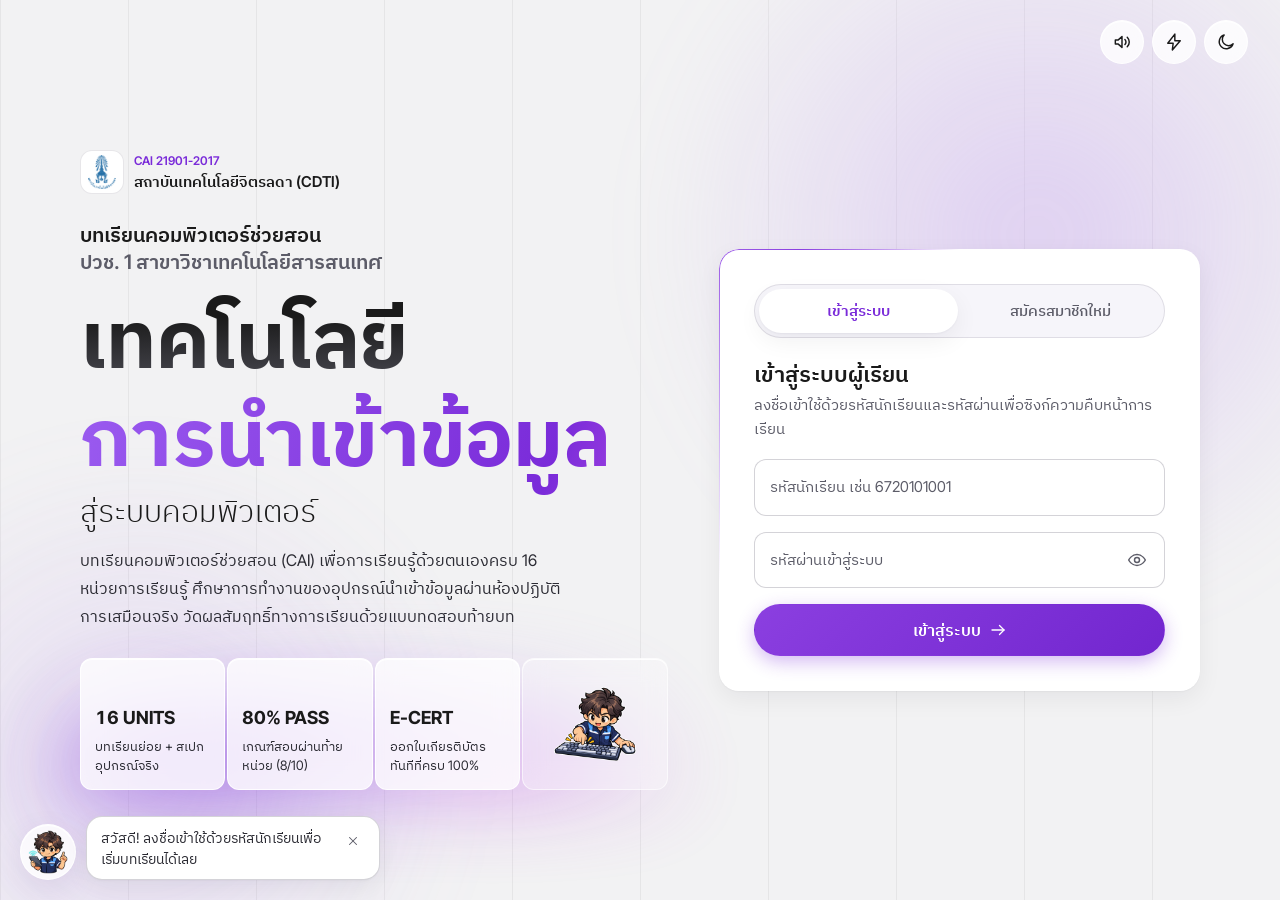
<file: index.html>
<!DOCTYPE html>
<html lang="th">
<head>
  <meta charset="UTF-8" />
  <meta name="viewport" content="width=device-width, initial-scale=1.0, viewport-fit=cover" />
  <meta http-equiv="Cache-Control" content="no-cache, no-store, must-revalidate" />
  <meta http-equiv="Pragma" content="no-cache" />
  <meta http-equiv="Expires" content="0" />
  <meta name="color-scheme" content="light dark" />
  <title>21901-2017 เทคโนโลยีการนำเข้าข้อมูลสู่ระบบคอมพิวเตอร์ | สถาบันเทคโนโลยีจิตรลดา</title>

  <!-- Fonts: Inter Tight (Latin), IBM Plex Sans Thai (Thai), IBM Plex Mono (code) -->
  <link rel="preconnect" href="https://fonts.googleapis.com" />
  <link rel="preconnect" href="https://fonts.gstatic.com" crossorigin />
  <link
    href="https://fonts.googleapis.com/css2?family=IBM+Plex+Mono:wght@400;500;600&family=IBM+Plex+Sans+Thai:wght@300;400;500;600;700&family=Inter+Tight:wght@300;400;500;600;700;800&display=swap"
    rel="stylesheet"
  />

  <link rel="icon" type="image/svg+xml" href="favicon.svg" />
  <link rel="alternate icon" type="image/x-icon" href="favicon.ico" />

  <link rel="stylesheet" href="css/tokens.css?v=5.4" />
  <link rel="stylesheet" href="css/base.css?v=5.4" />
  <link rel="stylesheet" href="css/layout.css?v=5.6" />
  <link rel="stylesheet" href="css/home.css?v=5.4" />
  <link rel="stylesheet" href="css/simulator.css?v=5.4" />
  <link rel="stylesheet" href="css/lessons.css?v=5.4" />
  <link rel="stylesheet" href="css/ean13.css?v=5.4" />
  <link rel="stylesheet" href="css/quiz.css?v=5.4" />
  <link rel="stylesheet" href="css/fx.css?v=5.4" />

  <!-- กำหนดธีมและโหมดการเคลื่อนไหวก่อนวาดหน้า เพื่อไม่ให้สีแฟลช -->
  <script>
    (function () {
      var root = document.documentElement;
      var theme = null;
      var motion = null;
      try {
        theme = localStorage.getItem("cdti_theme");
        motion = localStorage.getItem("cdti_motion_mode");
      } catch (e) {}
      if (theme !== "dark" && theme !== "light") {
        theme = window.matchMedia && window.matchMedia("(prefers-color-scheme: dark)").matches ? "dark" : "light";
      }
      root.setAttribute("data-theme", theme);
      var reduce = window.matchMedia && window.matchMedia("(prefers-reduced-motion: reduce)").matches;
      root.setAttribute("data-motion", motion === "reduced" || (!motion && reduce) ? "reduced" : "full");
    })();
  </script>
</head>
<body>

  <!-- ชุดไอคอน SVG ทั้งระบบ เรียกใช้ด้วย <use href="#icon-..."> -->
  <svg class="icon-sprite" xmlns="http://www.w3.org/2000/svg" aria-hidden="true" focusable="false">
    <symbol id="icon-sparkle-lg" viewBox="0 0 24 24">
      <path d="M12 1C12.8 7.6 16.4 11.2 23 12C16.4 12.8 12.8 16.4 12 23C11.2 16.4 7.6 12.8 1 12C7.6 11.2 11.2 7.6 12 1Z" />
    </symbol>
    <symbol id="icon-sparkle-sm" viewBox="0 0 24 24">
      <path d="M12 5.95C12.44 9.58 14.42 11.56 18.05 12C14.42 12.44 12.44 14.42 12 18.05C11.56 14.42 9.58 12.44 5.95 12C9.58 11.56 11.56 9.58 12 5.95Z" />
    </symbol>
    <symbol id="icon-sun" viewBox="0 0 24 24">
      <circle cx="12" cy="12" r="4" />
      <line x1="12" y1="2" x2="12" y2="4.5" />
      <line x1="12" y1="19.5" x2="12" y2="22" />
      <line x1="2" y1="12" x2="4.5" y2="12" />
      <line x1="19.5" y1="12" x2="22" y2="12" />
      <line x1="4.93" y1="4.93" x2="6.7" y2="6.7" />
      <line x1="17.3" y1="17.3" x2="19.07" y2="19.07" />
      <line x1="4.93" y1="19.07" x2="6.7" y2="17.3" />
      <line x1="17.3" y1="6.7" x2="19.07" y2="4.93" />
    </symbol>
    <symbol id="icon-moon" viewBox="0 0 24 24">
      <path d="M20.5 14.2A8.5 8.5 0 1 1 9.8 3.5A6.6 6.6 0 0 0 20.5 14.2Z" />
    </symbol>
    <symbol id="icon-book" viewBox="0 0 24 24">
      <path d="M12 6.5C10 5 7 4.5 3.5 5V18.5C7 18 10 18.5 12 20C14 18.5 17 18 20.5 18.5V5C17 4.5 14 5 12 6.5Z" />
      <line x1="12" y1="6.5" x2="12" y2="20" />
    </symbol>
    <symbol id="icon-clock" viewBox="0 0 24 24">
      <circle cx="12" cy="12" r="9" />
      <path d="M12 7V12L15.2 14" />
    </symbol>
    <symbol id="icon-check" viewBox="0 0 24 24">
      <circle cx="12" cy="12" r="9" />
      <path d="M8 12.3L10.7 15L16 9.5" />
    </symbol>
    <symbol id="icon-arrow-right" viewBox="0 0 24 24">
      <line x1="4" y1="12" x2="20" y2="12" />
      <path d="M14 6L20 12L14 18" />
    </symbol>
    <symbol id="icon-arrow-left" viewBox="0 0 24 24">
      <line x1="20" y1="12" x2="4" y2="12" />
      <path d="M10 6L4 12L10 18" />
    </symbol>
    <symbol id="icon-bookmark" viewBox="0 0 24 24">
      <path d="M7 3.5H17A1 1 0 0 1 18 4.5V21L12 16.5L6 21V4.5A1 1 0 0 1 7 3.5Z" />
    </symbol>
    <symbol id="icon-menu" viewBox="0 0 24 24">
      <line x1="4" y1="7" x2="20" y2="7" />
      <line x1="4" y1="12" x2="20" y2="12" />
      <line x1="4" y1="17" x2="20" y2="17" />
    </symbol>
    <symbol id="icon-close" viewBox="0 0 24 24">
      <line x1="6" y1="6" x2="18" y2="18" />
      <line x1="18" y1="6" x2="6" y2="18" />
    </symbol>
    <symbol id="icon-tick" viewBox="0 0 24 24">
      <path d="M5 12.5L9.5 17L19 7.5" />
    </symbol>
    <symbol id="icon-lock" viewBox="0 0 24 24">
      <rect x="4.5" y="10.5" width="15" height="10" rx="2" />
      <path d="M8 10.5V7.5A4 4 0 0 1 16 7.5V10.5" />
    </symbol>
    <symbol id="icon-user" viewBox="0 0 24 24">
      <circle cx="12" cy="8" r="4" />
      <path d="M4 20.5A8 8 0 0 1 20 20.5" />
    </symbol>
    <symbol id="icon-upload" viewBox="0 0 24 24">
      <line x1="12" y1="15" x2="12" y2="4" />
      <path d="M7.5 8.5L12 4L16.5 8.5" />
      <path d="M4 15V18.5A2 2 0 0 0 6 20.5H18A2 2 0 0 0 20 18.5V15" />
    </symbol>
    <symbol id="icon-download" viewBox="0 0 24 24">
      <line x1="12" y1="4" x2="12" y2="15" />
      <path d="M7.5 10.5L12 15L16.5 10.5" />
      <path d="M4 15V18.5A2 2 0 0 0 6 20.5H18A2 2 0 0 0 20 18.5V15" />
    </symbol>
    <symbol id="icon-eye" viewBox="0 0 24 24">
      <path d="M2 12C2 12 5.6 5.5 12 5.5C18.4 5.5 22 12 22 12C22 12 18.4 18.5 12 18.5C5.6 18.5 2 12 2 12Z" />
      <circle cx="12" cy="12" r="3" />
    </symbol>
    <symbol id="icon-sound-on" viewBox="0 0 24 24">
      <path d="M4 9.5H7.5L12 5.5V18.5L7.5 14.5H4Z" />
      <path d="M15.5 9A4.2 4.2 0 0 1 15.5 15" />
      <path d="M18.3 6.2A8.2 8.2 0 0 1 18.3 17.8" />
    </symbol>
    <symbol id="icon-sound-off" viewBox="0 0 24 24">
      <path d="M4 9.5H7.5L12 5.5V18.5L7.5 14.5H4Z" />
      <line x1="16" y1="9.5" x2="21" y2="14.5" />
      <line x1="21" y1="9.5" x2="16" y2="14.5" />
    </symbol>
    <symbol id="icon-motion" viewBox="0 0 24 24">
      <path d="M13 2.5L4.5 13.5H11L10 21.5L19.5 10.5H13Z" />
    </symbol>
    <symbol id="icon-home" viewBox="0 0 24 24">
      <path d="M3.5 10.5L12 3.5L20.5 10.5V19.5A1 1 0 0 1 19.5 20.5H15V14.5H9V20.5H4.5A1 1 0 0 1 3.5 19.5Z" />
    </symbol>
    <symbol id="icon-chart" viewBox="0 0 24 24">
      <line x1="6" y1="20" x2="6" y2="13" />
      <line x1="12" y1="20" x2="12" y2="4" />
      <line x1="18" y1="20" x2="18" y2="9" />
    </symbol>
    <symbol id="icon-zoom" viewBox="0 0 24 24">
      <circle cx="11" cy="11" r="7" />
      <line x1="16.2" y1="16.2" x2="21" y2="21" />
    </symbol>
    <symbol id="icon-play" viewBox="0 0 24 24">
      <path d="M7 4.5V19.5L19 12Z" />
    </symbol>
    <symbol id="icon-copy" viewBox="0 0 24 24">
      <rect x="8.5" y="8.5" width="12" height="12" rx="2" />
      <path d="M5.5 15.5H4.5A1 1 0 0 1 3.5 14.5V4.5A1 1 0 0 1 4.5 3.5H14.5A1 1 0 0 1 15.5 4.5V5.5" />
    </symbol>
    <symbol id="icon-alert" viewBox="0 0 24 24">
      <circle cx="12" cy="12" r="9" />
      <line x1="12" y1="7.5" x2="12" y2="13" />
      <line x1="12" y1="16.4" x2="12" y2="16.6" />
    </symbol>
    <symbol id="icon-info" viewBox="0 0 24 24">
      <circle cx="12" cy="12" r="9" />
      <line x1="12" y1="11" x2="12" y2="16.5" />
      <line x1="12" y1="7.4" x2="12" y2="7.6" />
    </symbol>
    <symbol id="icon-x-circle" viewBox="0 0 24 24">
      <circle cx="12" cy="12" r="9" />
      <line x1="9" y1="9" x2="15" y2="15" />
      <line x1="15" y1="9" x2="9" y2="15" />
    </symbol>
    <symbol id="icon-award" viewBox="0 0 24 24">
      <circle cx="12" cy="9" r="5.5" />
      <path d="M8.6 13.6L7 21L12 18.4L17 21L15.4 13.6" />
    </symbol>
    <symbol id="icon-logout" viewBox="0 0 24 24">
      <path d="M10 4H5.5A1 1 0 0 0 4.5 5V19A1 1 0 0 0 5.5 20H10" />
      <line x1="10" y1="12" x2="20.5" y2="12" />
      <path d="M16.5 8L20.5 12L16.5 16" />
    </symbol>
    <symbol id="icon-scan" viewBox="0 0 24 24">
      <path d="M4 8V5A1 1 0 0 1 5 4H8" />
      <path d="M16 4H19A1 1 0 0 1 20 5V8" />
      <path d="M20 16V19A1 1 0 0 1 19 20H16" />
      <path d="M8 20H5A1 1 0 0 1 4 19V16" />
      <line x1="3" y1="12" x2="21" y2="12" />
    </symbol>
    <symbol id="icon-timer" viewBox="0 0 24 24">
      <circle cx="12" cy="13.5" r="7.5" />
      <path d="M12 9.5V13.5L14.5 15.5" />
      <line x1="9.5" y1="2.5" x2="14.5" y2="2.5" />
    </symbol>
    <symbol id="icon-list" viewBox="0 0 24 24">
      <line x1="9" y1="6.5" x2="20" y2="6.5" />
      <line x1="9" y1="12" x2="20" y2="12" />
      <line x1="9" y1="17.5" x2="20" y2="17.5" />
      <circle cx="4.75" cy="6.5" r="0.75" />
      <circle cx="4.75" cy="12" r="0.75" />
      <circle cx="4.75" cy="17.5" r="0.75" />
    </symbol>
    <symbol id="icon-shuffle" viewBox="0 0 24 24">
      <path d="M3.5 7H7C9 7 10.2 8 11.3 9.8L12.7 14.2C13.8 16 15 17 17 17H20.5" />
      <path d="M3.5 17H7C8.3 17 9.3 16.5 10.1 15.6" />
      <path d="M13.9 8.4C14.7 7.5 15.7 7 17 7H20.5" />
      <path d="M18 4.5L20.5 7L18 9.5" />
      <path d="M18 14.5L20.5 17L18 19.5" />
    </symbol>
    <symbol id="icon-layers" viewBox="0 0 24 24">
      <path d="M12 3.5L21 8.5L12 13.5L3 8.5Z" />
      <path d="M3.5 12.5L12 17.2L20.5 12.5" />
      <path d="M3.5 16.3L12 21L20.5 16.3" />
    </symbol>
    <symbol id="icon-instagram" viewBox="0 0 24 24">
      <rect x="3.5" y="3.5" width="17" height="17" rx="5" />
      <circle cx="12" cy="12" r="4" />
      <circle cx="17.2" cy="6.8" r="0.8" />
    </symbol>
    <symbol id="icon-phone" viewBox="0 0 24 24">
      <path d="M5.5 4.5H9L10.8 9L8.5 10.6A11.2 11.2 0 0 0 13.4 15.5L15 13.2L19.5 15V18.5A1.5 1.5 0 0 1 18 20A14.5 14.5 0 0 1 4 6A1.5 1.5 0 0 1 5.5 4.5Z" />
    </symbol>
  </svg>

  <div class="page-backdrop" aria-hidden="true"></div>

  <div id="top-loading-bar" class="top-loading-bar" aria-hidden="true"></div>

  <!-- ========================================================================
       1. หน้าเข้าสู่ระบบและสมัครสมาชิก
       ======================================================================== -->
  <section id="auth-screen" class="auth-wrapper" aria-label="เข้าสู่ระบบ">
    <div class="auth-floating-actions" role="group" aria-label="ตั้งค่าเสียงและการแสดงผล">
      <button id="auth-sound-toggle-btn" type="button" class="icon-btn sound-toggle" aria-label="เปิดหรือปิดเสียงเอฟเฟกต์">
        <span class="icon-swap">
          <svg class="icon icon-sound-on" viewBox="0 0 24 24" aria-hidden="true"><use href="#icon-sound-on"></use></svg>
          <svg class="icon icon-sound-off" viewBox="0 0 24 24" aria-hidden="true"><use href="#icon-sound-off"></use></svg>
        </span>
      </button>
      <button id="auth-motion-toggle-btn" type="button" class="icon-btn motion-toggle-btn" aria-label="สลับโหมดลดแอนิเมชัน">
        <svg class="icon" viewBox="0 0 24 24" aria-hidden="true"><use href="#icon-motion"></use></svg>
      </button>
      <button id="auth-theme-toggle-btn" type="button" class="icon-btn theme-toggle" aria-label="สลับเป็นโหมดมืด">
        <span class="icon-swap">
          <svg class="icon icon-sun" viewBox="0 0 24 24" aria-hidden="true"><use href="#icon-sun"></use></svg>
          <svg class="icon icon-moon" viewBox="0 0 24 24" aria-hidden="true"><use href="#icon-moon"></use></svg>
        </span>
      </button>
    </div>

    <div class="auth-shell">
      <div class="auth-showcase">
        <div class="auth-logo-chip">
          <img src="cdti-logo.png" alt="โลโก้สถาบันเทคโนโลยีจิตรลดา" />
          <div>
            <span class="auth-logo-code">CAI 21901-2017</span>
            <span class="auth-logo-name">สถาบันเทคโนโลยีจิตรลดา (CDTI)</span>
          </div>
        </div>

        <div class="auth-showcase-copy">
          <p class="hero-kicker">
            <span>บทเรียนคอมพิวเตอร์ช่วยสอน</span>
            <span>ปวช. 1 สาขาวิชาเทคโนโลยีสารสนเทศ</span>
          </p>
          <h1 class="auth-title">
            <span class="auth-title-line ink-gradient">เทคโนโลยี</span>
            <span class="auth-title-line accent-gradient">การนำเข้าข้อมูล</span>
            <span class="auth-title-rest">สู่ระบบคอมพิวเตอร์</span>
          </h1>
          <p class="auth-lead">
            บทเรียนคอมพิวเตอร์ช่วยสอน (CAI) เพื่อการเรียนรู้ด้วยตนเองครบ 16 หน่วยการเรียนรู้ ศึกษาการทำงานของอุปกรณ์นำเข้าข้อมูลผ่านห้องปฏิบัติการเสมือนจริง วัดผลสัมฤทธิ์ทางการเรียนด้วยแบบทดสอบท้ายบท
          </p>
        </div>

        <div class="auth-glass-foot">
          <div class="auth-fog" aria-hidden="true"></div>
          <ul class="auth-spec-list">
            <li class="auth-spec-box">
              <span class="auth-spec-num">16 UNITS</span>
              <span class="auth-spec-text">บทเรียนย่อย + สเปกอุปกรณ์จริง</span>
            </li>
            <li class="auth-spec-box">
              <span class="auth-spec-num">80% PASS</span>
              <span class="auth-spec-text">เกณฑ์สอบผ่านท้ายหน่วย (8/10)</span>
            </li>
            <li class="auth-spec-box">
              <span class="auth-spec-num">E-CERT</span>
              <span class="auth-spec-text">ออกใบเกียรติบัตรทันทีที่ครบ 100%</span>
            </li>
            <li class="auth-spec-box auth-spec-box--mascot" aria-hidden="true">
              <img src="images/mascot/mascot-keyboard.png" alt="" class="mascot-sticker" />
            </li>
          </ul>
        </div>
      </div>

      <div class="auth-form-pane">
        <div class="segmented-tabs" role="group" aria-label="เลือกเข้าสู่ระบบหรือสมัครสมาชิก">
          <button id="tab-btn-login" type="button" class="segmented-tab-btn is-active">เข้าสู่ระบบ</button>
          <button id="tab-btn-register" type="button" class="segmented-tab-btn">สมัครสมาชิกใหม่</button>
        </div>

        <div class="auth-pane-head">
          <h2 id="auth-pane-heading">เข้าสู่ระบบผู้เรียน</h2>
          <p id="auth-pane-subtitle">ลงชื่อเข้าใช้ด้วยรหัสนักเรียนและรหัสผ่านเพื่อซิงก์ความคืบหน้าการเรียน</p>
        </div>

        <form id="login-form" class="form-stack" autocomplete="on">
          <div id="login-alert" class="form-alert is-error hidden" role="alert"></div>

          <div class="field-group">
            <div class="floating-field">
              <input id="login-student-id" type="text" class="input-control num-font" placeholder=" " autocomplete="username" required />
              <label for="login-student-id" class="floating-label">รหัสนักเรียน เช่น 6720101001</label>
            </div>
          </div>

          <div class="field-group">
            <div class="floating-field input-with-toggle">
              <input id="login-password" type="password" class="input-control" placeholder=" " autocomplete="current-password" required />
              <label for="login-password" class="floating-label">รหัสผ่านเข้าสู่ระบบ</label>
              <button type="button" class="pwd-toggle-btn" data-toggle-pwd="login-password" aria-label="แสดงรหัสผ่าน">
                <svg class="icon" viewBox="0 0 24 24" aria-hidden="true"><use href="#icon-eye"></use></svg>
              </button>
            </div>
          </div>

          <button id="login-submit-btn" type="submit" class="btn-primary btn-lg btn-block">
            <span>เข้าสู่ระบบ</span>
            <svg class="icon icon-nudge-right" viewBox="0 0 24 24" aria-hidden="true"><use href="#icon-arrow-right"></use></svg>
          </button>
        </form>

        <form id="register-form" class="form-stack hidden" autocomplete="off">
          <div id="register-alert" class="form-alert is-error hidden" role="alert"></div>

          <div class="field-group">
            <span class="field-label">รูปโปรไฟล์ผู้เรียน (บันทึกขึ้น Google Drive อัตโนมัติ)</span>
            <div class="avatar-upload-box">
              <div class="avatar-preview-frame">
                <svg id="reg-avatar-placeholder" class="icon" viewBox="0 0 24 24" aria-hidden="true"><use href="#icon-user"></use></svg>
                <img id="reg-avatar-preview-img" class="hidden" src="favicon.svg" alt="ตัวอย่างรูปโปรไฟล์" />
              </div>
              <div class="avatar-upload-meta">
                <label for="reg-avatar-input" class="btn-secondary btn-sm">
                  <svg class="icon" viewBox="0 0 24 24" aria-hidden="true"><use href="#icon-upload"></use></svg>
                  <span>เลือกรูปโปรไฟล์</span>
                </label>
                <input id="reg-avatar-input" type="file" accept="image/*" class="sr-only" />
                <p id="reg-avatar-filename" class="avatar-upload-note">รองรับไฟล์ .JPG, .PNG หรือ .WEBP (ระบบครอปจัตุรัสให้อัตโนมัติ)</p>
              </div>
            </div>
          </div>

          <div class="field-group">
            <div class="floating-field">
              <input id="reg-student-id" type="text" inputmode="numeric" pattern="[0-9]*" class="input-control num-font" placeholder=" " required />
              <label for="reg-student-id" class="floating-label">รหัสนักเรียน (ตัวเลขเท่านั้น) เช่น 6720101015</label>
            </div>
            <p class="field-hint">บังคับเฉพาะตัวเลข 0-9 เท่านั้น</p>
          </div>

          <div class="field-group">
            <div class="floating-field">
              <input id="reg-full-name" type="text" class="input-control" placeholder=" " required />
              <label for="reg-full-name" class="floating-label">ชื่อ-นามสกุลจริง (สำหรับพิมพ์ใบเกียรติบัตร)</label>
            </div>
          </div>

          <div class="dual-field-grid">
            <div class="field-group">
              <div class="floating-field input-with-toggle">
                <input id="reg-password" type="password" class="input-control" placeholder=" " autocomplete="new-password" required />
                <label for="reg-password" class="floating-label">รหัสผ่าน</label>
                <button type="button" class="pwd-toggle-btn" data-toggle-pwd="reg-password" aria-label="แสดงรหัสผ่าน">
                  <svg class="icon" viewBox="0 0 24 24" aria-hidden="true"><use href="#icon-eye"></use></svg>
                </button>
              </div>
            </div>
            <div class="field-group">
              <div class="floating-field">
                <input id="reg-confirm-password" type="password" class="input-control" placeholder=" " autocomplete="new-password" required />
                <label for="reg-confirm-password" class="floating-label">ยืนยันรหัสผ่าน</label>
              </div>
            </div>
          </div>
          <p class="field-hint">เงื่อนไขรหัสผ่าน: ความยาวอย่างน้อย 8 ตัวอักษร, มีตัวพิมพ์ใหญ่ (A-Z) อย่างน้อย 1 ตัว และอักขระพิเศษ (!@#$%^&amp;*) อย่างน้อย 1 ตัว</p>

          <button id="register-submit-btn" type="submit" class="btn-primary btn-lg btn-block">
            <span>สมัครสมาชิกและเริ่มเรียน</span>
            <svg class="icon icon-nudge-right" viewBox="0 0 24 24" aria-hidden="true"><use href="#icon-arrow-right"></use></svg>
          </button>
        </form>
      </div>
    </div>
  </section>

  <!-- ========================================================================
       2. ส่วนหลักหลังเข้าสู่ระบบ
       ======================================================================== -->
  <div id="app-shell" class="hidden">
    <div class="sticky-navbar">
      <header class="site-header">
        <div class="site-header-inner">
          <a id="navbar-brand-home" href="#home" class="brand-cluster" aria-label="กลับหน้าหลัก">
            <img src="cdti-logo.png" alt="" class="brand-logo" />
            <span class="brand-text">
              <span class="brand-code">CAI 21901-2017</span>
              <span class="brand-title">เทคโนโลยีการนำเข้าข้อมูลฯ</span>
            </span>
          </a>

          <nav class="nav-links" aria-label="เมนูหลัก">
            <button type="button" class="nav-btn is-active" data-nav-view="home" title="คีย์ลัด: กดปุ่ม 1">หน้าหลัก</button>
            <button type="button" class="nav-btn" data-nav-view="lessons" title="คีย์ลัด: กดปุ่ม 2">บทเรียน 16 หน่วย</button>
            <button type="button" class="nav-btn" data-nav-view="progress" title="คีย์ลัด: กดปุ่ม 3">ความคืบหน้า</button>
            <button type="button" class="nav-btn" data-nav-view="creator" title="คีย์ลัด: กดปุ่ม 4">ผู้จัดทำ</button>
          </nav>

          <div class="header-actions">
            <button id="sound-toggle-btn" type="button" class="icon-btn sound-toggle header-extra" aria-label="เปิดหรือปิดเสียงเอฟเฟกต์">
              <span class="icon-swap">
                <svg class="icon icon-sound-on" viewBox="0 0 24 24" aria-hidden="true"><use href="#icon-sound-on"></use></svg>
                <svg class="icon icon-sound-off" viewBox="0 0 24 24" aria-hidden="true"><use href="#icon-sound-off"></use></svg>
              </span>
            </button>
            <button id="motion-toggle-btn" type="button" class="icon-btn motion-toggle-btn header-extra" aria-label="สลับโหมดลดแอนิเมชัน">
              <svg class="icon" viewBox="0 0 24 24" aria-hidden="true"><use href="#icon-motion"></use></svg>
            </button>
            <button id="theme-toggle-btn" type="button" class="icon-btn theme-toggle" aria-label="สลับเป็นโหมดมืด">
              <span class="icon-swap">
                <svg class="icon icon-sun" viewBox="0 0 24 24" aria-hidden="true"><use href="#icon-sun"></use></svg>
                <svg class="icon icon-moon" viewBox="0 0 24 24" aria-hidden="true"><use href="#icon-moon"></use></svg>
              </span>
            </button>
            <button id="navbar-profile-btn" type="button" class="profile-trigger" aria-label="ข้อมูลบัญชีและเปลี่ยนรหัสผ่าน">
              <img id="navbar-avatar-img" src="favicon.svg" alt="" class="avatar-circle" />
              <span class="profile-trigger-meta">
                <span id="navbar-user-name" class="profile-trigger-name">ชื่อ-นามสกุล</span>
                <span id="navbar-user-id" class="profile-trigger-id">0000000000</span>
              </span>
            </button>
            <button id="toc-menu-btn" type="button" class="icon-btn toc-menu-btn" aria-label="เปิดสารบัญบทเรียน" aria-expanded="false" aria-controls="lesson-toc">
              <span class="icon-swap">
                <svg class="icon icon-menu" viewBox="0 0 24 24" aria-hidden="true"><use href="#icon-menu"></use></svg>
                <svg class="icon icon-close" viewBox="0 0 24 24" aria-hidden="true"><use href="#icon-close"></use></svg>
              </span>
            </button>
          </div>
        </div>
      </header>

      <nav class="mobile-nav-bar" aria-label="เมนูมือถือ">
        <button type="button" class="nav-btn is-active" data-nav-view="home">
          <svg class="icon" viewBox="0 0 24 24" aria-hidden="true"><use href="#icon-home"></use></svg>
          <span>หน้าหลัก</span>
        </button>
        <button type="button" class="nav-btn" data-nav-view="lessons">
          <svg class="icon" viewBox="0 0 24 24" aria-hidden="true"><use href="#icon-book"></use></svg>
          <span>บทเรียน</span>
        </button>
        <button type="button" class="nav-btn" data-nav-view="progress">
          <svg class="icon" viewBox="0 0 24 24" aria-hidden="true"><use href="#icon-chart"></use></svg>
          <span>ความคืบหน้า</span>
        </button>
        <button type="button" class="nav-btn" data-nav-view="creator">
          <svg class="icon" viewBox="0 0 24 24" aria-hidden="true"><use href="#icon-user"></use></svg>
          <span>ผู้จัดทำ</span>
        </button>
      </nav>

      <div class="scroll-progress-track" aria-hidden="true">
        <div id="scroll-progress-bar" class="scroll-progress-bar"></div>
      </div>
    </div>

    <main class="app-container">

      <!-- ==================================================================
           มุมมองที่ 1: หน้าแรก
           ================================================================== -->
      <section id="view-home" class="view-stack">

        <!-- A. Hero -->
        <div id="home-hero" class="hero">
          <div class="hero-glow" aria-hidden="true"></div>
          <div class="hero-sparkle-field" aria-hidden="true">
            <svg class="icon icon-fill f1" viewBox="0 0 24 24"><use href="#icon-sparkle-sm"></use></svg>
            <svg class="icon icon-fill f2" viewBox="0 0 24 24"><use href="#icon-sparkle-lg"></use></svg>
            <svg class="icon icon-fill f3" viewBox="0 0 24 24"><use href="#icon-sparkle-sm"></use></svg>
            <svg class="icon icon-fill f4" viewBox="0 0 24 24"><use href="#icon-sparkle-sm"></use></svg>
            <svg class="icon icon-fill f5" viewBox="0 0 24 24"><use href="#icon-sparkle-lg"></use></svg>
          </div>

          <div class="hero-top">
            <p class="hero-kicker">
              <span>เทคโนโลยีสารสนเทศ</span>
              <span>ปวช. 1 รหัสวิชา 21901-2017</span>
            </p>
            <p class="hero-welcome">
              <span class="hero-welcome-label">ผู้เรียน</span>
              <strong id="home-welcome-name">ผู้เรียน</strong>
            </p>
          </div>

          <h1 class="hero-title">
            <span class="hero-line hero-line-1">
              <span class="ink-gradient">เรียนรู้</span>
              <span class="hero-sparkles" aria-hidden="true">
                <svg class="icon icon-fill sparkle sparkle-lg" viewBox="0 0 24 24"><use href="#icon-sparkle-lg"></use></svg>
                <svg class="icon icon-fill sparkle sparkle-sm" viewBox="0 0 24 24"><use href="#icon-sparkle-sm"></use></svg>
              </span>
            </span>
            <span class="hero-line hero-line-2">
              <span class="accent-gradient">การนำเข้าข้อมูล</span>
              <span class="hero-aside">Input Technology</span>
            </span>
            <span class="sr-only">เทคโนโลยีการนำเข้าข้อมูลสู่ระบบคอมพิวเตอร์</span>
          </h1>

          <div class="hero-body">
            <p class="hero-lead">
              หลักสูตรประกาศนียบัตรวิชาชีพ (ปวช.) สาขาวิชาเทคโนโลยีสารสนเทศ รายวิชาเทคโนโลยีการนำเข้าข้อมูลสู่ระบบคอมพิวเตอร์ ปฏิบัติการเรียนรู้วงจร IPO อุปกรณ์นำเข้าข้อมูล สวิตช์กลไก เซนเซอร์ CMOS บาร์โค้ด 1D/2D
              การเข้ารหัสความปลอดภัย SSL/TLS คลื่นวิทยุ RFID ข้อมูลชีวมิติ การตรวจสอบ Check Digit ระบบจัดการฐานข้อมูล และการบีบอัดข้อมูลระดับฮาร์ดแวร์
            </p>

            <div class="hero-actions">
              <button id="home-cta-continue-btn" type="button" class="btn-primary btn-lg">
                <span data-label>เริ่มเรียนหน่วยที่ 1</span>
                <svg class="icon icon-nudge-right" viewBox="0 0 24 24" aria-hidden="true"><use href="#icon-arrow-right"></use></svg>
              </button>
              <button type="button" class="btn-secondary btn-lg" data-nav-view="progress">ตรวจสอบความคืบหน้า 16 หน่วย</button>
            </div>
          </div>

          <dl class="hero-facts">
            <div><dt>สถานศึกษา</dt><dd>โรงเรียนจิตรลดาวิชาชีพ สถาบันเทคโนโลยีจิตรลดา</dd></div>
            <div><dt>ผู้สอน</dt><dd>นายอนุพงศ์ พลายรักษา</dd></div>
            <div><dt>ปีการศึกษา</dt><dd class="num-font">2569</dd></div>
            <div><dt>หน่วยกิต</dt><dd>2 หน่วยกิต (3 ชม./สัปดาห์)</dd></div>
          </dl>

          <div class="hero-stats">
            <div class="hero-stat">
              <span class="hero-stat-label">หน่วยที่ผ่านเกณฑ์</span>
              <span id="home-metric-units" class="hero-stat-value">0 / 16</span>
              <span class="hero-stat-sub">เกณฑ์สอบผ่าน 80% ต่อหน่วย</span>
            </div>
            <div class="hero-stat">
              <span class="hero-stat-label">ความคืบหน้ารวม</span>
              <span id="home-metric-percent" class="hero-stat-value">0%</span>
              <span class="hero-stat-sub">ครบ 100% รับเกียรติบัตร</span>
            </div>
            <div class="hero-stat">
              <span class="hero-stat-label">คะแนนสะสมรวม</span>
              <span id="home-metric-score" class="hero-stat-value">0</span>
              <span class="hero-stat-sub">คะแนนรวมแบบทดสอบ 16 หน่วย</span>
            </div>
            <div class="hero-stat">
              <span class="hero-stat-label">เวลารวมที่ใช้</span>
              <span id="home-metric-time" class="hero-stat-value">00:00</span>
              <span class="hero-stat-sub">เวลาเรียนและทำแบบทดสอบรวม</span>
            </div>
            <div class="hero-stat-bar">
              <div id="home-progress-track" class="progress-track is-thin" role="progressbar" aria-label="ความคืบหน้ารวม" aria-valuemin="0" aria-valuemax="100" aria-valuenow="0">
                <div id="home-progress-fill" class="progress-fill"></div>
              </div>
            </div>
          </div>
        </div>

        <!-- A2. แถบหัวข้อเทคโนโลยีในรายวิชา -->
        <div class="tech-ticker" aria-label="เทคโนโลยีที่เรียนในรายวิชานี้">
          <div class="tech-ticker-track">
              <ul class="tech-ticker-list">
                <li><svg class="icon icon-fill" viewBox="0 0 24 24" aria-hidden="true"><use href="#icon-sparkle-sm"></use></svg><span>บาร์โค้ด EAN-13</span></li>
                <li><svg class="icon icon-fill" viewBox="0 0 24 24" aria-hidden="true"><use href="#icon-sparkle-sm"></use></svg><span>คิวอาร์โค้ด</span></li>
                <li><svg class="icon icon-fill" viewBox="0 0 24 24" aria-hidden="true"><use href="#icon-sparkle-sm"></use></svg><span>RFID และ NFC</span></li>
                <li><svg class="icon icon-fill" viewBox="0 0 24 24" aria-hidden="true"><use href="#icon-sparkle-sm"></use></svg><span>ชีวมิติ</span></li>
                <li><svg class="icon icon-fill" viewBox="0 0 24 24" aria-hidden="true"><use href="#icon-sparkle-sm"></use></svg><span>Data Validation</span></li>
                <li><svg class="icon icon-fill" viewBox="0 0 24 24" aria-hidden="true"><use href="#icon-sparkle-sm"></use></svg><span>Check Digit</span></li>
                <li><svg class="icon icon-fill" viewBox="0 0 24 24" aria-hidden="true"><use href="#icon-sparkle-sm"></use></svg><span>SSL/TLS</span></li>
                <li><svg class="icon icon-fill" viewBox="0 0 24 24" aria-hidden="true"><use href="#icon-sparkle-sm"></use></svg><span>SHA-256</span></li>
                <li><svg class="icon icon-fill" viewBox="0 0 24 24" aria-hidden="true"><use href="#icon-sparkle-sm"></use></svg><span>UTF-8</span></li>
                <li><svg class="icon icon-fill" viewBox="0 0 24 24" aria-hidden="true"><use href="#icon-sparkle-sm"></use></svg><span>การบีบอัดข้อมูล</span></li>
                <li><svg class="icon icon-fill" viewBox="0 0 24 24" aria-hidden="true"><use href="#icon-sparkle-sm"></use></svg><span>Power Query</span></li>
                <li><svg class="icon icon-fill" viewBox="0 0 24 24" aria-hidden="true"><use href="#icon-sparkle-sm"></use></svg><span>PromptPay</span></li>
              </ul>
          </div>
        </div>

        <!-- C. ตัวจำลองการนำเข้าข้อมูล + เกียรติบัตร -->
        <div class="home-panels">
          <section class="surface-card home-panel home-panel--simulator" aria-labelledby="sim-title">
            <div class="card-head">
              <div>
                <span class="eyebrow">Data Input Simulator</span>
                <h2 id="sim-title" class="card-title">ตัวจำลองการนำเข้าข้อมูล</h2>
              </div>
              <div class="btn-row">
                <span id="scanner-fps-badge" class="cyber-scanner-badge">OPTICAL 60FPS</span>
                <button id="scanner-scan-trigger-btn" type="button" class="btn-pixel-action" title="กดเพื่อจำลองการสแกนทันที">
                  <svg class="icon" viewBox="0 0 24 24" aria-hidden="true"><use href="#icon-scan"></use></svg>
                  <span>สแกนทันที</span>
                </button>
              </div>
            </div>
            <p class="card-desc">จำลองการสแกนและแปลงคลื่นกายภาพเป็นสัญญาณดิจิทัลส่งเข้าสู่บัสระบบคอมพิวเตอร์</p>

            <div id="hero-input-scanner" class="cyber-scanner-console is-embedded" data-ui="true">
              <!-- 4 Selectable Scanner Modes -->
              <div class="cyber-scanner-modes" role="group" aria-label="เลือกโหมดจำลองการสแกน">
                <button type="button" class="cyber-mode-btn is-active" data-scanner-mode="laser">
                  <span class="mode-led-indicator is-red"></span>
                  <span class="cyber-mode-text">
                    <strong class="num-font">[01] 1D LASER</strong>
                    <span>สแกนบาร์โค้ด</span>
                  </span>
                </button>
                <button type="button" class="cyber-mode-btn" data-scanner-mode="qr">
                  <span class="mode-led-indicator is-green"></span>
                  <span class="cyber-mode-text">
                    <strong class="num-font">[02] 2D QR CODE</strong>
                    <span>แมทริกซ์ 2 มิติ</span>
                  </span>
                </button>
                <button type="button" class="cyber-mode-btn" data-scanner-mode="rfid">
                  <span class="mode-led-indicator is-blue"></span>
                  <span class="cyber-mode-text">
                    <strong class="num-font">[03] RFID WAVE</strong>
                    <span>คลื่นวิทยุ 13.56M</span>
                  </span>
                </button>
                <button type="button" class="cyber-mode-btn" data-scanner-mode="bio">
                  <span class="mode-led-indicator is-purple"></span>
                  <span class="cyber-mode-text">
                    <strong class="num-font">[04] BIOMETRIC</strong>
                    <span>สแกนลายนิ้วมือ</span>
                  </span>
                </button>
              </div>

              <!-- Visual Interactive Chamber (Full-Height Stage) -->
              <div class="cyber-chamber-stage">
                <div class="cyber-target-frame" id="scanner-target-frame">
                  <!-- Dynamic Scanning Laser Beam -->
                  <div id="cyber-laser-beam" class="cyber-laser-beam"></div>

                  <!-- Target 1: 1D Barcode (Active by default) -->
                  <div class="cyber-target-item is-active" id="target-view-laser">
                    <div class="pixel-barcode-visual">
                      <div class="barcode-bars">
                        <span class="b-bar w1"></span><span class="b-bar w3"></span><span class="b-bar w2"></span>
                        <span class="b-bar w1"></span><span class="b-bar w4"></span><span class="b-bar w2"></span>
                        <span class="b-bar w1"></span><span class="b-bar w3"></span><span class="b-bar w1"></span>
                        <span class="b-bar w2"></span><span class="b-bar w4"></span><span class="b-bar w1"></span>
                        <span class="b-bar w3"></span><span class="b-bar w2"></span><span class="b-bar w1"></span>
                        <span class="b-bar w4"></span><span class="b-bar w2"></span><span class="b-bar w3"></span>
                        <span class="b-bar w1"></span><span class="b-bar w2"></span><span class="b-bar w4"></span>
                      </div>
                      <span class="barcode-num">8 850123 456789</span>
                    </div>
                    <span class="target-tech-pill"><span class="tech-dot is-red"></span>650nm RED LASER BEAM // EAN-13 BARCODE SCANNER</span>
                  </div>

                  <!-- Target 2: 2D QR Code -->
                  <div class="cyber-target-item" id="target-view-qr">
                    <div class="pixel-qr-visual">
                      <div class="qr-matrix-grid">
                        <div class="qr-finder-box f-tl"></div>
                        <div class="qr-finder-box f-tr"></div>
                        <div class="qr-finder-box f-bl"></div>
                      </div>
                      <span class="qr-caption">DENSO-WAVE 2D (33x33)</span>
                    </div>
                    <span class="target-tech-pill"><span class="tech-dot is-green"></span>2D AREA IMAGER // REED-SOLOMON ERROR CORRECTION (30%)</span>
                  </div>

                  <!-- Target 3: RFID Wave -->
                  <div class="cyber-target-item" id="target-view-rfid">
                    <div class="pixel-rfid-visual">
                      <div class="rfid-card-icon">
                        <span class="rfid-chip"></span>
                        <span class="rfid-label">EPC 96-BIT</span>
                      </div>
                      <div class="rfid-radar-rings">
                        <span class="rfid-wave-ring r1"></span>
                        <span class="rfid-wave-ring r2"></span>
                        <span class="rfid-wave-ring r3"></span>
                      </div>
                      <span class="rfid-freq">13.56 MHz // ISO 14443A</span>
                    </div>
                    <span class="target-tech-pill"><span class="tech-dot is-blue"></span>13.56MHz WIRELESS INDUCTION // CONTACTLESS SMART CARD</span>
                  </div>

                  <!-- Target 4: Biometric Fingerprint -->
                  <div class="cyber-target-item" id="target-view-bio">
                    <div class="pixel-bio-visual">
                      <div class="bio-fingerprint-core">
                        <span class="bio-ridge r-1"></span>
                        <span class="bio-ridge r-2"></span>
                        <span class="bio-ridge r-3"></span>
                        <span class="bio-minutiae p1"></span>
                        <span class="bio-minutiae p2"></span>
                        <span class="bio-minutiae p3"></span>
                      </div>
                      <span class="bio-status">MINUTIAE MATCH: 99.6%</span>
                    </div>
                    <span class="target-tech-pill"><span class="tech-dot is-purple"></span>500 DPI OPTICAL BIOMETRIC // RIDGE &amp; MINUTIAE VECTOR</span>
                  </div>
                </div>
              </div>
            </div>
          </section>

          <section class="surface-card home-panel home-panel--cert" aria-labelledby="cert-title">
            <div class="card-head">
              <div>
                <span class="eyebrow">E-Certificate</span>
                <h2 id="cert-title" class="card-title">เกียรติบัตรประจำรายวิชา</h2>
              </div>
              <span id="home-cert-status-pill" class="status-pill is-warn">รอปลดล็อก 100%</span>
            </div>
            <p class="card-desc">เกียรติบัตรรับรองสมรรถนะรายวิชา ออกโดยโรงเรียนจิตรลดาวิชาชีพ สถาบันเทคโนโลยีจิตรลดา</p>

            <div id="home-cert-frame-trigger" class="cert-canvas-frame is-clickable" role="button" tabindex="0" aria-label="คลิกเพื่อขยายดูตัวอย่างเกียรติบัตร">
              <canvas id="home-cert-preview-canvas" width="1600" height="1131"></canvas>
              <span class="cert-canvas-badge">
                <svg class="icon" viewBox="0 0 24 24" aria-hidden="true"><use href="#icon-zoom"></use></svg>
                <span>คลิกเพื่อขยายดูเกียรติบัตร</span>
              </span>
            </div>

            <p id="home-cert-caption" class="home-cert-caption">
              เรียนเนื้อหาและสอบผ่านเกณฑ์ร้อยละ 80 (8/10 คะแนน) ครบทั้ง 16 หน่วย เพื่อปลดล็อกปุ่มดาวน์โหลดเกียรติบัตรความละเอียดสูง
            </p>

            <div class="btn-row home-panel-foot">
              <button id="home-open-cert-modal-btn" type="button" class="btn-secondary">ขยายดูตัวอย่าง</button>
              <button id="home-cert-primary-btn" type="button" class="btn-primary">ดูเงื่อนไขการรับ</button>
            </div>
          </section>
        </div>

        <!-- B. Glass Grid + บทเรียนทั้งหมด -->
        <section class="glass-zone" aria-labelledby="home-lessons-title">
          <div class="glass-fog" aria-hidden="true"></div>
          <div id="home-glass-grid" class="glass-grid" aria-hidden="true"></div>

          <div class="glass-zone-content">
            <div class="glass-zone-head">
              <div>
                <h2 id="home-lessons-title" class="section-title">บทเรียนทั้งหมด</h2>
                <p class="glass-zone-desc">
                  โครงสร้างเนื้อหารายวิชา (Course Syllabus 16 หน่วย) อ้างอิงตามแผนการจัดการเรียนรู้รายวิชา 21901-2017 แบ่งออกเป็น 4 หมวดหลัก คลิกที่การ์ดหน่วยเพื่อเข้าสู่หน้าบทเรียน
                </p>
              </div>
              <button type="button" class="btn-secondary" data-nav-view="lessons">ดูหน้ารวมบทเรียนทั้งหมด</button>
            </div>

            <div id="home-syllabus-grid" class="syllabus-stack"></div>
          </div>
        </section>

        <!-- D. รูปแบบการเรียนรู้ -->
        <section class="plain-section" aria-labelledby="format-title">
          <div class="card-head">
            <div>
              <h2 id="format-title" class="card-title">รูปแบบการเรียนรู้และเกณฑ์การวัดผล</h2>
              <p class="card-desc">ออกแบบเส้นทางการเรียนเป็นลำดับขั้น เข้าใจง่าย และบันทึกสถิติลงฐานข้อมูลทันที</p>
            </div>
            <button type="button" class="btn-secondary" data-nav-view="progress">ดูความคืบหน้าการเรียน</button>
          </div>

          <ol class="learning-steps">
            <li class="learning-step-card">
              <span class="learning-step-num" aria-hidden="true">01</span>
              <span class="eyebrow">Bite-sized content</span>
              <h3>บทเรียนย่อยทีละสเต็ป (16 หน่วย)</h3>
              <p>แบ่งเนื้อหาแต่ละหน่วยออกเป็นสเต็ปสั้นๆ กดถัดไปทีละหัวข้อ อ่านสบายตา ไม่ยาวติดกันจนล้า</p>
            </li>
            <li class="learning-step-card">
              <span class="learning-step-num" aria-hidden="true">02</span>
              <span class="eyebrow">80% unit mastery</span>
              <h3>แบบทดสอบท้ายหน่วย หน่วยละ 10 ข้อ</h3>
              <p>ตรวจคำตอบทันทีพร้อมจับเวลา ต้องทำได้ตั้งแต่ 8 คะแนนขึ้นไป (80%) จึงจะนับว่าผ่านหน่วยการเรียนรู้นั้น</p>
            </li>
            <li class="learning-step-card">
              <span class="learning-step-num" aria-hidden="true">03</span>
              <span class="eyebrow">Online certification</span>
              <h3>รับเกียรติบัตรออนไลน์มาตรฐาน</h3>
              <p>เมื่อเรียนและสอบผ่านเกณฑ์ร้อยละ 80 ครบทั้ง 16 หน่วย ระบบจะปลดล็อกให้ดาวน์โหลดเกียรติบัตรทันที</p>
            </li>
          </ol>
        </section>
      </section>

      <!-- ==================================================================
           มุมมองที่ 2: บทเรียน (รายการ + หน้าอ่าน + แบบทดสอบท้ายหน่วย)
           ================================================================== -->
      <section id="view-lessons" class="view-stack hidden">
        <div id="lessons-directory-shell" class="view-stack">
          <div class="directory-head">
            <div>
              <span class="eyebrow">Learning path</span>
              <h1 class="section-title">บทเรียนออนไลน์ทั้ง 16 หน่วยการเรียนรู้</h1>
              <p class="card-desc">เลือกหน่วยการเรียนรู้เพื่อศึกษาเนื้อหาแบบ Bite-sized Steps และทำแบบทดสอบท้ายหน่วย 10 ข้อ (เกณฑ์ผ่าน 80%)</p>
            </div>

            <div id="lessons-module-filters" class="filter-pills-row" role="group" aria-label="กรองตามหมวดหมู่">
              <button type="button" class="filter-pill-btn is-active" data-module-filter="all">ทั้งหมด</button>
              <button type="button" class="filter-pill-btn" data-module-filter="1">หมวด 1: ข้อมูลดิบ &amp; อุปกรณ์</button>
              <button type="button" class="filter-pill-btn" data-module-filter="2">หมวด 2: บาร์โค้ด &amp; QR Code</button>
              <button type="button" class="filter-pill-btn" data-module-filter="3">หมวด 3: ความปลอดภัย &amp; ชีวมิติ</button>
              <button type="button" class="filter-pill-btn" data-module-filter="4">หมวด 4: ฐานข้อมูล &amp; แปลงรหัส</button>
            </div>
          </div>

          <div id="lessons-selected-unit-banner" class="surface-card selected-unit-banner"></div>

          <div id="lessons-units-grid" class="lesson-card-grid"></div>
        </div>

        <div id="lesson-workspace" class="lesson-workspace hidden"></div>
      </section>

      <!-- ==================================================================
           มุมมองที่ 3: ความคืบหน้าและเกียรติบัตร
           ================================================================== -->
      <section id="view-progress" class="view-stack hidden">
        <div class="surface-card">
          <div class="card-head">
            <div>
              <span class="eyebrow">Progress &amp; E-Certificate</span>
              <h1 class="section-title">ความคืบหน้าการเรียนและเกียรติบัตรประจำรายวิชา</h1>
              <p id="progress-summary-subtitle" class="card-desc">ผ่านเกณฑ์แล้ว 0 จาก 16 หน่วยการเรียนรู้</p>
            </div>
            <div class="progress-score">
              <span class="progress-score-label">ความคืบหน้ารวมสุทธิ</span>
              <span class="progress-ring">
                <svg viewBox="0 0 120 120" aria-hidden="true">
                  <circle class="progress-ring-track" cx="60" cy="60" r="52"></circle>
                  <circle id="progress-ring-arc" class="progress-ring-arc" cx="60" cy="60" r="52" pathLength="100" stroke-dasharray="0 100"></circle>
                </svg>
                <span id="progress-big-percent" class="progress-score-value">0%</span>
              </span>
            </div>
          </div>

          <div class="progress-track is-thick progress-main-track">
            <div id="progress-bar-fill" class="progress-fill"></div>
          </div>

          <dl class="progress-stats">
            <div>
              <dt>หน่วยที่สอบผ่านเกณฑ์ (80%)</dt>
              <dd id="progress-stat-units">0 / 16 หน่วย</dd>
            </div>
            <div>
              <dt>คะแนนแบบทดสอบรวม (เต็ม 160)</dt>
              <dd id="progress-stat-quiz">0 / 160 คะแนน</dd>
            </div>
            <div>
              <dt>เวลารวมที่ใช้ทำกิจกรรม</dt>
              <dd id="progress-stat-time">00:00 นาที</dd>
            </div>
          </dl>

          <div class="unit-map-wrap">
            <div class="unit-map-head">
              <span class="unit-map-title">แผนที่ความคืบหน้า 16 หน่วย</span>
              <span class="unit-map-legend">
                <span class="unit-map-key is-pass">ผ่านเกณฑ์</span>
                <span class="unit-map-key is-progress">กำลังเรียน</span>
                <span class="unit-map-key is-idle">ยังไม่เริ่ม</span>
              </span>
            </div>
            <div id="progress-unit-map" class="unit-map"></div>
          </div>

          <div id="progress-cert-gate-box" class="progress-cert-gate-box">
            <div class="cert-gate-info">
              <span class="mascot-plate" aria-hidden="true">
                <img src="images/mascot/mascot-cert.png" alt="" class="mascot-sticker" loading="lazy" />
              </span>
              <div>
                <div class="cert-gate-title-row">
                  <strong id="progress-cert-gate-title">สถานะเกียรติบัตร: ยังไม่ปลดล็อกการดาวน์โหลด</strong>
                  <span id="progress-cert-gate-pill" class="status-pill is-warn">ต้องผ่านครบ 16 หน่วย</span>
                </div>
                <p id="progress-cert-gate-desc">
                  ระบบบังคับให้เรียนเนื้อหาและทำแบบทดสอบท้ายหน่วยได้คะแนน 80% ขึ้นไปครบทั้ง 16 หน่วย (100%) ก่อนจึงจะสามารถกดดาวน์โหลดเกียรติบัตรได้
                </p>
              </div>
            </div>
            <div class="btn-row">
              <button id="progress-preview-cert-btn" type="button" class="btn-secondary">ดูตัวอย่างเกียรติบัตร</button>
              <button id="progress-download-cert-btn" type="button" class="btn-primary" disabled>
                <svg class="icon" viewBox="0 0 24 24" aria-hidden="true"><use href="#icon-download"></use></svg>
                <span>ดาวน์โหลดเกียรติบัตร (.PNG)</span>
              </button>
            </div>
          </div>
        </div>

        <div class="surface-card surface-card--flush">
          <div class="card-head progress-table-head">
            <div>
              <h2 class="card-title">ตารางสถานะการเรียนรู้รายหน่วย (ครบทั้ง 16 หน่วย)</h2>
              <p class="card-desc">แสดงคะแนนสูงสุดและเวลาที่เร็วที่สุดของแต่ละหน่วย เกณฑ์ผ่านคือ 8 / 10 คะแนน (80%)</p>
            </div>
            <div id="progress-status-filters" class="filter-pills-row" role="group" aria-label="กรองสถานะหน่วยเรียน">
              <button type="button" class="filter-pill-btn is-active" data-progress-filter="all">ทั้งหมด (16)</button>
              <button type="button" class="filter-pill-btn" data-progress-filter="passed">ผ่านเกณฑ์แล้ว</button>
              <button type="button" class="filter-pill-btn" data-progress-filter="pending">ยังไม่ผ่านเกณฑ์</button>
            </div>
          </div>

          <div class="clean-table-wrap">
            <table class="clean-table progress-table">
              <thead>
                <tr>
                  <th scope="col">หน่วยที่</th>
                  <th scope="col">หัวข้อหน่วยการเรียนรู้</th>
                  <th scope="col">การเรียนเนื้อหา</th>
                  <th scope="col" class="num">คะแนนสูงสุด</th>
                  <th scope="col" class="num">เวลาเร็วสุด</th>
                  <th scope="col">สถานะ</th>
                  <th scope="col" class="num">การดำเนินการ</th>
                </tr>
              </thead>
              <tbody id="progress-units-tbody"></tbody>
            </table>
          </div>
        </div>
      </section>

      <!-- ======== มุมมอง 4: ผู้จัดทำและครูผู้สอน ======== -->
      <section id="view-creator" class="view-stack hidden" aria-label="ผู้จัดทำและครูผู้สอน">
        <div class="surface-card creator-hero-card">
          <div class="creator-hero-grid">
            <div class="creator-portrait-col">
              <div class="creator-portrait-frame">
                <img
                  src="images/creator-anupong.jpg"
                  alt="นายอนุพงศ์ พลายรักษา (ครูอาร์ท) ครูผู้สอนและผู้จัดทำสื่อบทเรียนคอมพิวเตอร์ช่วยสอน"
                  class="creator-portrait-img"
                />
              </div>
              <div class="creator-school-chip">
                <img src="cdti-logo.png" alt="โลโก้สถาบันเทคโนโลยีจิตรลดา" class="creator-school-logo" />
                <div class="creator-school-meta">
                  <span class="creator-school-code">CDTI VOCATIONAL SCHOOL</span>
                  <span class="creator-school-name">โรงเรียนจิตรลดาวิชาชีพ</span>
                </div>
              </div>
            </div>

            <div class="creator-info-col">
              <p class="eyebrow">CREATOR &amp; COURSE INSTRUCTOR</p>
              <div class="creator-role-badges">
                <span class="creator-badge is-primary">ครูผู้สอนประจำรายวิชา</span>
                <span class="creator-badge">ผู้จัดทำและพัฒนาสื่อ CAI</span>
              </div>
              <h1 class="creator-name">
                นายอนุพงศ์ พลายรักษา
                <span class="creator-nickname">(ครูอาร์ท)</span>
              </h1>
              <p class="creator-affiliation">
                ครูผู้สอน สาขาวิชาเทคโนโลยีสารสนเทศ โรงเรียนจิตรลดาวิชาชีพ สถาบันเทคโนโลยีจิตรลดา
              </p>
              <p class="creator-bio">
                ครูผู้สอนและผู้พัฒนาสื่อบทเรียนคอมพิวเตอร์ช่วยสอน (CAI) เพื่อให้นักเรียน ปวช.1 เรียนรู้และทบทวนบทเรียนได้ด้วยตนเองทุกที่ทุกเวลา
              </p>

              <div class="creator-contact-section">
                <h2 class="creator-contact-heading">ช่องทางการติดต่อ</h2>
                <div class="creator-contact-grid">
                  <div class="creator-contact-card">
                    <a
                      href="https://www.instagram.com/mxlkuht/"
                      target="_blank"
                      rel="noopener noreferrer"
                      class="creator-contact-link"
                    >
                      <span class="creator-contact-icon" aria-hidden="true">
                        <svg class="icon" viewBox="0 0 24 24" aria-hidden="true"><use href="#icon-instagram"></use></svg>
                      </span>
                      <span class="creator-contact-text">
                        <span class="creator-contact-label">Instagram</span>
                        <span class="creator-contact-value num-font">@mxlkuht</span>
                      </span>
                    </a>
                    <button
                      type="button"
                      class="icon-btn creator-copy-btn"
                      data-copy-text="mxlkuht"
                      data-copy-label="Instagram"
                      aria-label="คัดลอกชื่อบัญชี Instagram"
                      title="คัดลอก mxlkuht"
                    >
                      <svg class="icon" viewBox="0 0 24 24" aria-hidden="true"><use href="#icon-copy"></use></svg>
                    </button>
                  </div>

                  <div class="creator-contact-card">
                    <a href="tel:0659206718" class="creator-contact-link">
                      <span class="creator-contact-icon" aria-hidden="true">
                        <svg class="icon" viewBox="0 0 24 24" aria-hidden="true"><use href="#icon-phone"></use></svg>
                      </span>
                      <span class="creator-contact-text">
                        <span class="creator-contact-label">โทรศัพท์ติดต่อ</span>
                        <span class="creator-contact-value num-font">065-920-6718</span>
                      </span>
                    </a>
                    <button
                      type="button"
                      class="icon-btn creator-copy-btn"
                      data-copy-text="0659206718"
                      data-copy-label="เบอร์โทรศัพท์"
                      aria-label="คัดลอกเบอร์โทรศัพท์"
                      title="คัดลอก 065-920-6718"
                    >
                      <svg class="icon" viewBox="0 0 24 24" aria-hidden="true"><use href="#icon-copy"></use></svg>
                    </button>
                  </div>
                </div>
              </div>
            </div>
          </div>
        </div>

        <div class="creator-detail-grid">
          <div class="surface-card creator-detail-card">
            <p class="eyebrow">COURSE &amp; CAI SPECIFICATION</p>
            <h2 class="card-title">ข้อมูลรายวิชาและสื่อการเรียนรู้</h2>
            <dl class="creator-spec-list">
              <div class="creator-spec-row">
                <dt>รหัสและชื่อรายวิชา</dt>
                <dd>21901-2017 เทคโนโลยีการนำเข้าข้อมูลสู่ระบบคอมพิวเตอร์</dd>
              </div>
              <div class="creator-spec-row">
                <dt>หน่วยกิตและเวลาเรียน</dt>
                <dd>2 หน่วยกิต (3 ชั่วโมง/สัปดาห์)</dd>
              </div>
              <div class="creator-spec-row">
                <dt>ระดับชั้นและสาขาวิชา</dt>
                <dd>ระดับ ปวช.1 สาขาวิชาเทคโนโลยีสารสนเทศ</dd>
              </div>
              <div class="creator-spec-row">
                <dt>สถานศึกษา</dt>
                <dd>โรงเรียนจิตรลดาวิชาชีพ สถาบันเทคโนโลยีจิตรลดา</dd>
              </div>
              <div class="creator-spec-row">
                <dt>ปีการศึกษา</dt>
                <dd class="num-font">2569</dd>
              </div>
              <div class="creator-spec-row">
                <dt>โครงสร้างสื่อ CAI</dt>
                <dd>เนื้อหา 16 หน่วย (4 หมวด), เครื่องจำลองอินเทอร์แอคทีฟ, แบบทดสอบท้ายหน่วย และเกียรติบัตรออนไลน์</dd>
              </div>
              <div class="creator-spec-row">
                <dt>เกณฑ์ผ่านรายหน่วย</dt>
                <dd>อ่านเนื้อหาครบทุกสเต็ป และสอบผ่าน 8 / 10 คะแนน (80%) ขึ้นไปทุกหน่วยเพื่อปลดล็อกเกียรติบัตร</dd>
              </div>
            </dl>
          </div>

          <div class="surface-card creator-detail-card">
            <p class="eyebrow">DEVELOPMENT ROLES</p>
            <h2 class="card-title">ขอบเขตการจัดทำและพัฒนาสื่อ</h2>
            <ul class="creator-roles-list">
              <li class="creator-role-item">
                <span class="creator-role-icon" aria-hidden="true">
                  <svg class="icon" viewBox="0 0 24 24" aria-hidden="true"><use href="#icon-book"></use></svg>
                </span>
                <div>
                  <strong class="creator-role-title">ออกแบบเนื้อหาและแผนการจัดการเรียนรู้</strong>
                  <p class="creator-role-desc">เรียบเรียงสาระการเรียนรู้ทั้ง 16 หน่วย จัดแบ่งสเต็ปการอ่านและจัดทำแบบทดสอบวัดผลสัมฤทธิ์ประจำหน่วย</p>
                </div>
              </li>
              <li class="creator-role-item">
                <span class="creator-role-icon" aria-hidden="true">
                  <svg class="icon" viewBox="0 0 24 24" aria-hidden="true"><use href="#icon-layers"></use></svg>
                </span>
                <div>
                  <strong class="creator-role-title">พัฒนาเว็บไซต์และระบบฐานข้อมูลผู้เรียน</strong>
                  <p class="creator-role-desc">พัฒนาเว็บแอปพลิเคชันแบบครบวงจร ระบบบัญชีนักเรียน และการซิงก์คะแนนความคืบหน้าเข้า Google Sheets</p>
                </div>
              </li>
              <li class="creator-role-item">
                <span class="creator-role-icon" aria-hidden="true">
                  <svg class="icon" viewBox="0 0 24 24" aria-hidden="true"><use href="#icon-scan"></use></svg>
                </span>
                <div>
                  <strong class="creator-role-title">ออกแบบสื่อภาพประกอบและห้องทดลองเสมือน</strong>
                  <p class="creator-role-desc">จัดทำภาพประกอบอธิบายโครงสร้างอุปกรณ์ เครื่องจำลองการสแกน 4 โหมด และแล็บคำนวณเลขตรวจสอบ EAN-13</p>
                </div>
              </li>
              <li class="creator-role-item">
                <span class="creator-role-icon" aria-hidden="true">
                  <svg class="icon" viewBox="0 0 24 24" aria-hidden="true"><use href="#icon-award"></use></svg>
                </span>
                <div>
                  <strong class="creator-role-title">ระบบประเมินผลและออกเกียรติบัตรออนไลน์</strong>
                  <p class="creator-role-desc">กำหนดเกณฑ์ผ่าน 80% ต่อหน่วย และพัฒนาระบบออกใบเกียรติบัตรอิเล็กทรอนิกส์ความละเอียดสูงเมื่อเรียนครบ 100%</p>
                </div>
              </li>
            </ul>
          </div>
        </div>

        <div class="surface-card creator-cta-bar">
          <div class="creator-cta-copy">
            <h2 class="creator-cta-title">พร้อมเรียนต่อหรือทบทวนบทเรียนแล้วหรือยัง?</h2>
            <p class="creator-cta-desc">หากพบปัญหาการใช้งานระบบหรือมีคำถามเพิ่มเติมในเนื้อหาวิชา สามารถติดต่อครูอาร์ทผ่านช่องทางด้านบนได้ตลอดครับ</p>
          </div>
          <div class="btn-row">
            <button type="button" class="btn-secondary" data-nav-view="progress">ดูความคืบหน้าของฉัน</button>
            <button type="button" class="btn-primary" data-nav-view="lessons">
              <span>ไปที่บทเรียน 16 หน่วย</span>
              <svg class="icon icon-nudge-right" viewBox="0 0 24 24" aria-hidden="true"><use href="#icon-arrow-right"></use></svg>
            </button>
          </div>
        </div>
      </section>

      <footer class="info-bar">
        <span>CAI 21901-2017 เทคโนโลยีการนำเข้าข้อมูลสู่ระบบคอมพิวเตอร์</span>
        <span>ปีการศึกษา <span class="num-font">2569</span></span>
      </footer>
    </main>
  </div>

  <!-- ========================================================================
       3. หน้าต่างตัวอย่างเกียรติบัตร
       ======================================================================== -->
  <div id="cert-preview-modal" class="modal-overlay hidden" role="dialog" aria-modal="true" aria-labelledby="cert-modal-title">
    <div class="modal-dialog is-wide">
      <div class="modal-header">
        <div>
          <h3 id="cert-modal-title" class="modal-title">เกียรติบัตรอิเล็กทรอนิกส์ประจำรายวิชา 21901-2017</h3>
          <p id="cert-modal-subtitle" class="modal-subtitle">โรงเรียนจิตรลดาวิชาชีพ สถาบันเทคโนโลยีจิตรลดา</p>
        </div>
        <button id="close-cert-modal-btn" type="button" class="icon-btn" aria-label="ปิดหน้าต่างตัวอย่างเกียรติบัตร">
          <svg class="icon" viewBox="0 0 24 24" aria-hidden="true"><use href="#icon-close"></use></svg>
        </button>
      </div>

      <div class="cert-preview-body">
        <div class="cert-canvas-frame">
          <canvas id="modal-cert-preview-canvas" width="1600" height="1131"></canvas>
        </div>
      </div>

      <div class="modal-footer">
        <span id="modal-cert-lock-note" class="modal-note">สอบผ่านครบ 16 หน่วย (100%) เพื่อปลดล็อกการดาวน์โหลดไฟล์ความละเอียดสูง</span>
        <div class="btn-row">
          <button id="modal-cert-close-secondary" type="button" class="btn-secondary">ปิดหน้าต่าง</button>
          <button id="modal-cert-download-btn" type="button" class="btn-primary" disabled>
            <svg class="icon" viewBox="0 0 24 24" aria-hidden="true"><use href="#icon-download"></use></svg>
            <span>ดาวน์โหลดเกียรติบัตร (.PNG)</span>
          </button>
        </div>
      </div>
    </div>
  </div>

  <!-- ========================================================================
       4. หน้าต่างข้อมูลผู้เรียนและเปลี่ยนรหัสผ่าน
       ======================================================================== -->
  <div id="profile-modal" class="modal-overlay hidden" role="dialog" aria-modal="true" aria-labelledby="profile-modal-title">
    <div class="modal-dialog">
      <div class="modal-header">
        <div>
          <h3 id="profile-modal-title" class="modal-title">ข้อมูลผู้เรียนและการตั้งค่ารหัสผ่าน</h3>
          <p class="modal-subtitle">จัดการรูปโปรไฟล์และรหัสผ่านบัญชีของคุณ</p>
        </div>
        <button id="close-profile-modal-btn" type="button" class="icon-btn" aria-label="ปิดหน้าต่าง">
          <svg class="icon" viewBox="0 0 24 24" aria-hidden="true"><use href="#icon-close"></use></svg>
        </button>
      </div>

      <div class="profile-summary">
        <img id="modal-profile-avatar" src="favicon.svg" alt="รูปโปรไฟล์ผู้เรียน" class="avatar-circle-lg" />
        <div class="profile-summary-meta">
          <h4 id="modal-profile-name">ชื่อ-นามสกุล</h4>
          <p id="modal-profile-id" class="num-font">รหัสนักเรียน: -</p>
          <label for="modal-avatar-upload-input" class="btn-secondary btn-sm">
            <svg class="icon" viewBox="0 0 24 24" aria-hidden="true"><use href="#icon-upload"></use></svg>
            <span>เปลี่ยนรูปโปรไฟล์ใหม่</span>
          </label>
          <input id="modal-avatar-upload-input" type="file" accept="image/*" class="sr-only" />
        </div>
      </div>

      <dl class="profile-stats">
        <div>
          <dt>ความคืบหน้า</dt>
          <dd id="modal-profile-progress">0 / 16 (0%)</dd>
        </div>
        <div>
          <dt>คะแนนรวม</dt>
          <dd id="modal-profile-score">0 คะแนน</dd>
        </div>
        <div>
          <dt>เวลารวม</dt>
          <dd id="modal-profile-time">00:00 นาที</dd>
        </div>
      </dl>

      <form id="change-password-form" class="form-stack profile-form">
        <h4>เปลี่ยนรหัสผ่าน</h4>
        <div id="profile-modal-alert" class="form-alert is-error hidden" role="alert"></div>

        <div class="field-group">
          <div class="floating-field">
            <input id="pwd-current" type="password" class="input-control" placeholder=" " autocomplete="current-password" required />
            <label for="pwd-current" class="floating-label">รหัสผ่านปัจจุบัน</label>
          </div>
        </div>

        <div class="dual-field-grid">
          <div class="field-group">
            <div class="floating-field">
              <input id="pwd-new" type="password" class="input-control" placeholder=" " autocomplete="new-password" required />
              <label for="pwd-new" class="floating-label">รหัสผ่านใหม่</label>
            </div>
          </div>
          <div class="field-group">
            <div class="floating-field">
              <input id="pwd-confirm" type="password" class="input-control" placeholder=" " autocomplete="new-password" required />
              <label for="pwd-confirm" class="floating-label">ยืนยันรหัสผ่านใหม่</label>
            </div>
          </div>
        </div>
        <p class="field-hint">เงื่อนไขรหัสผ่าน: ความยาวอย่างน้อย 8 ตัวอักษร, มีพิมพ์ใหญ่ (A-Z) และอักขระพิเศษอย่างน้อย 1 ตัว</p>

        <div class="profile-form-actions">
          <button id="logout-btn" type="button" class="btn-danger-outline">
            <svg class="icon" viewBox="0 0 24 24" aria-hidden="true"><use href="#icon-logout"></use></svg>
            <span>ออกจากระบบ</span>
          </button>
          <button id="pwd-submit-btn" type="submit" class="btn-primary">บันทึกรหัสผ่านใหม่</button>
        </div>
      </form>
    </div>
  </div>

  <!-- ผู้ช่วยแนะนำการเรียน -->
  <aside id="studio-mascot-companion" class="studio-mascot-companion" aria-label="ผู้ช่วยแนะนำการเรียน">
    <button id="mascot-companion-trigger" type="button" class="mascot-companion-btn" aria-label="คลิกเพื่อดูเคล็ดลับการเรียนจากผู้ช่วย" title="คลิกเพื่อดูเคล็ดลับการเรียน">
      <img id="mascot-companion-img" src="images/mascot/mascot-study.png" alt="ตัวการ์ตูนผู้ช่วยการเรียน" class="mascot-companion-avatar" />
    </button>
    <div id="mascot-companion-bubble" class="mascot-companion-bubble">
      <p id="mascot-companion-text" class="mascot-companion-text">สวัสดี ลงชื่อเข้าใช้ด้วยรหัสนักเรียนเพื่อเริ่มบทเรียนได้เลย</p>
      <button id="mascot-companion-close" type="button" class="mascot-companion-close" aria-label="ซ่อนข้อความผู้ช่วย" title="ซ่อนข้อความ">
        <svg class="icon icon-sm" viewBox="0 0 24 24" aria-hidden="true"><use href="#icon-close"></use></svg>
      </button>
    </div>
  </aside>

  <div id="toast-stack" class="toast-stack" aria-live="polite"></div>

  <script src="js/config.js?v=5.6"></script>
  <script src="js/sound.js?v=5.4"></script>
  <script src="js/api.js?v=5.4"></script>
  <script src="js/motion.js?v=5.4"></script>
  <script src="js/ui.js?v=5.6"></script>
  <script src="js/auth.js?v=5.4"></script>
  <script src="js/certificate.js?v=5.6"></script>
  <script src="js/curriculum-part1.js?v=5.5"></script>
  <script src="js/curriculum-part2.js?v=5.6"></script>
  <script src="js/ean13-guide.js?v=5.4"></script>
  <script src="js/learning.js?v=5.5"></script>
  <script src="js/mascot.js?v=5.5"></script>
  <script src="js/app.js?v=5.6"></script>
  <script src="js/fx.js?v=5.4"></script>
</body>
</html>
</file>
<file: css/tokens.css>
/* ==========================================================================
   css/tokens.css  Design tokens: Glassmorphism Grid Gradient
   สีทั้งหมดของระบบประกาศที่ไฟล์นี้ไฟล์เดียว component ห้ามฮาร์ดโค้ดสี
   ========================================================================== */

:root {
  color-scheme: light;

  /* ---- Brief tokens (light) ---- */
  --bg: #F2F2F3;
  --bg-grid-line: rgba(0, 0, 0, 0.05);
  --text-primary: #1A1A1A;
  --text-secondary: #A8A8AD; /* ป้ายตกแต่งขนาดใหญ่เท่านั้น ไม่ผ่าน AA สำหรับตัวอ่าน */
  --accent: #8B3FE0;
  --accent-soft: #B98CF0;
  --accent-glow: #C85BE8;
  --accent-deep: #7A2BD9;
  --sparkle: #4A4F7A;
  --tile-bg: rgba(255, 255, 255, 0.35);
  --tile-border: rgba(255, 255, 255, 0.6);
  --text-on-gradient: #FFFFFF;

  /* ---- Lesson-site additions ---- */
  --surface: #FFFFFF;
  --surface-2: #F6F5FA;
  --surface-3: #EDEBF4;
  --text-body: #2B2B33;
  --text-muted: #5C5C68;
  --line: rgba(20, 16, 40, 0.10);
  --line-strong: rgba(20, 16, 40, 0.18);

  --accent-ink: #7A2BD9;                    /* ตัวอักษรม่วงบนพื้นสว่าง */
  --accent-tint: rgba(139, 63, 224, 0.10);  /* พื้นไฮไลต์ม่วงจาง */
  --accent-tint-strong: rgba(139, 63, 224, 0.18);
  --accent-ring: rgba(139, 63, 224, 0.42);

  --grad-title-from: #9B5CF0;
  --grad-title-to: #7A2BD9;
  --grad-ink-from: #1A1A1A;
  --grad-ink-to: #55555F;
  --btn-from: #8B3FE0;
  --btn-to: #7226CF;
  --btn-shadow: rgba(122, 43, 217, 0.32);

  --success: #1A7A4F;
  --success-tint: rgba(26, 122, 79, 0.11);
  --success-line: rgba(26, 122, 79, 0.34);
  --warning: #8A5A00;
  --warning-tint: rgba(196, 134, 0, 0.14);
  --warning-line: rgba(160, 108, 0, 0.36);
  --danger: #B3261E;
  --danger-tint: rgba(179, 38, 30, 0.09);
  --danger-line: rgba(179, 38, 30, 0.34);

  /* Glass */
  --glass-bg: rgba(255, 255, 255, 0.80);
  --glass-bg-hover: rgba(255, 255, 255, 0.92);
  --glass-border: rgba(255, 255, 255, 0.85);
  --glass-highlight: rgba(255, 255, 255, 0.9);
  --glass-shadow: 0 10px 30px rgba(74, 40, 140, 0.10);
  --glass-shadow-hover: 0 18px 44px rgba(74, 40, 140, 0.18);
  --header-bg: rgba(242, 242, 243, 0.72);
  --overlay: rgba(20, 16, 40, 0.42);
  --number-ghost: rgba(122, 43, 217, 0.16);

  /* Fog under the glass grid */
  --fog-deep: rgba(122, 43, 217, 0.78);
  --fog-mid: rgba(200, 91, 232, 0.55);
  --fog-soft: rgba(185, 140, 240, 0.62);
  --fog-opacity: 0.9;
  --ambient-glow: rgba(185, 140, 240, 0.34);
  --cursor-glow: rgba(200, 91, 232, 0.22);

  /* Code block */
  --code-bg: #17141F;
  --code-text: #ECE8F7;
  --code-muted: #A79FC0;
  --code-line: rgba(255, 255, 255, 0.10);

  --shadow-card: 0 1px 2px rgba(20, 16, 40, 0.04), 0 8px 24px rgba(20, 16, 40, 0.06);
  --shadow-pop: 0 24px 60px rgba(20, 16, 40, 0.22);

  /* ---- Shape, type, motion ---- */
  --radius-xs: 8px;
  --radius-sm: 12px;
  --radius-md: 16px;
  --radius-lg: 20px;
  --radius-pill: 999px;

  --font-sans: "Inter Tight", "IBM Plex Sans Thai", "Noto Sans Thai", system-ui, -apple-system, "Segoe UI", sans-serif;
  --font-thai: "IBM Plex Sans Thai", "Noto Sans Thai", "Inter Tight", system-ui, sans-serif;
  --font-mono: "IBM Plex Mono", ui-monospace, "Cascadia Mono", Consolas, monospace;

  --container: 1200px;
  --gutter: clamp(16px, 4vw, 32px);
  --header-h: 68px;

  --ease-out: cubic-bezier(0.22, 1, 0.36, 1);
  --ease-spring: cubic-bezier(0.34, 1.56, 0.64, 1);
  --t-fast: 160ms;
  --t-med: 250ms;
  --t-theme: 400ms;
}

[data-theme="dark"] {
  color-scheme: dark;

  --bg: #0B0A10;
  --bg-grid-line: rgba(255, 255, 255, 0.06);
  --text-primary: #F5F5F7;
  --text-secondary: #6E6E78;
  --accent: #A66BFF;
  --accent-soft: #7F4FD6;
  --accent-glow: #D46BFF;
  --accent-deep: #5B1FC4;
  --sparkle: #9EA4E0;
  --tile-bg: rgba(255, 255, 255, 0.06);
  --tile-border: rgba(255, 255, 255, 0.14);
  --text-on-gradient: #FFFFFF;

  --surface: #14131C;
  --surface-2: #1B1A26;
  --surface-3: #242231;
  --text-body: #DADAE2;
  --text-muted: #A6A6B4;
  --line: rgba(255, 255, 255, 0.10);
  --line-strong: rgba(255, 255, 255, 0.20);

  --accent-ink: #B88BFF;
  --accent-tint: rgba(166, 107, 255, 0.14);
  --accent-tint-strong: rgba(166, 107, 255, 0.26);
  --accent-ring: rgba(166, 107, 255, 0.55);

  --grad-title-from: #B88BFF;
  --grad-title-to: #8B4DF2;
  --grad-ink-from: #FFFFFF;
  --grad-ink-to: #B9B9C6;
  --btn-from: #8B3FE0;
  --btn-to: #6A22C8;
  --btn-shadow: rgba(166, 107, 255, 0.42);

  --success: #5FD3A0;
  --success-tint: rgba(95, 211, 160, 0.13);
  --success-line: rgba(95, 211, 160, 0.36);
  --warning: #F0C169;
  --warning-tint: rgba(240, 193, 105, 0.13);
  --warning-line: rgba(240, 193, 105, 0.36);
  --danger: #FF8F86;
  --danger-tint: rgba(255, 143, 134, 0.13);
  --danger-line: rgba(255, 143, 134, 0.38);

  --glass-bg: rgba(20, 19, 28, 0.66);
  --glass-bg-hover: rgba(30, 27, 44, 0.78);
  --glass-border: rgba(255, 255, 255, 0.16);
  --glass-highlight: rgba(255, 255, 255, 0.22);
  --glass-shadow: 0 10px 34px rgba(0, 0, 0, 0.45);
  --glass-shadow-hover: 0 18px 50px rgba(120, 60, 255, 0.34);
  --header-bg: rgba(11, 10, 16, 0.68);
  --overlay: rgba(4, 3, 10, 0.68);
  --number-ghost: rgba(184, 139, 255, 0.20);

  --fog-deep: rgba(110, 40, 235, 0.95);
  --fog-mid: rgba(212, 107, 255, 0.72);
  --fog-soft: rgba(127, 79, 214, 0.80);
  --fog-opacity: 1;
  --ambient-glow: rgba(127, 79, 214, 0.30);
  --cursor-glow: rgba(212, 107, 255, 0.26);

  --code-bg: #0E0D15;
  --code-text: #ECE8F7;
  --code-muted: #9A93B5;
  --code-line: rgba(255, 255, 255, 0.10);

  --shadow-card: 0 1px 2px rgba(0, 0, 0, 0.3), 0 10px 30px rgba(0, 0, 0, 0.32);
  --shadow-pop: 0 24px 70px rgba(0, 0, 0, 0.6);
}

/* --------------------------------------------------------------------------
   ชื่อโทเคนเดิมที่เทมเพลต JS ยังอ้างถึง ชี้มาที่โทเคนใหม่ทั้งหมด
   -------------------------------------------------------------------------- */
:root,
[data-theme="dark"] {
  --bg-ground: var(--bg);
  --bg-surface: var(--surface);
  --bg-subtle: var(--surface-2);
  --bg-hover: var(--surface-3);
  --bg-card: var(--surface);
  --surface-card: var(--surface);
  --surface-secondary: var(--surface-2);
  --text-main: var(--text-primary);
  --color-ink-subtle: var(--text-muted);
  --border-subtle: var(--line);
  --border-ink: var(--line-strong);
  --border-control: var(--line-strong);
  --border-focus: var(--accent);
  --shadow-ink: transparent;
  --accent-signal: var(--accent-ink);
  --brand-accent: var(--accent-ink);
  --blue-700: var(--accent-deep);
  --blue-600: var(--accent-ink);
  --blue-500: var(--accent);
  --blue-100: var(--accent-tint-strong);
  --blue-50: var(--accent-tint);
  --status-pass-bg: var(--success-tint);
  --status-pass-ink: var(--success);
  --status-warn-bg: var(--warning-tint);
  --status-warn-ink: var(--warning);
  --status-fail-bg: var(--danger-tint);
  --status-fail-ink: var(--danger);
  --status-info-bg: var(--accent-tint);
  --status-info-ink: var(--accent-ink);
}
</file>
<file: css/base.css>
/* ==========================================================================
   css/base.css  Reset, typography, backdrop, icons and shared components
   ========================================================================== */

/* ---------- 1. Reset ---------- */
*,
*::before,
*::after {
  box-sizing: border-box;
}

html {
  font-size: 16px;
  background-color: var(--bg);
  color: var(--text-primary);
  -webkit-font-smoothing: antialiased;
  -moz-osx-font-smoothing: grayscale;
  -webkit-text-size-adjust: 100%;
  scroll-behavior: smooth;
  scroll-padding-top: calc(var(--header-h) + 16px);
  overflow-x: hidden;
  overflow-x: clip;
}

body {
  margin: 0;
  min-height: 100dvh;
  background-color: var(--bg);
  color: var(--text-body);
  font-family: var(--font-sans);
  font-weight: 400;
  line-height: 1.6;
  letter-spacing: 0;
  overflow-x: hidden;
  overflow-x: clip;
}

h1, h2, h3, h4, p, figure, dl, dd {
  margin: 0;
}

h1, h2, h3, h4 {
  color: var(--text-primary);
  font-weight: 600;
  line-height: 1.35;
  letter-spacing: 0;
}

ul, ol {
  margin: 0;
  padding: 0;
  list-style: none;
}

img, svg, canvas, video {
  display: block;
  max-width: 100%;
}

button, input, select, textarea {
  font: inherit;
  color: inherit;
  letter-spacing: inherit;
}

button {
  background: none;
  border: 0;
  padding: 0;
  cursor: pointer;
}

button:disabled {
  cursor: not-allowed;
}

a {
  color: var(--accent-ink);
  text-decoration: none;
}

table {
  border-collapse: collapse;
  width: 100%;
}

strong, b {
  font-weight: 600;
}

::selection {
  background: var(--accent-tint-strong);
  color: var(--text-primary);
}

:focus {
  outline: none;
}

:focus-visible {
  outline: 2px solid var(--accent);
  outline-offset: 2px;
  border-radius: var(--radius-xs);
}

.hidden,
[hidden] {
  display: none !important;
}

.sr-only {
  position: absolute;
  width: 1px;
  height: 1px;
  margin: -1px;
  padding: 0;
  overflow: hidden;
  clip: rect(0 0 0 0);
  white-space: nowrap;
  border: 0;
}

/* ---------- 2. Type helpers ---------- */
.font-notch,
.num-font {
  font-family: var(--font-sans);
  font-variant-numeric: tabular-nums;
}

.tabular-nums {
  font-variant-numeric: tabular-nums;
}

.font-mono {
  font-family: var(--font-mono);
}

/* ป้ายกำกับละตินตัวพิมพ์ใหญ่ ข้อความไทยในป้ายเดียวกันไม่ถูกแปลงและไม่ถูกถ่างช่องไฟ */
.eyebrow {
  font-size: 0.8125rem;
  font-weight: 500;
  line-height: 1.4;
  text-transform: uppercase;
  color: var(--text-muted);
}

.unit-title-paren {
  display: inline-block;
  max-width: 100%;
  color: inherit;
  opacity: 0.86;
}

/* ---------- 3. Icons ---------- */
.icon-sprite {
  position: absolute;
  width: 0;
  height: 0;
  overflow: hidden;
}

.icon {
  width: 1.125em;
  height: 1.125em;
  flex: none;
  display: inline-block;
  vertical-align: -0.2em;
  fill: none;
  stroke: currentColor;
  stroke-width: 1.75;
  stroke-linecap: round;
  stroke-linejoin: round;
}

.icon-sm { width: 14px; height: 14px; }
.icon-md { width: 20px; height: 20px; }
.icon-lg { width: 24px; height: 24px; }

.icon-fill {
  fill: currentColor;
  stroke: none;
}

/* ---------- 4. Page backdrop: เส้นไกด์แนวตั้ง + แสงม่วงฟุ้ง ---------- */
.page-backdrop {
  position: fixed;
  inset: 0;
  z-index: 0;
  pointer-events: none;
  overflow: hidden;
}

.page-backdrop::before {
  content: "";
  position: absolute;
  inset: 0;
  background-image: repeating-linear-gradient(
    to right,
    var(--bg-grid-line) 0,
    var(--bg-grid-line) 1px,
    transparent 1px,
    transparent 10%
  );
  background-position: 5% 0;
}

.page-backdrop::after {
  content: "";
  position: absolute;
  top: -18vh;
  right: -12vw;
  width: 62vw;
  height: 62vw;
  max-width: 880px;
  max-height: 880px;
  border-radius: 50%;
  background: radial-gradient(circle at center, var(--ambient-glow) 0%, transparent 68%);
  filter: blur(40px);
}

#auth-screen,
#app-shell {
  position: relative;
  z-index: 1;
}

.app-container {
  width: 100%;
  max-width: calc(var(--container) + var(--gutter) * 2);
  margin: 0 auto;
  padding: calc(var(--header-h) + 28px) var(--gutter) 72px;
}

.view-stack {
  display: flex;
  flex-direction: column;
  gap: 28px;
}

/* ---------- 5. Buttons ---------- */
.btn-primary,
.btn-secondary,
.btn-danger-outline {
  position: relative;
  overflow: hidden;
  display: inline-flex;
  align-items: center;
  justify-content: center;
  gap: 8px;
  min-height: 44px;
  padding: 10px 20px;
  border-radius: var(--radius-pill);
  border: 1px solid transparent;
  font-size: 0.9375rem;
  font-weight: 600;
  line-height: 1.3;
  text-align: center;
  white-space: normal;
  transition:
    transform var(--t-fast) var(--ease-out),
    box-shadow var(--t-fast) var(--ease-out),
    background-color var(--t-fast) ease,
    border-color var(--t-fast) ease,
    color var(--t-fast) ease,
    opacity var(--t-fast) ease;
}

.btn-primary {
  background-image: linear-gradient(135deg, var(--btn-from), var(--btn-to));
  color: var(--text-on-gradient);
  box-shadow: 0 6px 18px var(--btn-shadow);
}

.btn-primary::after {
  content: "";
  position: absolute;
  top: 0;
  bottom: 0;
  left: -60%;
  width: 45%;
  background: linear-gradient(100deg, transparent, var(--glass-highlight), transparent);
  opacity: 0;
  transform: skewX(-18deg);
  pointer-events: none;
}

.btn-primary:hover:not(:disabled)::after {
  opacity: 0.35;
  left: 120%;
  transition: left 700ms var(--ease-out), opacity 200ms ease;
}

.btn-primary:hover:not(:disabled) {
  transform: translateY(-1px);
  box-shadow: 0 10px 26px var(--btn-shadow);
}

.btn-primary:active:not(:disabled),
.btn-secondary:active:not(:disabled),
.btn-danger-outline:active:not(:disabled) {
  transform: translateY(0) scale(0.985);
}

.btn-secondary {
  background-color: var(--surface);
  border-color: var(--line-strong);
  color: var(--text-primary);
}

.btn-secondary:hover:not(:disabled) {
  border-color: var(--accent);
  color: var(--accent-ink);
  background-color: var(--surface-2);
}

.btn-danger-outline {
  background-color: transparent;
  border-color: var(--danger-line);
  color: var(--danger);
}

.btn-danger-outline:hover:not(:disabled) {
  background-color: var(--danger-tint);
}

.btn-primary:disabled,
.btn-secondary:disabled,
.btn-danger-outline:disabled {
  opacity: 0.5;
  box-shadow: none;
}

.btn-sm {
  min-height: 44px;
  padding: 8px 16px;
  font-size: 0.875rem;
  white-space: nowrap;
}

.btn-lg {
  min-height: 52px;
  padding: 14px 26px;
  font-size: 1rem;
}

.btn-block {
  width: 100%;
}

.btn-primary .icon,
.btn-secondary .icon {
  transition: transform var(--t-fast) var(--ease-out);
}

.btn-primary:hover:not(:disabled) .icon-nudge-right,
.btn-secondary:hover:not(:disabled) .icon-nudge-right {
  transform: translateX(3px);
}

.btn-secondary:hover:not(:disabled) .icon-nudge-left {
  transform: translateX(-3px);
}

.is-loading {
  pointer-events: none;
}

.btn-spinner-svg {
  width: 16px;
  height: 16px;
  flex: none;
  animation: spin 800ms linear infinite;
}

.btn-ripple-wave {
  position: absolute;
  border-radius: 50%;
  pointer-events: none;
  transform: scale(0);
  opacity: 0.35;
  animation: ripple 520ms var(--ease-out) forwards;
}

.btn-ripple-wave.is-light { background: var(--text-on-gradient); }
.btn-ripple-wave.is-tint { background: var(--accent); opacity: 0.18; }

/* ปุ่มไอคอน: แคปซูลกระจกฝ้า เป้าแตะ 44px */
.icon-btn {
  position: relative;
  display: inline-flex;
  align-items: center;
  justify-content: center;
  width: 44px;
  height: 44px;
  flex: none;
  border-radius: var(--radius-pill);
  border: 1px solid var(--glass-border);
  background-color: var(--glass-bg);
  color: var(--text-primary);
  -webkit-backdrop-filter: blur(12px);
  backdrop-filter: blur(12px);
  box-shadow: inset 0 1px 0 var(--glass-highlight);
  transition:
    background-color var(--t-fast) ease,
    border-color var(--t-fast) ease,
    color var(--t-fast) ease,
    transform var(--t-fast) var(--ease-out);
}

.icon-btn:hover {
  background-color: var(--glass-bg-hover);
  border-color: var(--accent);
  color: var(--accent-ink);
}

.icon-btn:active {
  transform: scale(0.94);
}

.icon-btn .icon {
  width: 20px;
  height: 20px;
}

.icon-btn[aria-pressed="true"].motion-toggle-btn,
.icon-btn.is-on {
  background-color: var(--accent-tint-strong);
  border-color: var(--accent);
  color: var(--accent-ink);
}

/* ไอคอนสลับสองสถานะ ซ้อนกันแล้วหมุน + fade 300ms */
.icon-swap {
  position: relative;
  width: 20px;
  height: 20px;
  display: block;
}

.icon-swap .icon {
  position: absolute;
  inset: 0;
  width: 20px;
  height: 20px;
  transition: opacity 300ms ease, transform 300ms var(--ease-out);
}

[data-theme="light"] .theme-toggle .icon-sun,
[data-theme="dark"] .theme-toggle .icon-moon {
  opacity: 0;
  transform: rotate(-90deg) scale(0.6);
}

[data-theme="light"] .theme-toggle .icon-moon,
[data-theme="dark"] .theme-toggle .icon-sun {
  opacity: 1;
  transform: rotate(0deg) scale(1);
}

.sound-toggle .icon-sound-off,
.sound-toggle.is-muted .icon-sound-on {
  opacity: 0;
  transform: scale(0.6);
}

.sound-toggle.is-muted .icon-sound-off {
  opacity: 1;
  transform: scale(1);
}

/* ---------- 6. Pills, badges ---------- */
.status-pill {
  display: inline-flex;
  align-items: center;
  gap: 6px;
  min-height: 26px;
  padding: 3px 11px;
  border-radius: var(--radius-pill);
  border: 1px solid var(--line);
  background-color: var(--surface-2);
  color: var(--text-muted);
  font-size: 0.8125rem;
  font-weight: 500;
  line-height: 1.35;
  white-space: nowrap;
}

.status-pill .icon {
  width: 14px;
  height: 14px;
}

.status-pill.is-pass {
  background-color: var(--success-tint);
  border-color: var(--success-line);
  color: var(--success);
}

.status-pill.is-warn {
  background-color: var(--warning-tint);
  border-color: var(--warning-line);
  color: var(--warning);
}

.status-pill.is-fail {
  background-color: var(--danger-tint);
  border-color: var(--danger-line);
  color: var(--danger);
}

.status-pill.is-info {
  background-color: var(--accent-tint);
  border-color: var(--accent-tint-strong);
  color: var(--accent-ink);
}

.status-pill.is-wrap {
  white-space: normal;
}

.unit-number-badge {
  display: inline-flex;
  align-items: center;
  gap: 6px;
  min-height: 26px;
  padding: 3px 11px;
  border-radius: var(--radius-pill);
  background-color: var(--accent-tint);
  color: var(--accent-ink);
  font-size: 0.8125rem;
  font-weight: 600;
  font-variant-numeric: tabular-nums;
  text-transform: uppercase;
  white-space: nowrap;
}

.unit-number-badge.is-done {
  background-color: var(--success-tint);
  color: var(--success);
}

.dot-sep {
  display: inline-block;
  width: 3px;
  height: 3px;
  margin: 0 0.55em;
  border-radius: 50%;
  background: currentColor;
  opacity: 0.6;
  vertical-align: middle;
}

/* ---------- 7. Surfaces ---------- */
.surface-card {
  background-color: var(--surface);
  border: 1px solid var(--line);
  border-radius: var(--radius-lg);
  padding: clamp(20px, 3vw, 28px);
  box-shadow: var(--shadow-card);
}

.surface-card--flush {
  padding: 0;
  overflow: hidden;
}

.glass-card {
  position: relative;
  background-color: var(--glass-bg);
  border: 1px solid var(--glass-border);
  border-radius: var(--radius-lg);
  -webkit-backdrop-filter: blur(12px);
  backdrop-filter: blur(12px);
  box-shadow: inset 0 1px 0 var(--glass-highlight), var(--glass-shadow);
}

.card-head {
  display: flex;
  flex-wrap: wrap;
  align-items: flex-start;
  justify-content: space-between;
  gap: 12px 16px;
}

.card-title {
  font-size: 1.125rem;
  font-weight: 600;
}

.card-desc {
  margin-top: 4px;
  font-size: 0.9375rem;
  color: var(--text-muted);
  max-width: 62ch;
}

.section-title {
  font-size: clamp(1.75rem, 3.4vw, 2.5rem);
  font-weight: 300;
  line-height: 1.25;
  color: var(--text-primary);
}

.btn-row {
  display: flex;
  flex-wrap: wrap;
  align-items: center;
  gap: 10px;
}

/* ---------- 8. Filter pills, segmented tabs ---------- */
.filter-pills-row {
  display: flex;
  flex-wrap: wrap;
  gap: 8px;
}

.filter-pill-btn {
  min-height: 44px;
  padding: 8px 16px;
  border-radius: var(--radius-pill);
  border: 1px solid var(--line-strong);
  background-color: var(--surface);
  color: var(--text-body);
  font-size: 0.875rem;
  font-weight: 500;
  line-height: 1.3;
  transition: background-color var(--t-fast) ease, border-color var(--t-fast) ease, color var(--t-fast) ease;
}

.filter-pill-btn:hover {
  border-color: var(--accent);
  color: var(--accent-ink);
}

.filter-pill-btn.is-active {
  background-color: var(--accent-tint-strong);
  border-color: var(--accent);
  color: var(--accent-ink);
  font-weight: 600;
}

.segmented-tabs {
  display: grid;
  grid-template-columns: 1fr 1fr;
  gap: 4px;
  padding: 4px;
  border-radius: var(--radius-pill);
  background-color: var(--surface-2);
  border: 1px solid var(--line);
}

.segmented-tab-btn {
  min-height: 44px;
  padding: 8px 14px;
  border-radius: var(--radius-pill);
  color: var(--text-muted);
  font-size: 0.9375rem;
  font-weight: 500;
  transition: background-color var(--t-fast) ease, color var(--t-fast) ease, box-shadow var(--t-fast) ease;
}

.segmented-tab-btn:hover {
  color: var(--text-primary);
}

.segmented-tab-btn.is-active {
  background-color: var(--surface);
  color: var(--accent-ink);
  font-weight: 600;
  box-shadow: var(--shadow-card);
}

/* ---------- 9. Forms ---------- */
.form-stack {
  display: flex;
  flex-direction: column;
  gap: 16px;
}

.field-group {
  display: flex;
  flex-direction: column;
  gap: 6px;
  min-width: 0;
}

.field-label {
  font-size: 0.875rem;
  font-weight: 500;
  color: var(--text-primary);
}

.field-hint {
  font-size: 0.8125rem;
  line-height: 1.5;
  color: var(--text-muted);
}

.floating-field {
  position: relative;
}

.input-control {
  width: 100%;
  min-height: 56px;
  padding: 24px 16px 8px;
  border-radius: var(--radius-sm);
  border: 1px solid var(--line-strong);
  background-color: var(--surface);
  color: var(--text-primary);
  font-size: 1rem;
  line-height: 1.4;
  transition: border-color var(--t-fast) ease, box-shadow var(--t-fast) ease, background-color var(--t-fast) ease;
}

.input-control:hover {
  border-color: var(--accent-soft);
}

.input-control:focus,
.input-control:focus-visible {
  outline: none;
  border-color: var(--accent);
  box-shadow: 0 0 0 3px var(--accent-ring);
}

.floating-label {
  position: absolute;
  left: 16px;
  right: 16px;
  top: 17px;
  font-size: 0.9375rem;
  line-height: 1.4;
  color: var(--text-muted);
  pointer-events: none;
  white-space: nowrap;
  overflow: hidden;
  text-overflow: ellipsis;
  transform-origin: left top;
  transition: transform var(--t-fast) var(--ease-out), color var(--t-fast) ease;
}

.floating-field.is-focused .floating-label,
.floating-field.has-value .floating-label,
.input-control:focus ~ .floating-label,
.input-control:not(:placeholder-shown) ~ .floating-label {
  transform: translateY(-10px) scale(0.8);
  right: -20%;
}

.floating-field.is-focused .floating-label,
.input-control:focus ~ .floating-label {
  color: var(--accent-ink);
}

.input-with-toggle .input-control {
  padding-right: 52px;
}

.pwd-toggle-btn {
  position: absolute;
  top: 6px;
  right: 6px;
  width: 44px;
  height: 44px;
  display: inline-flex;
  align-items: center;
  justify-content: center;
  border-radius: var(--radius-pill);
  color: var(--text-muted);
}

.pwd-toggle-btn:hover {
  color: var(--accent-ink);
  background-color: var(--accent-tint);
}

.pwd-toggle-btn .icon {
  width: 20px;
  height: 20px;
}

.form-alert {
  padding: 12px 14px;
  border-radius: var(--radius-sm);
  border: 1px solid var(--line);
  font-size: 0.9375rem;
  line-height: 1.5;
}

.form-alert.is-error {
  background-color: var(--danger-tint);
  border-color: var(--danger-line);
  color: var(--danger);
}

.form-alert.is-success {
  background-color: var(--success-tint);
  border-color: var(--success-line);
  color: var(--success);
}

.dual-field-grid,
.auth-dual-field-grid {
  display: grid;
  grid-template-columns: repeat(2, minmax(0, 1fr));
  gap: 12px;
}

.avatar-upload-box {
  display: flex;
  align-items: center;
  gap: 16px;
  padding: 14px;
  border-radius: var(--radius-md);
  border: 1px dashed var(--line-strong);
  background-color: var(--surface-2);
}

.avatar-upload-meta {
  flex: 1;
  min-width: 0;
}

.avatar-upload-note {
  margin-top: 6px;
  font-size: 0.8125rem;
  color: var(--text-muted);
  overflow-wrap: anywhere;
}

.avatar-preview-frame {
  width: 64px;
  height: 64px;
  flex: none;
  display: grid;
  place-items: center;
  border-radius: 50%;
  overflow: hidden;
  background-color: var(--accent-tint);
  color: var(--accent-ink);
  border: 1px solid var(--line);
}

.avatar-preview-frame .icon {
  width: 28px;
  height: 28px;
}

.avatar-preview-frame img {
  width: 100%;
  height: 100%;
  object-fit: cover;
}

.avatar-circle,
.avatar-circle-lg {
  flex: none;
  border-radius: 50%;
  object-fit: cover;
  background-color: var(--accent-tint);
  border: 1px solid var(--line);
}

.avatar-circle { width: 34px; height: 34px; }
.avatar-circle-lg { width: 76px; height: 76px; }

/* ---------- 10. Progress, metrics ---------- */
.progress-track {
  position: relative;
  width: 100%;
  height: 6px;
  border-radius: var(--radius-pill);
  background-color: var(--accent-tint-strong);
  overflow: hidden;
}

.progress-track.is-thin { height: 4px; }
.progress-track.is-thick { height: 10px; }

.progress-fill {
  height: 100%;
  width: 0;
  border-radius: inherit;
  background-image: linear-gradient(90deg, var(--accent), var(--accent-glow));
  transition: width 700ms var(--ease-out);
  position: relative;
  overflow: hidden;
}

.progress-fill::after {
  content: "";
  position: absolute;
  inset: 0;
  background: linear-gradient(90deg, transparent, var(--glass-highlight), transparent);
  transform: translateX(-100%);
  animation: progress-sheen 1400ms var(--ease-out) 300ms 1 both;
}

/* แสงวิ่งผ่านแถบหนึ่งครั้งตอนแถบถูกวาด ไม่วนซ้ำ */
@keyframes progress-sheen {
  from { transform: translateX(-100%); }
  to { transform: translateX(100%); }
}

.metric-strip {
  display: grid;
  grid-template-columns: repeat(auto-fit, minmax(170px, 1fr));
  gap: 1px;
  border-radius: var(--radius-lg);
  border: 1px solid var(--line);
  background-color: var(--line);
  overflow: hidden;
}

.metric-cell {
  display: flex;
  flex-direction: column;
  gap: 2px;
  padding: 18px 20px;
  background-color: var(--surface);
}

.metric-label {
  font-size: 0.8125rem;
  font-weight: 500;
  color: var(--text-muted);
}

.metric-value {
  font-size: 1.625rem;
  font-weight: 700;
  line-height: 1.2;
  font-variant-numeric: tabular-nums;
  color: var(--text-primary);
}

.metric-value.is-accent { color: var(--accent-ink); }
.metric-value.is-success { color: var(--success); }

.metric-sub {
  font-size: 0.8125rem;
  color: var(--text-muted);
}

/* ---------- 11. Tables ---------- */
.clean-table-wrap {
  width: 100%;
  overflow-x: auto;
  -webkit-overflow-scrolling: touch;
}

.clean-table {
  min-width: 560px;
  font-size: 0.9375rem;
}

.clean-table th {
  padding: 12px 16px;
  text-align: left;
  font-size: 0.8125rem;
  font-weight: 600;
  color: var(--text-muted);
  background-color: var(--surface-2);
  border-bottom: 1px solid var(--line);
  white-space: nowrap;
}

.clean-table td {
  padding: 14px 16px;
  vertical-align: middle;
  border-bottom: 1px solid var(--line);
  color: var(--text-body);
}

.clean-table tbody tr:last-child td {
  border-bottom: 0;
}

.clean-table tbody tr:hover td {
  background-color: var(--surface-2);
}

.clean-table .num {
  text-align: right;
  font-variant-numeric: tabular-nums;
  white-space: nowrap;
}

.table-empty {
  padding: 36px 24px !important;
  text-align: center;
  color: var(--text-muted);
}

.text-muted { color: var(--text-muted); }
.text-success { color: var(--success); }
.text-accent { color: var(--accent-ink); }

/* ---------- 12. Modal ---------- */
.modal-overlay {
  position: fixed;
  inset: 0;
  z-index: 300;
  display: flex;
  align-items: center;
  justify-content: center;
  padding: 20px;
  background-color: var(--overlay);
  -webkit-backdrop-filter: blur(6px);
  backdrop-filter: blur(6px);
  overflow-y: auto;
}

.modal-dialog {
  width: 100%;
  max-width: 560px;
  max-height: calc(100dvh - 40px);
  overflow-y: auto;
  margin: auto;
  padding: clamp(20px, 3vw, 28px);
  border-radius: var(--radius-lg);
  background-color: var(--surface);
  border: 1px solid var(--tile-border);
  box-shadow: var(--shadow-pop);
}

.modal-dialog.is-wide {
  max-width: 920px;
}

.modal-header {
  display: flex;
  align-items: flex-start;
  justify-content: space-between;
  gap: 16px;
}

.modal-title {
  font-size: 1.1875rem;
  font-weight: 600;
}

.modal-subtitle {
  margin-top: 2px;
  font-size: 0.875rem;
  color: var(--text-muted);
}

.modal-footer {
  display: flex;
  flex-wrap: wrap;
  align-items: center;
  justify-content: space-between;
  gap: 12px;
  margin-top: 18px;
  padding-top: 16px;
  border-top: 1px solid var(--line);
}

.modal-note {
  flex: 1 1 240px;
  font-size: 0.875rem;
  color: var(--text-muted);
}

body.is-modal-open {
  overflow: hidden;
}

.modal-overlay.is-modal-entering {
  animation: fade-in var(--t-med) ease both;
}

.modal-overlay.is-modal-entering .modal-dialog {
  animation: rise-in var(--t-med) var(--ease-out) both;
}

/* ---------- 13. Toast, loaders ---------- */
.toast-stack {
  position: fixed;
  right: 20px;
  bottom: 20px;
  z-index: 400;
  display: flex;
  flex-direction: column;
  align-items: flex-end;
  gap: 8px;
  max-width: min(420px, calc(100vw - 40px));
  pointer-events: none;
}

.toast-item {
  display: flex;
  align-items: flex-start;
  gap: 10px;
  padding: 12px 16px;
  border-radius: var(--radius-md);
  background-color: var(--surface);
  border: 1px solid var(--line-strong);
  box-shadow: var(--shadow-pop);
  color: var(--text-primary);
  font-size: 0.9375rem;
  line-height: 1.45;
  animation: rise-in var(--t-med) var(--ease-out) both;
  transition: opacity 220ms ease, transform 220ms ease;
}

.toast-dot {
  flex: none;
  width: 8px;
  height: 8px;
  margin-top: 7px;
  border-radius: 50%;
  background-color: var(--accent);
}

.toast-dot.is-success { background-color: var(--success); }
.toast-dot.is-error { background-color: var(--danger); }
.toast-dot.is-warn { background-color: var(--warning); }

.top-loading-bar {
  position: fixed;
  top: 0;
  left: 0;
  right: 0;
  z-index: 500;
  height: 3px;
  background-image: linear-gradient(90deg, var(--accent), var(--accent-glow));
  transform: scaleX(0);
  transform-origin: left center;
  opacity: 0;
  pointer-events: none;
  transition: transform 260ms var(--ease-out), opacity 200ms ease;
}

.scroll-progress-track {
  position: fixed;
  top: 0;
  left: 0;
  right: 0;
  z-index: 210;
  height: 3px;
  pointer-events: none;
}

.scroll-progress-bar {
  height: 100%;
  background-image: linear-gradient(90deg, var(--accent), var(--accent-glow));
  transform: scaleX(0);
  transform-origin: left center;
  opacity: 0;
  transition: opacity 200ms ease;
}

.celebration-fx-canvas {
  position: fixed;
  inset: 0;
  z-index: 450;
  width: 100vw;
  height: 100vh;
  pointer-events: none;
}

/* ---------- 14. Mascot (เฉพาะจุดสำคัญ) ---------- */
.mascot-sticker {
  flex: none;
  width: 72px;
  height: 72px;
  object-fit: contain;
  user-select: none;
  pointer-events: none;
}

.mascot-plate {
  flex: none;
  display: grid;
  place-items: center;
  width: 96px;
  height: 96px;
  border-radius: var(--radius-md);
  background-color: var(--tile-bg);
  border: 1px solid var(--tile-border);
  box-shadow: inset 0 1px 0 var(--glass-highlight);
}

.studio-mascot-companion {
  position: fixed;
  left: 20px;
  bottom: 20px;
  z-index: 150;
  display: flex;
  align-items: flex-end;
  gap: 10px;
  max-width: min(360px, calc(100vw - 40px));
}

.mascot-companion-btn {
  flex: none;
  width: 56px;
  height: 56px;
  display: grid;
  place-items: center;
  border-radius: 50%;
  background-color: var(--glass-bg);
  border: 1px solid var(--glass-border);
  -webkit-backdrop-filter: blur(12px);
  backdrop-filter: blur(12px);
  box-shadow: inset 0 1px 0 var(--glass-highlight), var(--glass-shadow);
  transition: transform var(--t-fast) var(--ease-out), border-color var(--t-fast) ease;
}

.mascot-companion-btn:hover {
  transform: translateY(-2px);
  border-color: var(--accent);
}

.mascot-companion-avatar {
  width: 44px;
  height: 44px;
  object-fit: contain;
}

.mascot-companion-avatar.is-bouncing {
  animation: pop 420ms var(--ease-spring);
}

.mascot-companion-bubble {
  position: relative;
  display: flex;
  align-items: flex-start;
  gap: 4px;
  padding: 10px 6px 10px 14px;
  border-radius: var(--radius-md);
  background-color: var(--surface);
  border: 1px solid var(--line-strong);
  box-shadow: var(--shadow-card);
  transform-origin: left bottom;
  transition: opacity var(--t-med) ease, transform var(--t-med) var(--ease-out), visibility var(--t-med);
}

.mascot-companion-bubble.is-collapsed {
  opacity: 0;
  visibility: hidden;
  transform: scale(0.92) translateY(6px);
  pointer-events: none;
}

.mascot-companion-text {
  font-size: 0.875rem;
  line-height: 1.5;
  color: var(--text-body);
}

.mascot-companion-close {
  flex: none;
  width: 44px;
  height: 44px;
  margin: -8px -2px -8px 0;
  display: grid;
  place-items: center;
  border-radius: 50%;
  color: var(--text-muted);
}

.mascot-companion-close:hover {
  background-color: var(--surface-2);
  color: var(--text-primary);
}

body.is-quiz-active .studio-mascot-companion,
body.is-modal-open .studio-mascot-companion,
body.is-drawer-open .studio-mascot-companion {
  display: none;
}

/* ---------- 15. Motion ---------- */
@keyframes spin {
  to { transform: rotate(360deg); }
}

@keyframes ripple {
  to { transform: scale(1); opacity: 0; }
}

@keyframes fade-in {
  from { opacity: 0; }
  to { opacity: 1; }
}

@keyframes rise-in {
  from { opacity: 0; transform: translateY(12px); }
  to { opacity: 1; transform: translateY(0); }
}

@keyframes slide-from-right {
  from { opacity: 0; transform: translateX(18px); }
  to { opacity: 1; transform: translateX(0); }
}

@keyframes slide-from-left {
  from { opacity: 0; transform: translateX(-18px); }
  to { opacity: 1; transform: translateX(0); }
}

@keyframes pop {
  0% { transform: scale(0.6); }
  60% { transform: scale(1.18); }
  100% { transform: scale(1); }
}

@keyframes shake {
  0%, 100% { transform: translateX(0); }
  20% { transform: translateX(-6px); }
  40% { transform: translateX(6px); }
  60% { transform: translateX(-4px); }
  80% { transform: translateX(4px); }
}

@keyframes twinkle {
  0%, 100% { transform: scale(1); opacity: 1; }
  50% { transform: scale(0.72); opacity: 0.45; }
}

@keyframes tile-rise {
  from { opacity: 0; transform: translateY(14px) scale(0.94); }
  to { opacity: 1; transform: translateY(0) scale(1); }
}

/* สลับมุมมอง: fade + เลื่อนเล็กน้อย 250ms */
.is-view-entering {
  animation: rise-in var(--t-med) var(--ease-out) both;
}

.is-step-sliding-next {
  animation: slide-from-right var(--t-med) var(--ease-out) both;
}

.is-step-sliding-prev {
  animation: slide-from-left var(--t-med) var(--ease-out) both;
}

.is-shaking,
.is-glitch-shaking {
  animation: shake 380ms ease both;
}

.animate-pop {
  animation: pop 420ms var(--ease-spring) both;
}

.motion-ready .reveal-ready {
  opacity: 0;
  transform: translateY(14px);
  transition: opacity 420ms ease, transform 420ms var(--ease-out);
}

.motion-ready .reveal-ready.is-revealed {
  opacity: 1;
  transform: none;
}

/* สลับธีม: สีทั้งหมดเปลี่ยนพร้อมกัน 400ms */
html.is-theme-switching,
html.is-theme-switching *,
html.is-theme-switching *::before,
html.is-theme-switching *::after {
  transition:
    background-color var(--t-theme) ease,
    color var(--t-theme) ease,
    border-color var(--t-theme) ease,
    fill var(--t-theme) ease,
    stroke var(--t-theme) ease,
    box-shadow var(--t-theme) ease !important;
}

/* สลับธีมแบบวงกลมแผ่ออกจากปุ่ม (เบราว์เซอร์ที่รองรับ View Transitions) */
html.is-theme-reveal::view-transition-old(root),
html.is-theme-reveal::view-transition-new(root) {
  animation: none;
  mix-blend-mode: normal;
}

html.is-theme-reveal::view-transition-old(root) {
  z-index: 1;
}

html.is-theme-reveal::view-transition-new(root) {
  z-index: 2;
  animation: theme-reveal 620ms var(--ease-out) both;
}

@keyframes theme-reveal {
  from { clip-path: circle(0 at var(--vt-x, 100%) var(--vt-y, 0)); }
  to { clip-path: circle(var(--vt-r, 150vmax) at var(--vt-x, 100%) var(--vt-y, 0)); }
}

/* ---------- 16. Reduced motion: ปิดแอนิเมชันทั้งหมด ---------- */
@media (prefers-reduced-motion: reduce) {
  html { scroll-behavior: auto; }

  *,
  *::before,
  *::after {
    animation-duration: 0.01ms !important;
    animation-iteration-count: 1 !important;
    animation-delay: 0ms !important;
    transition-duration: 0.01ms !important;
    transition-delay: 0ms !important;
    scroll-behavior: auto !important;
  }

  .motion-ready .reveal-ready {
    opacity: 1;
    transform: none;
  }
}

html[data-motion="reduced"] { scroll-behavior: auto; }

html[data-motion="reduced"] *,
html[data-motion="reduced"] *::before,
html[data-motion="reduced"] *::after {
  animation-duration: 0.01ms !important;
  animation-iteration-count: 1 !important;
  animation-delay: 0ms !important;
  transition-duration: 0.01ms !important;
  transition-delay: 0ms !important;
  scroll-behavior: auto !important;
}

html[data-motion="reduced"] .motion-ready .reveal-ready,
html[data-motion="reduced"].motion-ready .reveal-ready {
  opacity: 1;
  transform: none;
}

/* ---------- 17. Small screens ---------- */
@media (max-width: 639px) {
  .dual-field-grid,
  .auth-dual-field-grid {
    grid-template-columns: 1fr;
  }

  /* จอเล็ก: แจ้งเตือนขึ้นใต้แถบบน ไม่ทับผู้ช่วยและเมนูล่าง */
  .toast-stack {
    left: 16px;
    right: 16px;
    top: calc(var(--header-h) + 8px);
    bottom: auto;
    max-width: none;
    align-items: stretch;
  }

  .studio-mascot-companion {
    left: 12px;
    bottom: 80px;
  }

  .modal-overlay {
    padding: 12px;
  }

  .modal-dialog {
    max-height: calc(100dvh - 24px);
  }
}
</file>
<file: css/layout.css>
/* ==========================================================================
   css/layout.css  Header, navigation, auth screen, progress view, modals' content
   ========================================================================== */

/* ---------- 1. Fixed header (glass capsule) ---------- */
.site-header {
  position: fixed;
  top: 0;
  left: 0;
  right: 0;
  z-index: 200;
  height: var(--header-h);
  background-color: var(--header-bg);
  border-bottom: 1px solid var(--line);
  -webkit-backdrop-filter: blur(16px) saturate(140%);
  backdrop-filter: blur(16px) saturate(140%);
  transition: box-shadow var(--t-med) ease, border-color var(--t-med) ease;
}

.is-scrolled .site-header {
  border-bottom-color: var(--line-strong);
  box-shadow: var(--shadow-card);
}

.site-header-inner {
  height: 100%;
  max-width: calc(var(--container) + var(--gutter) * 2);
  margin: 0 auto;
  padding: 0 var(--gutter);
  display: flex;
  align-items: center;
  gap: 16px;
}

.brand-cluster {
  flex: 1 1 0;
  display: flex;
  align-items: center;
  gap: 10px;
  min-width: 0;
  min-height: 44px;
  color: var(--text-primary);
  border-radius: var(--radius-sm);
}

.brand-logo {
  width: 36px;
  height: 36px;
  flex: none;
  object-fit: contain;
  padding: 3px;
  border-radius: var(--radius-xs);
  background-color: var(--text-on-gradient);
  border: 1px solid var(--line);
}

.brand-text {
  display: flex;
  flex-direction: column;
  min-width: 0;
  line-height: 1.25;
}

.brand-code {
  font-size: 0.6875rem;
  font-weight: 600;
  text-transform: uppercase;
  color: var(--accent-ink);
  font-variant-numeric: tabular-nums;
}

.brand-title {
  font-size: 0.9375rem;
  font-weight: 600;
  color: var(--text-primary);
  white-space: nowrap;
  overflow: hidden;
  text-overflow: ellipsis;
}

.nav-links {
  display: flex;
  align-items: center;
  gap: 4px;
  margin: 0 auto;
  padding: 4px;
  border-radius: var(--radius-pill);
  background-color: var(--glass-bg);
  border: 1px solid var(--glass-border);
  box-shadow: inset 0 1px 0 var(--glass-highlight);
}

.nav-links .nav-btn {
  min-height: 40px;
  padding: 8px 16px;
  border-radius: var(--radius-pill);
  color: var(--text-muted);
  font-size: 0.9375rem;
  font-weight: 500;
  white-space: nowrap;
  transition: background-color var(--t-fast) ease, color var(--t-fast) ease;
}

.nav-links .nav-btn:hover {
  color: var(--text-primary);
}

.nav-links .nav-btn.is-active {
  background-color: var(--accent-tint-strong);
  color: var(--accent-ink);
  font-weight: 600;
}

.header-actions {
  flex: 1 1 0;
  display: flex;
  align-items: center;
  justify-content: flex-end;
  gap: 8px;
}

.profile-trigger {
  display: flex;
  align-items: center;
  gap: 8px;
  min-height: 44px;
  max-width: 210px;
  padding: 4px 14px 4px 5px;
  border-radius: var(--radius-pill);
  border: 1px solid var(--glass-border);
  background-color: var(--glass-bg);
  box-shadow: inset 0 1px 0 var(--glass-highlight);
  text-align: left;
  transition: border-color var(--t-fast) ease, background-color var(--t-fast) ease;
}

.profile-trigger:hover {
  border-color: var(--accent);
  background-color: var(--glass-bg-hover);
}

.profile-trigger-meta {
  display: flex;
  flex-direction: column;
  min-width: 0;
  line-height: 1.25;
}

.profile-trigger-name {
  font-size: 0.8125rem;
  font-weight: 600;
  color: var(--text-primary);
  white-space: nowrap;
  overflow: hidden;
  text-overflow: ellipsis;
}

.profile-trigger-id {
  font-size: 0.75rem;
  color: var(--text-muted);
  font-variant-numeric: tabular-nums;
}

/* ปุ่มสารบัญ: แสดงเฉพาะจอเล็กขณะอ่านบทเรียน */
.toc-menu-btn {
  display: none;
}

.toc-menu-btn .icon-close,
body.is-drawer-open .toc-menu-btn .icon-menu {
  opacity: 0;
  transform: rotate(-90deg) scale(0.6);
}

body.is-drawer-open .toc-menu-btn .icon-close {
  opacity: 1;
  transform: none;
}

/* ---------- 2. Mobile bottom navigation ---------- */
.mobile-nav-bar {
  display: none;
  position: fixed;
  left: 12px;
  right: 12px;
  bottom: calc(10px + env(safe-area-inset-bottom, 0px));
  z-index: 190;
  padding: 4px;
  gap: 4px;
  border-radius: var(--radius-pill);
  background-color: var(--header-bg);
  border: 1px solid var(--glass-border);
  -webkit-backdrop-filter: blur(16px) saturate(140%);
  backdrop-filter: blur(16px) saturate(140%);
  box-shadow: inset 0 1px 0 var(--glass-highlight), var(--glass-shadow);
}

.mobile-nav-bar .nav-btn {
  flex: 1;
  display: flex;
  flex-direction: column;
  align-items: center;
  justify-content: center;
  gap: 2px;
  min-height: 52px;
  border-radius: var(--radius-pill);
  color: var(--text-muted);
  font-size: 0.75rem;
  font-weight: 500;
}

.mobile-nav-bar .nav-btn .icon {
  width: 20px;
  height: 20px;
}

.mobile-nav-bar .nav-btn.is-active {
  background-color: var(--accent-tint-strong);
  color: var(--accent-ink);
  font-weight: 600;
}

body.is-quiz-active .mobile-nav-bar,
body.is-quiz-active .nav-links {
  display: none;
}

/* ---------- 3. Footer info bar ---------- */
.info-bar {
  display: flex;
  flex-wrap: wrap;
  justify-content: space-between;
  gap: 8px 24px;
  margin-top: 40px;
  padding-top: 18px;
  border-top: 1px solid var(--line);
  font-size: 0.8125rem;
  font-weight: 500;
  text-transform: uppercase;
  color: var(--text-muted);
}

/* ---------- 4. Shared display type ---------- */
.ink-gradient,
.accent-gradient {
  -webkit-background-clip: text;
  background-clip: text;
  -webkit-text-fill-color: transparent;
  color: transparent;
  /* กันสระบน/ล่างและวรรณยุกต์ไทยถูกตัดจากกรอบ background-clip */
  padding: 0.14em 0.04em 0.2em;
  margin: -0.14em -0.04em -0.2em;
  display: inline-block;
}

.ink-gradient {
  background-image: linear-gradient(180deg, var(--grad-ink-from) 30%, var(--grad-ink-to) 100%);
}

.accent-gradient {
  background-image: linear-gradient(120deg, var(--grad-title-from), var(--grad-title-to));
}

.hero-kicker {
  display: flex;
  flex-direction: column;
  font-size: clamp(1rem, 1.6vw, 1.25rem);
  font-weight: 600;
  line-height: 1.35;
}

.hero-kicker span:first-child { color: var(--text-primary); }
.hero-kicker span:last-child { color: var(--text-muted); }

/* ---------- 5. Auth screen ---------- */
.auth-wrapper {
  min-height: 100dvh;
  display: flex;
  align-items: center;
  justify-content: center;
  padding: 88px var(--gutter) 48px;
}

.auth-floating-actions {
  position: absolute;
  top: 20px;
  right: var(--gutter);
  display: flex;
  gap: 8px;
}

.auth-shell {
  width: 100%;
  max-width: 1120px;
  display: grid;
  grid-template-columns: minmax(0, 1.1fr) minmax(0, 0.9fr);
  gap: clamp(24px, 4vw, 56px);
  align-items: stretch;
}

.auth-showcase {
  display: flex;
  flex-direction: column;
  gap: 28px;
  min-width: 0;
}

.auth-logo-chip {
  display: inline-flex;
  align-items: center;
  gap: 10px;
  align-self: flex-start;
}

.auth-logo-chip img {
  width: 44px;
  height: 44px;
  object-fit: contain;
  padding: 4px;
  border-radius: var(--radius-sm);
  background-color: var(--text-on-gradient);
  border: 1px solid var(--line);
}

.auth-logo-code {
  display: block;
  font-size: 0.75rem;
  font-weight: 600;
  text-transform: uppercase;
  color: var(--accent-ink);
}

.auth-logo-name {
  display: block;
  font-size: 0.9375rem;
  font-weight: 600;
  color: var(--text-primary);
}

.auth-showcase-copy {
  display: flex;
  flex-direction: column;
  gap: 14px;
}

.auth-title {
  display: flex;
  flex-direction: column;
  font-size: clamp(2.5rem, 6.4vw, 5rem);
  font-weight: 700;
  line-height: 1.22;
}

.auth-title-line {
  align-self: flex-start;
}

.auth-title-rest {
  margin-top: 6px;
  font-size: clamp(1.25rem, 2.4vw, 1.875rem);
  font-weight: 300;
  line-height: 1.35;
  color: var(--text-primary);
}

.auth-lead {
  max-width: 54ch;
  font-size: 1rem;
  line-height: 1.75;
  color: var(--text-body);
}

.auth-glass-foot {
  position: relative;
  margin-top: auto;
  border-radius: var(--radius-lg);
  isolation: isolate;
}

.auth-fog {
  position: absolute;
  inset: 8% -4% -10%;
  z-index: -1;
  opacity: var(--fog-opacity);
  background:
    radial-gradient(60% 90% at 22% 80%, var(--fog-deep), transparent 70%),
    radial-gradient(50% 80% at 70% 90%, var(--fog-mid), transparent 70%),
    radial-gradient(70% 70% at 50% 40%, var(--fog-soft), transparent 72%);
  filter: blur(40px);
}

.auth-spec-list {
  display: grid;
  grid-template-columns: repeat(4, minmax(0, 1fr));
  gap: 2px;
}

.auth-spec-box {
  display: flex;
  flex-direction: column;
  justify-content: flex-end;
  gap: 4px;
  min-height: 132px;
  padding: 14px;
  border-radius: var(--radius-sm);
  background-color: var(--glass-bg);
  border: 1px solid var(--glass-border);
  -webkit-backdrop-filter: blur(12px);
  backdrop-filter: blur(12px);
  box-shadow: inset 0 1px 0 var(--glass-highlight);
}

.auth-spec-box--mascot {
  align-items: center;
  justify-content: center;
  background-color: var(--tile-bg);
  border-color: var(--tile-border);
}

.auth-spec-box--mascot .mascot-sticker {
  width: 84px;
  height: 84px;
}

.auth-spec-num {
  font-size: 1.125rem;
  font-weight: 700;
  color: var(--text-primary);
  font-variant-numeric: tabular-nums;
}

.auth-spec-text {
  font-size: 0.8125rem;
  line-height: 1.45;
  color: var(--text-body);
}

.auth-form-pane {
  align-self: center;
  width: 100%;
  min-width: 0;
  padding: clamp(22px, 3vw, 34px);
  border-radius: var(--radius-lg);
  background-color: var(--surface);
  border: 1px solid var(--tile-border);
  box-shadow: var(--shadow-card);
}

.auth-pane-head {
  margin: 22px 0 18px;
}

.auth-pane-head h2 {
  font-size: 1.375rem;
}

.auth-pane-head p {
  margin-top: 4px;
  font-size: 0.9375rem;
  color: var(--text-muted);
}

/* ---------- 6. Certificate frames ---------- */
.cert-canvas-frame {
  position: relative;
  border-radius: var(--radius-md);
  border: 1px solid var(--line);
  background-color: var(--surface-2);
  padding: 10px;
  overflow: hidden;
}

.cert-canvas-frame canvas {
  width: 100%;
  height: auto;
  border-radius: var(--radius-xs);
}

.cert-canvas-frame.is-clickable {
  cursor: zoom-in;
  transition: border-color var(--t-fast) ease, transform var(--t-fast) var(--ease-out);
}

.cert-canvas-frame.is-clickable:hover {
  border-color: var(--accent);
}

.cert-canvas-badge {
  position: absolute;
  right: 18px;
  bottom: 18px;
  display: inline-flex;
  align-items: center;
  gap: 6px;
  padding: 6px 12px;
  border-radius: var(--radius-pill);
  background-color: var(--code-bg);
  color: var(--code-text);
  font-size: 0.8125rem;
  font-weight: 500;
}

.cert-preview-body {
  margin-top: 16px;
}

/* ---------- 7. Profile modal ---------- */
.profile-summary {
  display: flex;
  align-items: center;
  gap: 18px;
  padding: 20px 0;
  border-bottom: 1px solid var(--line);
}

.profile-summary-meta {
  flex: 1;
  min-width: 0;
}

.profile-summary-meta h4 {
  font-size: 1.0625rem;
}

.profile-summary-meta p {
  margin: 2px 0 10px;
  font-size: 0.875rem;
  color: var(--text-muted);
}

.profile-stats,
.progress-stats {
  display: grid;
  grid-template-columns: repeat(3, minmax(0, 1fr));
  gap: 12px;
}

.profile-stats {
  padding: 16px 0;
  border-bottom: 1px solid var(--line);
}

.profile-stats dt,
.progress-stats dt {
  font-size: 0.8125rem;
  color: var(--text-muted);
}

.profile-stats dd,
.progress-stats dd {
  font-weight: 600;
  color: var(--text-primary);
  font-variant-numeric: tabular-nums;
}

.profile-stats dd { font-size: 0.9375rem; }

.profile-form {
  padding-top: 18px;
}

.profile-form h4 {
  font-size: 1rem;
}

.profile-form-actions {
  display: flex;
  flex-wrap: wrap;
  align-items: center;
  justify-content: space-between;
  gap: 12px;
  padding-top: 4px;
}

/* ---------- 8. Progress view ---------- */
.progress-score {
  text-align: right;
}

.progress-score-label {
  display: block;
  font-size: 0.8125rem;
  color: var(--text-muted);
}

.progress-score-value {
  font-size: clamp(2.25rem, 5vw, 3.25rem);
  font-weight: 700;
  line-height: 1.1;
  color: var(--accent-ink);
  font-variant-numeric: tabular-nums;
}

.progress-main-track {
  margin-top: 20px;
}

.progress-stats {
  margin-top: 20px;
  padding-top: 18px;
  border-top: 1px solid var(--line);
}

.progress-stats dd {
  font-size: 1.125rem;
}

.progress-cert-gate-box {
  display: flex;
  flex-wrap: wrap;
  align-items: center;
  justify-content: space-between;
  gap: 16px;
  margin-top: 22px;
  padding: 18px;
  border-radius: var(--radius-md);
  border: 1px solid var(--warning-line);
  background-color: var(--warning-tint);
}

.progress-cert-gate-box.is-unlocked {
  border-color: var(--success-line);
  background-color: var(--success-tint);
}

.cert-gate-info {
  display: flex;
  align-items: center;
  gap: 16px;
  flex: 1 1 380px;
  min-width: 0;
}

.cert-gate-info .mascot-plate {
  width: 80px;
  height: 80px;
}

.cert-gate-info .mascot-sticker {
  width: 62px;
  height: 62px;
}

.cert-gate-title-row {
  display: flex;
  flex-wrap: wrap;
  align-items: center;
  gap: 8px;
}

.cert-gate-title-row strong {
  font-size: 1rem;
  color: var(--text-primary);
}

.cert-gate-info p {
  margin-top: 4px;
  max-width: 60ch;
  font-size: 0.9375rem;
  color: var(--text-body);
}

.progress-table-head {
  padding: 20px 24px;
  border-bottom: 1px solid var(--line);
  align-items: center;
}

.progress-unit-title {
  display: block;
  font-weight: 600;
  color: var(--text-primary);
}

.progress-unit-subtitle {
  display: block;
  margin-top: 2px;
  font-size: 0.8125rem;
  line-height: 1.5;
  color: var(--text-muted);
}

.progress-read-state {
  font-size: 0.875rem;
  font-weight: 500;
  color: var(--text-muted);
}

.progress-read-state.is-done { color: var(--success); }
.progress-read-state.is-partial { color: var(--accent-ink); }

/* ---------- 9. Responsive ---------- */
@media (max-width: 1023px) {
  .nav-links {
    display: none;
  }

  .mobile-nav-bar {
    display: flex;
  }

  .brand-cluster {
    flex: 1 1 auto;
  }

  .header-actions {
    flex: none;
  }

  .app-container {
    padding-bottom: 120px;
  }

  body.is-reader-open .toc-menu-btn {
    display: inline-flex;
  }

  .auth-shell {
    grid-template-columns: minmax(0, 1fr);
    max-width: 560px;
    gap: 22px;
  }

  .auth-showcase {
    display: contents;
  }

  .auth-logo-chip {
    order: 1;
  }

  .auth-showcase-copy {
    order: 2;
    gap: 10px;
  }

  .auth-form-pane {
    order: 3;
  }

  .auth-glass-foot {
    order: 4;
    margin-top: 4px;
  }

  .auth-wrapper {
    align-items: flex-start;
    padding: 80px var(--gutter) 112px;
  }
}

@media (max-width: 639px) {
  :root {
    --header-h: 60px;
  }

  .brand-title {
    max-width: 38vw;
  }

  .header-extra {
    display: none;
  }

  .profile-trigger {
    padding: 4px;
    max-width: none;
  }

  .profile-trigger-meta {
    display: none;
  }

  .auth-wrapper {
    padding: 72px var(--gutter) 44px;
  }

  /* ซ่อนผู้ช่วยมุมจอบนมือถือเฉพาะหน้าล็อกอิน เพื่อไม่ให้บังช่องรหัสผ่านและปุ่มเข้าสู่ระบบ */
  body:has(#auth-screen:not(.hidden)) .studio-mascot-companion {
    display: none;
  }

  .auth-floating-actions {
    top: 14px;
  }

  .auth-shell {
    gap: 18px;
  }

  .auth-logo-chip img {
    width: 40px;
    height: 40px;
  }

  .auth-title {
    font-size: clamp(2rem, 9.2vw, 2.75rem);
    line-height: 1.18;
  }

  .auth-title-rest {
    font-size: 1.125rem;
    margin-top: 4px;
  }

  .auth-lead {
    font-size: 0.9375rem;
    line-height: 1.65;
  }

  .auth-form-pane {
    padding: 20px 18px;
  }

  .auth-pane-head {
    margin: 18px 0 14px;
  }

  .auth-spec-list {
    grid-template-columns: repeat(2, minmax(0, 1fr));
    gap: 6px;
  }

  .auth-spec-box {
    min-height: 108px;
    padding: 12px;
  }

  .progress-score {
    text-align: left;
  }

  .progress-stats {
    grid-template-columns: 1fr;
  }

  .profile-stats {
    gap: 8px;
  }

  .progress-table-head {
    padding: 16px;
  }

  /* ตารางความคืบหน้าเรียงเป็นการ์ดบนมือถือ */
  .progress-table {
    min-width: 0;
  }

  .progress-table thead {
    display: none;
  }

  .progress-table tbody tr {
    display: grid;
    grid-template-columns: auto 1fr auto;
    gap: 6px 12px;
    align-items: center;
    padding: 14px 16px;
    border-bottom: 1px solid var(--line);
  }

  .progress-table tbody tr:last-child {
    border-bottom: 0;
  }

  .progress-table td {
    padding: 0;
    border: 0;
  }

  .progress-table td:nth-child(2) { grid-column: 2 / 4; }
  .progress-table td:nth-child(3) { grid-column: 1 / 3; }
  .progress-table td:nth-child(4) { grid-column: 3; text-align: right; }
  .progress-table td:nth-child(5) { display: none; }
  .progress-table td:nth-child(6) { grid-column: 1 / 3; }
  .progress-table td:nth-child(7) { grid-column: 3; }
  .progress-table td.table-empty { grid-column: 1 / -1; }
}

/* ---------- วงแหวนความคืบหน้า (Progress Ring) ---------- */
.progress-score {
  display: flex;
  flex-direction: column;
  align-items: flex-end;
  gap: 6px;
}

.progress-ring {
  position: relative;
  display: grid;
  place-items: center;
  width: 132px;
  height: 132px;
}

.progress-ring svg {
  position: absolute;
  inset: 0;
  width: 100%;
  height: 100%;
  transform: rotate(-90deg);
}

.progress-ring-track,
.progress-ring-arc {
  fill: none;
  stroke-width: 9;
}

.progress-ring-track {
  stroke: var(--accent-tint-strong);
}

.progress-ring-arc {
  stroke: var(--accent);
  stroke-linecap: round;
  transition: stroke-dasharray 0.9s var(--ease-out);
}

.progress-ring .progress-score-value {
  position: relative;
  font-size: 2rem;
}

/* ---------- แผนที่ความคืบหน้า 16 หน่วย (Unit Map) ---------- */
.unit-map-wrap {
  margin-top: 20px;
}

.unit-map-head {
  display: flex;
  flex-wrap: wrap;
  align-items: center;
  justify-content: space-between;
  gap: 8px 16px;
  margin-bottom: 10px;
}

.unit-map-title {
  font-size: 0.875rem;
  font-weight: 600;
  color: var(--text-primary);
}

.unit-map-legend {
  display: inline-flex;
  flex-wrap: wrap;
  gap: 6px 14px;
  font-size: 0.75rem;
  color: var(--text-muted);
}

.unit-map-key {
  display: inline-flex;
  align-items: center;
  gap: 6px;
}

.unit-map-key::before {
  content: "";
  width: 10px;
  height: 10px;
  border-radius: 3px;
  border: 1px solid var(--line-strong);
  background-color: var(--surface-2);
}

.unit-map-key.is-pass::before {
  border-color: var(--success-line);
  background-color: var(--success);
}

.unit-map-key.is-progress::before {
  border-color: var(--accent);
  background-color: var(--accent-tint-strong);
}

.unit-map {
  display: grid;
  grid-template-columns: repeat(16, minmax(0, 1fr));
  gap: 6px;
}

.unit-map-cell {
  min-height: 44px;
  border-radius: var(--radius-sm);
  border: 1px solid var(--line-strong);
  background-color: var(--surface-2);
  font-size: 0.8125rem;
  font-weight: 600;
  font-variant-numeric: tabular-nums;
  color: var(--text-muted);
  transition:
    transform var(--t-fast) var(--ease-out),
    border-color var(--t-fast) ease,
    background-color var(--t-fast) ease;
}

.unit-map-cell:hover {
  transform: translateY(-3px);
  border-color: var(--accent);
}

.unit-map-cell.is-progress {
  border-color: var(--accent);
  background-color: var(--accent-tint-strong);
  color: var(--accent-ink);
}

.unit-map-cell.is-pass {
  border-color: var(--success-line);
  background-color: var(--success-tint);
  color: var(--success);
}

@media (max-width: 720px) {
  .unit-map {
    grid-template-columns: repeat(8, minmax(0, 1fr));
  }

  .progress-score {
    align-items: flex-start;
  }

  .progress-ring {
    width: 104px;
    height: 104px;
  }

  .progress-ring .progress-score-value {
    font-size: 1.5rem;
  }
}

/* ---------- จุดคะแนน 10 จุดในตารางสถานะ (Score Dots) ---------- */
.score-dots {
  display: flex;
  justify-content: flex-end;
  gap: 3px;
  margin-top: 6px;
}

.score-dot {
  width: 6px;
  height: 6px;
  border-radius: 50%;
  background-color: var(--accent-tint-strong);
}

.score-dot.is-on {
  background-color: var(--accent);
}

.score-dot.is-pass {
  background-color: var(--success);
}

/* ---------- 10. Creator & Instructor view ---------- */
.creator-hero-card {
  padding: clamp(22px, 3.2vw, 36px);
}

.creator-hero-grid {
  display: grid;
  grid-template-columns: minmax(220px, 270px) minmax(0, 1fr);
  gap: clamp(22px, 3.5vw, 42px);
  align-items: start;
}

.creator-portrait-col {
  display: flex;
  flex-direction: column;
  gap: 14px;
}

.creator-portrait-frame {
  position: relative;
  aspect-ratio: 3 / 4;
  width: 100%;
  border-radius: var(--radius-md);
  overflow: hidden;
  border: 1px solid var(--line-strong);
  background-color: var(--surface-2);
  box-shadow: var(--shadow-card);
}

.creator-portrait-img {
  width: 100%;
  height: 100%;
  display: block;
  object-fit: cover;
  object-position: center top;
}

.creator-school-chip {
  display: flex;
  align-items: center;
  gap: 10px;
  padding: 10px 12px;
  border-radius: var(--radius-sm);
  border: 1px solid var(--line);
  background-color: var(--surface-2);
}

.creator-school-logo {
  width: 34px;
  height: 34px;
  flex: none;
  object-fit: contain;
  padding: 3px;
  border-radius: var(--radius-xs);
  background-color: var(--text-on-gradient);
  border: 1px solid var(--line);
}

.creator-school-meta {
  display: flex;
  flex-direction: column;
  min-width: 0;
  line-height: 1.3;
}

.creator-school-code {
  font-size: 0.6875rem;
  font-weight: 600;
  letter-spacing: 0.04em;
  color: var(--accent-ink);
}

.creator-school-name {
  font-size: 0.8125rem;
  font-weight: 600;
  color: var(--text-primary);
}

.creator-info-col {
  display: flex;
  flex-direction: column;
  min-width: 0;
}

.creator-role-badges {
  display: flex;
  flex-wrap: wrap;
  gap: 8px;
  margin-top: 12px;
}

.creator-badge {
  display: inline-flex;
  align-items: center;
  padding: 5px 12px;
  border-radius: var(--radius-pill);
  border: 1px solid var(--line-strong);
  background-color: var(--surface-2);
  font-size: 0.8125rem;
  font-weight: 600;
  color: var(--text-body);
}

.creator-badge.is-primary {
  border-color: var(--accent);
  background-color: var(--accent-tint);
  color: var(--accent-ink);
}

.creator-name {
  margin-top: 14px;
  font-size: clamp(1.75rem, 3.2vw, 2.5rem);
  font-weight: 700;
  line-height: 1.25;
  color: var(--text-primary);
}

.creator-nickname {
  display: inline-block;
  margin-left: 6px;
  font-size: clamp(1.125rem, 2vw, 1.5rem);
  font-weight: 600;
  color: var(--accent-ink);
}

.creator-affiliation {
  margin-top: 6px;
  font-size: 1rem;
  font-weight: 500;
  color: var(--text-muted);
}

.creator-bio {
  margin-top: 16px;
  max-width: 64ch;
  font-size: 0.975rem;
  line-height: 1.75;
  color: var(--text-body);
}

.creator-contact-section {
  margin-top: 24px;
  padding-top: 20px;
  border-top: 1px solid var(--line);
}

.creator-contact-heading {
  font-size: 0.875rem;
  font-weight: 600;
  color: var(--text-muted);
  margin-bottom: 12px;
}

.creator-contact-grid {
  display: grid;
  grid-template-columns: repeat(2, minmax(0, 1fr));
  gap: 12px;
}

.creator-contact-card {
  display: flex;
  align-items: center;
  justify-content: space-between;
  gap: 10px;
  padding: 10px 10px 10px 12px;
  border-radius: var(--radius-md);
  border: 1px solid var(--line-strong);
  background-color: var(--surface-2);
  transition: border-color var(--t-fast) ease, background-color var(--t-fast) ease;
}

.creator-contact-card:hover {
  border-color: var(--accent);
  background-color: var(--surface);
}

.creator-contact-link {
  display: flex;
  align-items: center;
  gap: 12px;
  flex: 1 1 auto;
  min-width: 0;
  min-height: 44px;
  color: var(--text-primary);
}

.creator-contact-icon {
  width: 40px;
  height: 40px;
  flex: none;
  display: inline-flex;
  align-items: center;
  justify-content: center;
  border-radius: var(--radius-sm);
  background-color: var(--accent-tint);
  color: var(--accent-ink);
}

.creator-contact-text {
  display: flex;
  flex-direction: column;
  min-width: 0;
  line-height: 1.3;
}

.creator-contact-label {
  font-size: 0.75rem;
  font-weight: 500;
  color: var(--text-muted);
}

.creator-contact-value {
  font-size: 1rem;
  font-weight: 600;
  color: var(--text-primary);
  white-space: nowrap;
  overflow: hidden;
  text-overflow: ellipsis;
}

.creator-copy-btn {
  width: 44px;
  height: 44px;
  flex: none;
}

.creator-detail-grid {
  display: grid;
  grid-template-columns: repeat(2, minmax(0, 1fr));
  gap: 20px;
}

.creator-detail-card {
  padding: clamp(20px, 2.8vw, 28px);
}

.creator-detail-card .card-title {
  margin-top: 8px;
}

.creator-spec-list {
  margin-top: 18px;
  display: flex;
  flex-direction: column;
}

.creator-spec-row {
  display: grid;
  grid-template-columns: minmax(130px, 165px) minmax(0, 1fr);
  gap: 6px 14px;
  padding: 12px 0;
  border-bottom: 1px solid var(--line);
}

.creator-spec-row:last-child {
  border-bottom: 0;
  padding-bottom: 0;
}

.creator-spec-row dt {
  font-size: 0.875rem;
  font-weight: 600;
  color: var(--text-muted);
}

.creator-spec-row dd {
  font-size: 0.9375rem;
  line-height: 1.6;
  color: var(--text-body);
}

.creator-roles-list {
  margin-top: 18px;
  display: flex;
  flex-direction: column;
  gap: 14px;
}

.creator-role-item {
  display: flex;
  align-items: flex-start;
  gap: 12px;
  padding: 12px 14px;
  border-radius: var(--radius-sm);
  border: 1px solid var(--line);
  background-color: var(--surface-2);
}

.creator-role-icon {
  width: 38px;
  height: 38px;
  flex: none;
  display: inline-flex;
  align-items: center;
  justify-content: center;
  border-radius: var(--radius-xs);
  background-color: var(--accent-tint);
  color: var(--accent-ink);
}

.creator-role-title {
  display: block;
  font-size: 0.9375rem;
  font-weight: 600;
  color: var(--text-primary);
}

.creator-role-desc {
  margin-top: 3px;
  font-size: 0.875rem;
  line-height: 1.6;
  color: var(--text-body);
}

.creator-cta-bar {
  padding: clamp(18px, 2.4vw, 24px) clamp(20px, 2.8vw, 28px);
  display: flex;
  flex-wrap: wrap;
  align-items: center;
  justify-content: space-between;
  gap: 16px 24px;
}

.creator-cta-copy {
  flex: 1 1 320px;
  min-width: 0;
}

.creator-cta-title {
  font-size: 1.0625rem;
  font-weight: 600;
  color: var(--text-primary);
}

.creator-cta-desc {
  margin-top: 4px;
  font-size: 0.9375rem;
  color: var(--text-muted);
}

@media (max-width: 900px) {
  .creator-hero-grid {
    grid-template-columns: minmax(0, 1fr);
  }

  .creator-portrait-col {
    max-width: 260px;
    margin: 0 auto;
    width: 100%;
  }

  .creator-detail-grid {
    grid-template-columns: minmax(0, 1fr);
  }
}

@media (max-width: 639px) {
  .creator-contact-grid {
    grid-template-columns: minmax(0, 1fr);
  }

  .creator-spec-row {
    grid-template-columns: minmax(0, 1fr);
  }
}
</file>
<file: css/home.css>
/* ==========================================================================
   css/home.css  Hero, glass grid, lesson cards, home panels
   ========================================================================== */

/* ---------- 1. Hero ---------- */
.hero {
  position: relative;
  container-type: inline-size;
  display: flex;
  flex-direction: column;
  gap: clamp(20px, 3vw, 32px);
  padding: clamp(12px, 3vw, 36px) 0 8px;
  isolation: isolate;
}

/* แสงม่วงเรืองตามเคอร์เซอร์ ตำแหน่งกำหนดจาก JS ผ่าน --mx / --my */
.hero-glow {
  position: absolute;
  z-index: -1;
  left: 0;
  top: 0;
  width: clamp(320px, 46vw, 620px);
  aspect-ratio: 1;
  border-radius: 50%;
  background: radial-gradient(circle, var(--cursor-glow) 0%, transparent 66%);
  filter: blur(30px);
  transform: translate3d(calc(var(--mx, 72cqw) - 50%), calc(var(--my, 240px) - 50%), 0);
  transition: transform 600ms var(--ease-out);
  will-change: transform;
  pointer-events: none;
}

.hero-top {
  display: flex;
  flex-wrap: wrap;
  align-items: flex-start;
  justify-content: space-between;
  gap: 12px 24px;
}

.hero-welcome {
  display: flex;
  flex-direction: column;
  align-items: flex-end;
  font-size: 0.9375rem;
  line-height: 1.35;
  text-align: right;
}

.hero-welcome-label {
  font-size: 0.8125rem;
  font-weight: 500;
  text-transform: uppercase;
  color: var(--text-muted);
}

.hero-welcome strong {
  color: var(--text-primary);
}

.hero-title {
  display: flex;
  flex-direction: column;
  font-size: clamp(48px, 10vw, 140px);
  font-weight: 800;
  line-height: 1.2;
  letter-spacing: 0;
}

.hero-line {
  display: flex;
  align-items: flex-end;
  flex-wrap: wrap;
  gap: 0 clamp(12px, 2vw, 28px);
}

.is-intro .hero-line-1 { animation: rise-in 600ms var(--ease-out) both; }
.is-intro .hero-line-2 { animation: rise-in 600ms var(--ease-out) 120ms both; }
.is-intro .hero-aside { animation: rise-in 600ms var(--ease-out) 240ms both; }
.is-intro .hero-body { animation: rise-in 600ms var(--ease-out) 340ms both; }
.is-intro .hero-stats { animation: rise-in 600ms var(--ease-out) 440ms both; }

.hero-line-2 .accent-gradient {
  background-image: linear-gradient(110deg, var(--grad-title-from) 0%, var(--grad-title-to) 38%, var(--accent-glow) 52%, var(--grad-title-to) 66%, var(--grad-title-from) 100%);
  background-size: 240% 100%;
  animation: title-shimmer 9s ease-in-out infinite alternate;
}

@keyframes title-shimmer {
  from { background-position: 0% 50%; }
  to { background-position: 100% 50%; }
}

.hero-aside {
  margin-left: auto;
  padding-bottom: 0.42em;
  font-size: clamp(1rem, 2vw, 1.5rem);
  font-weight: 600;
  line-height: 1.2;
  text-transform: uppercase;
  letter-spacing: 0.02em;
  color: var(--accent-ink);
}

.hero-sparkles {
  position: relative;
  align-self: flex-start;
  width: 0.62em;
  height: 0.62em;
  margin-top: 0.16em;
  color: var(--sparkle);
}

.sparkle {
  position: absolute;
}

.sparkle-lg {
  left: 0;
  top: 0;
  width: 0.44em;
  height: 0.44em;
  animation: twinkle 3.2s ease-in-out infinite;
}

.sparkle-sm {
  left: 0.34em;
  top: 0.3em;
  width: 0.3em;
  height: 0.3em;
  animation: twinkle 3.2s ease-in-out 1.6s infinite;
}

.hero-sparkle-field {
  position: absolute;
  inset: 0;
  z-index: -1;
  color: var(--sparkle);
  pointer-events: none;
}

.hero-sparkle-field .icon {
  position: absolute;
  opacity: 0.55;
  animation: twinkle 4.2s ease-in-out infinite;
}

.hero-sparkle-field .f1 { left: 58%; top: 6%; width: 18px; height: 18px; animation-delay: 0.4s; }
.hero-sparkle-field .f2 { left: 86%; top: 30%; width: 26px; height: 26px; animation-delay: 1.3s; }
.hero-sparkle-field .f3 { left: 70%; top: 58%; width: 14px; height: 14px; animation-delay: 2.1s; }
.hero-sparkle-field .f4 { left: 44%; top: 40%; width: 12px; height: 12px; animation-delay: 2.9s; }
.hero-sparkle-field .f5 { left: 95%; top: 72%; width: 16px; height: 16px; animation-delay: 3.4s; }

.hero-body {
  display: grid;
  grid-template-columns: minmax(0, 1.25fr) minmax(0, 1fr);
  gap: 20px clamp(24px, 5vw, 64px);
  align-items: end;
}

.hero-lead {
  max-width: 68ch;
  font-size: 1.0625rem;
  line-height: 1.75;
  color: var(--text-body);
}

.hero-actions {
  display: flex;
  flex-wrap: wrap;
  justify-content: flex-end;
  gap: 10px;
}

.hero-facts {
  display: grid;
  grid-template-columns: repeat(4, minmax(0, auto));
  justify-content: space-between;
  gap: 12px 28px;
  padding-top: 18px;
  border-top: 1px solid var(--line);
}

.hero-facts dt {
  font-size: 0.8125rem;
  font-weight: 500;
  text-transform: uppercase;
  color: var(--text-muted);
}

.hero-facts dd {
  font-size: 0.9375rem;
  font-weight: 500;
  color: var(--text-primary);
}

.hero-stats {
  display: grid;
  grid-template-columns: repeat(4, minmax(0, 1fr));
  gap: 18px 24px;
  padding: 20px clamp(18px, 3vw, 28px) 22px;
  border-radius: var(--radius-lg);
  background-color: var(--glass-bg);
  border: 1px solid var(--glass-border);
  -webkit-backdrop-filter: blur(12px);
  backdrop-filter: blur(12px);
  box-shadow: inset 0 1px 0 var(--glass-highlight), var(--glass-shadow);
}

.hero-stat {
  display: flex;
  flex-direction: column;
  min-width: 0;
}

.hero-stat-label {
  font-size: 0.8125rem;
  font-weight: 500;
  color: var(--text-body);
}

.hero-stat-value {
  font-size: clamp(1.5rem, 3vw, 2.125rem);
  font-weight: 700;
  line-height: 1.2;
  color: var(--text-primary);
  font-variant-numeric: tabular-nums;
}

.hero-stat-sub {
  font-size: 0.8125rem;
  color: var(--text-body);
}

.hero-stat-bar {
  grid-column: 1 / -1;
}

/* ---------- 2. Glass zone ---------- */
.glass-zone {
  position: relative;
  isolation: isolate;
  margin: 0 calc(var(--gutter) * -0.5);
  padding: clamp(210px, 33vw, 420px) calc(var(--gutter) * 0.5) clamp(28px, 4vw, 48px);
  border-radius: 0 0 var(--radius-lg) var(--radius-lg);
}

/* หมอกม่วงใต้กริด: radial-gradient ซ้อนหลายชั้น + blur 40px
   แถบบนกำหนดขนาดเป็น px ให้ม่วงเข้มอยู่ใต้ขอบขั้นบันไดเสมอ ไม่ขึ้นกับความสูงของโซน */
.glass-fog {
  position: absolute;
  inset: 40px 0 0;
  z-index: -2;
  opacity: var(--fog-opacity);
  background:
    radial-gradient(52% 360px at 30% 330px, var(--fog-deep), transparent 72%),
    radial-gradient(46% 320px at 76% 300px, var(--fog-mid), transparent 72%),
    radial-gradient(70% 300px at 52% 200px, var(--fog-soft), transparent 74%),
    radial-gradient(70% 34% at 18% 100%, var(--fog-deep), transparent 72%),
    radial-gradient(64% 30% at 84% 96%, var(--fog-mid), transparent 72%),
    radial-gradient(80% 36% at 50% 62%, var(--fog-deep), transparent 74%),
    radial-gradient(60% 30% at 12% 40%, var(--fog-mid), transparent 72%),
    radial-gradient(70% 34% at 88% 30%, var(--fog-soft), transparent 74%);
  filter: blur(40px);
  pointer-events: none;
  will-change: transform;
  animation: fog-drift 26s ease-in-out infinite alternate;
}

@keyframes fog-drift {
  from { transform: translate3d(-1.5%, 0, 0) scale(1); }
  to { transform: translate3d(1.5%, -14px, 0) scale(1.04); }
}

/* แสงใต้กระจก: อยู่ใต้ช่องกระจก เหนือหมอก ตำแหน่งมาจาก JS ผ่าน --gx / --gy */
.glass-zone::before {
  content: "";
  position: absolute;
  z-index: -1;
  left: 0;
  top: 0;
  width: 520px;
  height: 520px;
  border-radius: 50%;
  background: radial-gradient(circle, var(--accent-glow) 0%, transparent 62%);
  opacity: 0;
  transform: translate3d(calc(var(--gx, 50%) - 50%), calc(var(--gy, 200px) - 50%), 0);
  transition: opacity 400ms ease, transform 220ms var(--ease-out);
  will-change: transform, opacity;
  pointer-events: none;
}

.glass-zone.is-lit::before {
  opacity: 0.5;
}

.glass-grid {
  position: absolute;
  inset: 0;
  z-index: -1;
  display: grid;
  grid-template-columns: repeat(var(--glass-cols, 10), minmax(0, 1fr));
  gap: 2px;
  align-content: start;
  overflow: hidden;
  border-radius: 0 0 var(--radius-lg) var(--radius-lg);
  pointer-events: none;
}

.glass-tile {
  aspect-ratio: 1;
  border-radius: 12px;
  background-color: var(--tile-bg);
  border: 1px solid var(--tile-border);
  box-shadow: inset 0 1px 0 var(--glass-highlight);
}

/* คลื่นจากล่างขึ้นบน เล่นครั้งเดียวตอนเปิดหน้า */
.is-intro .glass-tile {
  animation: tile-rise 520ms var(--ease-out) both;
  animation-delay: calc((14 - var(--wave, 0)) * 45ms);
}

/* แถวบนสุดซ้อนทับเส้นไกด์ จึงเบลอฉากหลังจริง */
.glass-tile.is-edge {
  -webkit-backdrop-filter: blur(12px);
  backdrop-filter: blur(12px);
}

.glass-tile.is-void {
  visibility: hidden;
  animation: none;
}

.glass-zone-content {
  position: relative;
  display: flex;
  flex-direction: column;
  gap: 28px;
}

.glass-zone-head {
  display: flex;
  flex-wrap: wrap;
  align-items: flex-end;
  justify-content: space-between;
  gap: 14px 24px;
  padding: clamp(16px, 2.4vw, 24px);
  border-radius: var(--radius-lg);
  background-color: var(--glass-bg);
  border: 1px solid var(--glass-border);
  -webkit-backdrop-filter: blur(12px);
  backdrop-filter: blur(12px);
  box-shadow: inset 0 1px 0 var(--glass-highlight);
}

.glass-zone-desc {
  margin-top: 6px;
  max-width: 68ch;
  font-size: 0.9375rem;
  color: var(--text-body);
}

.syllabus-stack {
  display: flex;
  flex-direction: column;
  gap: 32px;
}

.module-group {
  display: flex;
  flex-direction: column;
  gap: 14px;
}

.module-group-head {
  display: grid;
  grid-template-columns: auto minmax(0, 1fr) auto;
  align-items: center;
  gap: 6px 16px;
  padding: 14px 18px;
  border-radius: var(--radius-md);
  background-color: var(--glass-bg);
  border: 1px solid var(--glass-border);
  -webkit-backdrop-filter: blur(12px);
  backdrop-filter: blur(12px);
  box-shadow: inset 0 1px 0 var(--glass-highlight);
}

.module-group-num {
  font-size: 2rem;
  font-weight: 800;
  line-height: 1;
  color: var(--accent-ink);
  font-variant-numeric: tabular-nums;
}

.module-group-title {
  font-size: 1.0625rem;
  font-weight: 600;
  color: var(--text-primary);
}

.module-group-desc {
  margin-top: 2px;
  font-size: 0.875rem;
  line-height: 1.55;
  color: var(--text-body);
}

.module-group-count {
  font-size: 0.875rem;
  font-weight: 600;
  color: var(--text-primary);
  white-space: nowrap;
  font-variant-numeric: tabular-nums;
}

.module-group-count.is-complete {
  color: var(--success);
}

/* ---------- 3. Lesson cards (กระจกฝ้า) ---------- */
.lesson-card-grid {
  display: grid;
  grid-template-columns: repeat(3, minmax(0, 1fr));
  gap: 16px;
}

.lesson-card {
  position: relative;
  display: flex;
  flex-direction: column;
  gap: 10px;
  min-height: 228px;
  padding: 20px;
  border-radius: var(--radius-lg);
  background-color: var(--glass-bg);
  border: 1px solid var(--glass-border);
  -webkit-backdrop-filter: blur(12px);
  backdrop-filter: blur(12px);
  box-shadow: inset 0 1px 0 var(--glass-highlight), var(--glass-shadow);
  color: var(--text-body);
  text-align: left;
  cursor: pointer;
  overflow: hidden;
  transform-style: preserve-3d;
  transition:
    transform var(--t-med) var(--ease-out),
    background-color var(--t-med) ease,
    border-color var(--t-med) ease,
    box-shadow var(--t-med) ease;
}

/* แสงเงาบนกระจกตามตำแหน่งเมาส์ */
.lesson-card::before {
  content: "";
  position: absolute;
  inset: 0;
  border-radius: inherit;
  background: radial-gradient(260px circle at var(--px, 50%) var(--py, 0%), var(--glass-highlight), transparent 70%);
  opacity: 0;
  transition: opacity var(--t-med) ease;
  pointer-events: none;
}

.lesson-card:hover::before {
  opacity: 0.55;
}

.lesson-card.is-tilting {
  transform: perspective(900px) rotateX(var(--rx, 0deg)) rotateY(var(--ry, 0deg)) scale(1.02);
  transition-duration: 90ms, var(--t-med), var(--t-med), var(--t-med);
}

.is-intro .lesson-card {
  animation: rise-in 520ms var(--ease-out) both;
}

.is-intro .lesson-card:nth-child(1) { animation-delay: 700ms; }
.is-intro .lesson-card:nth-child(2) { animation-delay: 780ms; }
.is-intro .lesson-card:nth-child(3) { animation-delay: 860ms; }
.is-intro .lesson-card:nth-child(4) { animation-delay: 940ms; }

.lesson-card:hover,
.lesson-card:focus-within {
  transform: scale(1.02);
  background-color: var(--glass-bg-hover);
  border-color: var(--accent-soft);
  box-shadow: inset 0 1px 0 var(--glass-highlight), var(--glass-shadow-hover);
}

.lesson-card.is-selected-unit {
  border-color: var(--accent);
}

.lesson-card-number {
  position: absolute;
  top: 2px;
  right: 14px;
  font-size: 5.5rem;
  font-weight: 800;
  line-height: 1;
  color: var(--number-ghost);
  -webkit-text-stroke: 1px var(--accent-tint-strong);
  font-variant-numeric: tabular-nums;
  pointer-events: none;
  user-select: none;
  transition: color var(--t-med) ease, transform var(--t-med) var(--ease-out);
}

.lesson-card:hover .lesson-card-number {
  color: var(--accent-tint-strong);
  transform: translateY(-3px);
}

.lesson-card-top {
  position: relative;
  display: flex;
  flex-wrap: wrap;
  align-items: center;
  gap: 8px;
  padding-right: 84px;
}

.lesson-card-title {
  position: relative;
  font-size: 1.0625rem;
  font-weight: 600;
  line-height: 1.4;
  color: var(--text-primary);
}

/* ทั้งการ์ดคลิกได้ผ่านปุ่มชื่อบท */
.lesson-card-link {
  display: inline;
  text-align: left;
  font: inherit;
  color: inherit;
}

.lesson-card-link::after {
  content: "";
  position: absolute;
  inset: -200px -40px;
}

.lesson-card-link:focus-visible {
  outline: none;
}

.lesson-card:has(.lesson-card-link:focus-visible) {
  outline: 2px solid var(--accent);
  outline-offset: 2px;
}

.lesson-card-desc {
  position: relative;
  font-size: 0.875rem;
  line-height: 1.6;
  color: var(--text-body);
  display: -webkit-box;
  -webkit-line-clamp: 3;
  -webkit-box-orient: vertical;
  overflow: hidden;
  pointer-events: none;
}

.lesson-card-foot {
  position: relative;
  display: flex;
  flex-wrap: wrap;
  align-items: center;
  justify-content: space-between;
  gap: 10px;
  margin-top: auto;
  padding-top: 12px;
  border-top: 1px solid var(--line);
  pointer-events: none;
}

.lesson-card-foot > * {
  pointer-events: auto;
}

.lesson-card-meta {
  display: inline-flex;
  align-items: center;
  gap: 6px;
  font-size: 0.8125rem;
  font-weight: 500;
  color: var(--text-body);
  font-variant-numeric: tabular-nums;
}

.lesson-card-meta .icon {
  width: 16px;
  height: 16px;
}

.lesson-card-actions {
  position: relative;
  z-index: 1;
  display: flex;
  align-items: center;
  gap: 8px;
}

.lesson-card .status-pill {
  background-color: var(--surface);
}

.lesson-card .status-pill.is-pass { background-color: color-mix(in srgb, var(--success) 12%, var(--surface)); }
.lesson-card .status-pill.is-warn { background-color: color-mix(in srgb, var(--warning) 14%, var(--surface)); }
.lesson-card .status-pill.is-info { background-color: color-mix(in srgb, var(--accent) 12%, var(--surface)); }

.status-pill .icon-check-anim {
  animation: pop 420ms var(--ease-spring) both;
}

/* ---------- 4. Home panels ---------- */
.home-panels {
  display: grid;
  grid-template-columns: repeat(2, minmax(0, 1fr));
  gap: 20px;
  align-items: stretch;
}

.home-panel {
  display: flex;
  flex-direction: column;
  gap: 14px;
  min-width: 0;
}

.home-panel .card-desc {
  margin-top: 0;
}

.home-cert-caption {
  font-size: 0.875rem;
  line-height: 1.6;
  color: var(--text-muted);
}

.home-panel-foot {
  margin-top: auto;
  justify-content: flex-end;
}

.learning-steps {
  display: grid;
  grid-template-columns: repeat(3, minmax(0, 1fr));
  gap: 16px;
  margin-top: 20px;
}

.plain-section {
  padding-top: 8px;
}

.learning-step-card {
  position: relative;
  display: flex;
  flex-direction: column;
  gap: 6px;
  padding: 20px;
  border-radius: var(--radius-lg);
  background-color: var(--surface);
  border: 1px solid var(--line);
  box-shadow: var(--shadow-card);
  overflow: hidden;
}

.learning-step-num {
  position: absolute;
  top: 6px;
  right: 14px;
  font-size: 3rem;
  font-weight: 800;
  line-height: 1;
  color: var(--number-ghost);
  font-variant-numeric: tabular-nums;
}

.learning-step-card h3 {
  font-size: 1rem;
  padding-right: 48px;
}

.learning-step-card p {
  font-size: 0.9375rem;
  line-height: 1.65;
  color: var(--text-body);
}

/* ---------- 5. Lessons directory ---------- */
.directory-head {
  display: flex;
  flex-direction: column;
  gap: 18px;
}

.selected-unit-banner-inner {
  display: flex;
  flex-wrap: wrap;
  align-items: center;
  justify-content: space-between;
  gap: 18px 24px;
}

.selected-unit-copy {
  flex: 1 1 420px;
  min-width: 0;
}

.selected-unit-tags {
  display: flex;
  flex-wrap: wrap;
  align-items: center;
  gap: 8px;
}

.selected-unit-title {
  margin-top: 10px;
  font-size: clamp(1.25rem, 2.4vw, 1.625rem);
  line-height: 1.35;
}

.selected-unit-desc {
  margin-top: 6px;
  max-width: 68ch;
  font-size: 0.9375rem;
  line-height: 1.65;
  color: var(--text-muted);
}

/* ---------- 6. Responsive ---------- */
@media (max-width: 1023px) {
  .lesson-card-grid {
    grid-template-columns: repeat(2, minmax(0, 1fr));
  }

  .hero-body {
    grid-template-columns: 1fr;
  }

  .hero-actions {
    justify-content: flex-start;
  }

  .hero-facts {
    grid-template-columns: repeat(2, minmax(0, 1fr));
  }

  .hero-stats {
    grid-template-columns: repeat(2, minmax(0, 1fr));
  }

  .home-panels {
    grid-template-columns: 1fr;
  }

  .learning-steps {
    grid-template-columns: 1fr;
  }
}

@media (max-width: 639px) {
  .lesson-card-grid {
    grid-template-columns: 1fr;
  }

  .lesson-card {
    min-height: 0;
  }

  .lesson-card:hover,
  .lesson-card:focus-within {
    transform: none;
  }

  .hero-welcome {
    align-items: flex-start;
    text-align: left;
  }

  /* จอเล็ก: เหลือประกายเฉพาะมุมบนขวา ไม่ให้ทับตัวอ่าน */
  .hero-sparkle-field .f1 { left: 88%; top: 3%; }
  .hero-sparkle-field .f2 { left: 74%; top: 12%; width: 18px; height: 18px; }
  .hero-sparkle-field .f3,
  .hero-sparkle-field .f4,
  .hero-sparkle-field .f5 {
    display: none;
  }

  .hero-aside {
    margin-left: 0;
    padding-bottom: 0;
    flex-basis: 100%;
  }

  .hero-facts {
    grid-template-columns: 1fr;
  }

  .hero-actions .btn-primary,
  .hero-actions .btn-secondary {
    width: 100%;
  }

  .module-group-head {
    grid-template-columns: auto minmax(0, 1fr);
  }

  .module-group-count {
    grid-column: 2;
  }

  .glass-zone {
    margin: 0 calc(var(--gutter) * -1);
    padding-left: var(--gutter);
    padding-right: var(--gutter);
    border-radius: 0;
  }

  .glass-grid {
    border-radius: 0;
  }
}

/* ---------- แถบหัวข้อเทคโนโลยี (Tech Strip) แบบนิ่ง ---------- */
.tech-ticker {
  padding: 4px 0;
}

.tech-ticker-track {
  display: block;
}

.tech-ticker-list {
  display: flex;
  flex-wrap: wrap;
  justify-content: center;
  gap: 10px 28px;
  margin: 0;
  padding: 0;
  list-style: none;
}

.tech-ticker-list li {
  display: inline-flex;
  align-items: center;
  gap: 10px;
  font-size: 0.875rem;
  font-weight: 600;
  letter-spacing: 0.02em;
  white-space: nowrap;
  color: var(--text-muted);
  transition: color 0.2s ease;
}

.tech-ticker-list li:hover {
  color: var(--accent-ink);
}

.tech-ticker-list .icon {
  width: 12px;
  height: 12px;
  color: var(--accent);
}

/* ---------- มาตรวัดขั้นการอ่านบนการ์ดบทเรียน (Step Meter) ---------- */
.lesson-card-steps {
  position: relative;
  display: flex;
  align-items: center;
  gap: 4px;
  margin-top: auto;
}

.lesson-card-steps + .lesson-card-foot {
  margin-top: 0;
}

.lesson-card-step {
  flex: 1 1 0;
  height: 4px;
  border-radius: 2px;
  background-color: var(--accent-tint-strong);
  transition: background-color var(--t-med) ease;
}

.lesson-card-step.is-done {
  background-color: var(--accent);
}

.lesson-card-step.is-quiz {
  flex: 0 0 10px;
  height: 10px;
  border-radius: 50%;
}

.lesson-card-step.is-quiz.is-done {
  background-color: var(--success);
}
</file>
<file: css/simulator.css>
/* ==========================================================================
   css/simulator.css  Data Input Simulator (home page)
   Frosted "specimen chamber": mode tabs, chamber stage, four specimens, beam.
   Every colour comes from css/tokens.css. Dark mode works through tokens only.
   ========================================================================== */

/* --------------------------------------------------------------------------
   1. Card header controls (sit above the console)
   -------------------------------------------------------------------------- */
.pixel-led-dot {
  display: inline-block;
  flex-shrink: 0;
  width: 8px;
  height: 8px;
  border-radius: 50%;
  background-color: var(--accent);
  box-shadow: 0 0 0 3px color-mix(in srgb, var(--accent-ring) 45%, transparent);
}

.cyber-scanner-badge {
  display: inline-flex;
  align-items: center;
  gap: 8px;
  min-height: 28px;
  padding: 4px 12px;
  border: 1px solid var(--line);
  border-radius: var(--radius-pill);
  background-color: var(--surface);
  color: var(--text-muted);
  font-family: var(--font-mono);
  font-size: 12px;
  font-weight: 500;
  line-height: 1.3;
  letter-spacing: 0.04em;
  text-transform: uppercase;
  white-space: nowrap;
}

/* setScannerMode rewrites the badge with textContent, which removes the inline
   .pixel-led-dot. The dot is drawn here so it survives; the inline one is
   hidden to avoid a double dot before the first rewrite. */
.cyber-scanner-badge::before {
  content: "";
  flex-shrink: 0;
  width: 8px;
  height: 8px;
  border-radius: 50%;
  background-color: var(--accent);
  box-shadow: 0 0 0 3px color-mix(in srgb, var(--accent-ring) 45%, transparent);
}

.cyber-scanner-badge .pixel-led-dot {
  display: none;
}

.btn-pixel-action {
  appearance: none;
  display: inline-flex;
  align-items: center;
  justify-content: center;
  gap: 6px;
  min-height: 44px;
  padding: 6px 14px;
  border: 1px solid var(--accent);
  border-radius: var(--radius-pill);
  background-color: var(--accent-tint);
  color: var(--accent-ink);
  font-family: var(--font-sans);
  font-size: 13px;
  font-weight: 600;
  line-height: 1.3;
  letter-spacing: 0;
  white-space: nowrap;
  cursor: pointer;
  transition:
    background-color var(--t-fast) var(--ease-out),
    box-shadow var(--t-fast) var(--ease-out),
    transform var(--t-fast) var(--ease-out);
}

.btn-pixel-action svg {
  flex-shrink: 0;
}

.btn-pixel-action:hover {
  background-color: var(--accent-tint-strong);
  box-shadow: 0 0 0 3px color-mix(in srgb, var(--accent-ring) 35%, transparent);
}

.btn-pixel-action:active {
  transform: scale(0.97);
}

.btn-pixel-action:focus-visible {
  outline: 2px solid var(--accent);
  outline-offset: 2px;
}

/* --------------------------------------------------------------------------
   2. Console shell
   -------------------------------------------------------------------------- */
.cyber-scanner-console {
  container-type: inline-size;
  position: relative;
  display: flex;
  flex-direction: column;
  flex: 1 1 auto;
  gap: 12px;
  width: 100%;
  min-width: 0;
  min-height: 300px;
  margin: 0;
  padding: 0;
  color: var(--text-body);
  font-family: var(--font-sans);
}

.cyber-scanner-console.is-embedded {
  margin-top: 0;
  box-shadow: none;
}

/* Technical Latin labels inside the console use the mono face */
.cyber-scanner-console .font-notch,
.cyber-scanner-badge.font-notch {
  font-family: var(--font-mono);
}

/* --------------------------------------------------------------------------
   3. Mode tabs
   -------------------------------------------------------------------------- */
.cyber-scanner-modes {
  display: grid;
  grid-template-columns: repeat(4, minmax(0, 1fr));
  gap: 8px;
  margin: 0;
}

.cyber-mode-btn {
  appearance: none;
  display: flex;
  align-items: center;
  gap: 10px;
  min-width: 0;
  min-height: 44px;
  margin: 0;
  padding: 8px 12px;
  border: 1px solid var(--line);
  border-radius: var(--radius-sm);
  background-color: var(--surface);
  color: var(--text-body);
  font-family: var(--font-sans);
  text-align: left;
  cursor: pointer;
  transition:
    background-color var(--t-fast) var(--ease-out),
    border-color var(--t-fast) var(--ease-out),
    color var(--t-fast) var(--ease-out);
}

.cyber-mode-btn:hover {
  border-color: var(--line-strong);
  background-color: var(--surface-3);
}

.cyber-mode-btn:focus-visible {
  outline: 2px solid var(--accent);
  outline-offset: 2px;
}

.cyber-mode-btn.is-active {
  border-color: var(--accent);
  background-color: var(--accent-tint);
  color: var(--accent-ink);
}

.cyber-mode-text {
  display: flex;
  flex-direction: column;
  gap: 2px;
  min-width: 0;
}

.cyber-mode-text strong {
  color: var(--text-muted);
  font-family: var(--font-mono);
  font-size: 12px;
  font-weight: 600;
  line-height: 1.3;
  letter-spacing: 0.02em;
  text-transform: uppercase;
  overflow-wrap: anywhere;
}

.cyber-mode-text span {
  color: inherit;
  font-family: var(--font-sans);
  font-size: 13px;
  font-weight: 500;
  line-height: 1.4;
  letter-spacing: 0;
  overflow-wrap: anywhere;
}

.cyber-mode-btn.is-active .cyber-mode-text strong {
  color: var(--accent-ink);
}

/* LED: one hue for every mode. The legacy colour modifiers stay valid. */
.mode-led-indicator,
.mode-led-indicator.is-red,
.mode-led-indicator.is-green,
.mode-led-indicator.is-blue,
.mode-led-indicator.is-purple {
  display: inline-block;
  flex-shrink: 0;
  width: 8px;
  height: 8px;
  border-radius: 50%;
  background-color: var(--line-strong);
  color: var(--accent);
  box-shadow: none;
  transition:
    background-color var(--t-fast) var(--ease-out),
    box-shadow var(--t-fast) var(--ease-out);
}

.cyber-mode-btn.is-active .mode-led-indicator,
.cyber-mode-btn.is-active .mode-led-indicator.is-red,
.cyber-mode-btn.is-active .mode-led-indicator.is-green,
.cyber-mode-btn.is-active .mode-led-indicator.is-blue,
.cyber-mode-btn.is-active .mode-led-indicator.is-purple {
  background-color: var(--accent);
  box-shadow: 0 0 0 3px color-mix(in srgb, var(--accent-ring) 50%, transparent);
}

/* --------------------------------------------------------------------------
   4. Chamber stage and target frame
   -------------------------------------------------------------------------- */
.cyber-chamber-stage {
  position: relative;
  display: flex;
  flex-direction: column;
  flex: 1 1 auto;
  width: 100%;
  min-width: 0;
  min-height: 0;
  margin: 0;
  border: 1px solid var(--line);
  border-radius: var(--radius-sm);
  background-color: color-mix(in srgb, var(--surface-3) 55%, transparent);
  background-image: repeating-linear-gradient(
    90deg,
    var(--bg-grid-line) 0,
    var(--bg-grid-line) 1px,
    transparent 1px,
    transparent 28px
  );
  box-shadow: inset 0 1px 3px var(--line);
  overflow: hidden;
}

.cyber-target-frame {
  position: relative;
  display: flex;
  flex-direction: column;
  align-items: center;
  justify-content: center;
  flex: 1 1 auto;
  width: 100%;
  min-width: 0;
  min-height: 220px;
  padding: 24px 16px;
  border: 1px solid transparent;
  border-radius: inherit;
  background-image: radial-gradient(
    ellipse 60% 55% at 50% 45%,
    var(--ambient-glow),
    transparent 72%
  );
  overflow: hidden;
}

.cyber-target-frame.is-scanning-pulse {
  animation: simChamberPulse 0.6s var(--ease-out);
}

/* Scanning beam: the element covers the frame and is translated, the visible
   line is its ::before. The inline --beam-glow set by JS is not used. */
.cyber-laser-beam {
  position: absolute;
  inset: 0;
  z-index: 10;
  pointer-events: none;
  opacity: 0.5;
  transform: translate3d(0, 50%, 0);
}

.cyber-laser-beam::before {
  content: "";
  position: absolute;
  top: -1px;
  left: 0;
  right: 0;
  height: 2px;
  border-radius: var(--radius-pill);
  background-image: linear-gradient(
    90deg,
    transparent,
    var(--accent-glow) 14%,
    var(--accent-glow) 86%,
    transparent
  );
  box-shadow: 0 0 10px 1px var(--accent-ring);
}

.cyber-laser-beam.is-beaming {
  animation: simBeamSweep 1.4s ease-in-out 1 both;
}

/* Target items: only the active one takes part in layout */
.cyber-target-item {
  display: none;
  flex-direction: column;
  align-items: center;
  justify-content: center;
  gap: 16px;
  width: 100%;
  min-width: 0;
}

.cyber-target-item.is-active {
  display: flex;
  animation: simTargetIn 0.24s var(--ease-out);
}

/* --------------------------------------------------------------------------
   5. Captions and tech pill
   -------------------------------------------------------------------------- */
.target-tech-pill {
  display: inline-flex;
  align-items: center;
  gap: 8px;
  max-width: 100%;
  margin: 0;
  padding: 6px 12px;
  border: 1px solid var(--line);
  border-radius: var(--radius-sm);
  background-color: var(--surface);
  color: var(--text-muted);
  font-family: var(--font-mono);
  font-size: 12px;
  font-weight: 500;
  line-height: 1.45;
  letter-spacing: 0.03em;
  text-transform: uppercase;
  text-align: left;
  overflow-wrap: anywhere;
}

.tech-dot,
.tech-dot.is-red,
.tech-dot.is-green,
.tech-dot.is-blue,
.tech-dot.is-purple {
  display: inline-block;
  flex-shrink: 0;
  width: 6px;
  height: 6px;
  margin: 0;
  border-radius: 50%;
  background-color: var(--accent);
  color: var(--accent);
  box-shadow: 0 0 0 3px color-mix(in srgb, var(--accent-ring) 40%, transparent);
}

.barcode-num,
.qr-caption,
.rfid-freq,
.bio-status {
  color: var(--text-muted);
  font-family: var(--font-mono);
  font-size: 12px;
  font-weight: 500;
  line-height: 1.4;
  letter-spacing: 0.04em;
  text-transform: uppercase;
  text-align: center;
}

/* --------------------------------------------------------------------------
   6. Specimen: 1D barcode
   -------------------------------------------------------------------------- */
.pixel-barcode-visual {
  display: flex;
  flex-direction: column;
  align-items: center;
  max-width: 100%;
  padding: 14px 18px 10px;
  border: 1px solid var(--line);
  border-radius: var(--radius-sm);
  background-color: var(--surface);
}

.barcode-bars {
  display: flex;
  align-items: stretch;
  gap: 2px;
  height: 52px;
}

.b-bar {
  display: inline-block;
  height: 100%;
  background-color: var(--text-primary);
}

.b-bar.w1 { width: 2px; }
.b-bar.w2 { width: 4px; }
.b-bar.w3 { width: 6px; }
.b-bar.w4 { width: 8px; }

.barcode-num {
  margin-top: 6px;
  color: var(--text-primary);
  font-size: 13px;
  letter-spacing: 0.12em;
}

/* --------------------------------------------------------------------------
   7. Specimen: 2D QR code
   -------------------------------------------------------------------------- */
.pixel-qr-visual {
  position: relative;
  display: flex;
  flex-direction: column;
  align-items: center;
  gap: 8px;
  max-width: 100%;
  padding: 12px;
  border: 1px solid var(--line);
  border-radius: var(--radius-sm);
  background-color: var(--surface);
}

.qr-matrix-grid {
  position: relative;
  width: 72px;
  height: 72px;
  background:
    linear-gradient(90deg, var(--text-primary) 4px, transparent 4px) 0 0 / 8px 8px,
    linear-gradient(0deg, var(--text-primary) 4px, transparent 4px) 0 0 / 8px 8px;
  background-color: var(--surface);
}

.qr-finder-box {
  position: absolute;
  width: 20px;
  height: 20px;
  border: 4px solid var(--text-primary);
  background-color: var(--surface);
  /* quiet zone so the finder separates from the module pattern */
  box-shadow: 0 0 0 2px var(--surface);
}

.qr-finder-box::after {
  content: "";
  position: absolute;
  inset: 2px;
  background-color: var(--text-primary);
}

.qr-finder-box.f-tl { top: 0; left: 0; }
.qr-finder-box.f-tr { top: 0; right: 0; }
.qr-finder-box.f-bl { bottom: 0; left: 0; }

/* --------------------------------------------------------------------------
   8. Specimen: RFID card and field rings
   -------------------------------------------------------------------------- */
.pixel-rfid-visual {
  position: relative;
  display: flex;
  flex-direction: column;
  align-items: center;
  justify-content: center;
  padding: 10px 0;
}

.rfid-card-icon {
  position: relative;
  z-index: 2;
  display: flex;
  flex-direction: column;
  justify-content: space-between;
  width: 90px;
  height: 56px;
  padding: 6px 8px;
  border: 1px solid var(--line-strong);
  border-radius: var(--radius-xs);
  background-color: var(--surface);
}

.rfid-chip {
  width: 14px;
  height: 12px;
  border: 1.5px solid var(--text-primary);
  border-radius: 3px;
  background-color: var(--accent-tint-strong);
}

.rfid-label {
  align-self: flex-end;
  color: var(--text-primary);
  font-family: var(--font-mono);
  font-size: 10px;
  font-weight: 600;
  line-height: 1.2;
  letter-spacing: 0.02em;
  white-space: nowrap;
}

.rfid-radar-rings {
  position: absolute;
  inset: -15px -25px;
  pointer-events: none;
}

.rfid-wave-ring {
  position: absolute;
  inset: 0;
  border: 1.5px solid var(--accent-ring);
  border-radius: 50%;
  opacity: 0;
  animation: simRfidWave 2.4s cubic-bezier(0.1, 0.8, 0.3, 1) infinite;
}

.rfid-wave-ring.r1 { animation-delay: 0s; }
.rfid-wave-ring.r2 { animation-delay: 0.8s; }
.rfid-wave-ring.r3 { animation-delay: 1.6s; }

.rfid-freq {
  position: relative;
  z-index: 2;
  margin-top: 10px;
}

/* --------------------------------------------------------------------------
   9. Specimen: biometric fingerprint
   -------------------------------------------------------------------------- */
.pixel-bio-visual {
  display: flex;
  flex-direction: column;
  align-items: center;
  justify-content: center;
  max-width: 100%;
  padding: 14px 18px 10px;
  border: 1px solid var(--line);
  border-radius: var(--radius-sm);
  background-color: var(--surface);
}

.bio-fingerprint-core {
  position: relative;
  display: flex;
  align-items: center;
  justify-content: center;
  width: 70px;
  height: 80px;
  border: 1.5px solid var(--text-primary);
  border-radius: 35px 35px 25px 25px;
}

.bio-ridge {
  position: absolute;
  border: 1.5px solid var(--text-primary);
  border-radius: 50%;
}

.bio-ridge.r-1 { width: 22px; height: 32px; }
.bio-ridge.r-2 { width: 38px; height: 50px; }
.bio-ridge.r-3 { width: 54px; height: 66px; }

.bio-minutiae {
  position: absolute;
  width: 6px;
  height: 6px;
  border-radius: 50%;
  background-color: var(--accent);
  box-shadow: 0 0 0 2px var(--surface), 0 0 0 4px color-mix(in srgb, var(--accent-ring) 45%, transparent);
}

.bio-minutiae.p1 { top: 24px; left: 18px; }
.bio-minutiae.p2 { top: 38px; right: 20px; }
.bio-minutiae.p3 { bottom: 22px; left: 28px; }

.bio-status {
  margin-top: 8px;
}

/* --------------------------------------------------------------------------
   10. Keyframes
   -------------------------------------------------------------------------- */
@keyframes simBeamSweep {
  0% {
    opacity: 0;
    transform: translate3d(0, 8%, 0);
  }
  12% {
    opacity: 1;
  }
  60% {
    opacity: 1;
    transform: translate3d(0, 92%, 0);
  }
  100% {
    opacity: 0.5;
    transform: translate3d(0, 50%, 0);
  }
}

@keyframes simChamberPulse {
  0% {
    border-color: var(--accent);
    box-shadow: inset 0 0 0 1px var(--accent-ring), inset 0 0 28px var(--accent-tint-strong);
  }
  100% {
    border-color: transparent;
    box-shadow: inset 0 0 0 1px transparent, inset 0 0 28px transparent;
  }
}

@keyframes simTargetIn {
  from {
    opacity: 0;
    transform: scale(0.97);
  }
  to {
    opacity: 1;
    transform: scale(1);
  }
}

@keyframes simRfidWave {
  0% {
    opacity: 0.8;
    transform: scale(0.6);
  }
  100% {
    opacity: 0;
    transform: scale(1.4);
  }
}

@keyframes simLedBreathe {
  0%,
  100% {
    opacity: 1;
  }
  50% {
    opacity: 0.45;
  }
}

/* --------------------------------------------------------------------------
   11. Responsive
   -------------------------------------------------------------------------- */
/* Narrow card on a wide viewport: fall back to 2x2 by the console's own width */
@container (max-width: 520px) {
  .cyber-scanner-modes {
    grid-template-columns: repeat(2, minmax(0, 1fr));
  }
}

@media (max-width: 560px) {
  .cyber-scanner-console {
    gap: 10px;
    padding: 10px;
  }

  .cyber-scanner-modes {
    grid-template-columns: repeat(2, minmax(0, 1fr));
    gap: 6px;
  }

  .cyber-mode-btn {
    gap: 8px;
    padding: 8px 10px;
  }

  .cyber-target-frame {
    min-height: 200px;
    padding: 20px 10px;
  }

  .target-tech-pill {
    padding: 6px 10px;
  }
}

/* --------------------------------------------------------------------------
   12. Reduced motion (system setting, then the in-app toggle: same rules)
   Active specimen stays visible, beam becomes a static centre line,
   RFID rings become three static concentric rings.
   -------------------------------------------------------------------------- */
@media (prefers-reduced-motion: reduce) {
  .pixel-led-dot,
  .cyber-scanner-badge::before,
  .cyber-target-frame.is-scanning-pulse,
  .cyber-target-item.is-active,
  .cyber-laser-beam,
  .cyber-laser-beam.is-beaming,
  .rfid-wave-ring {
    animation: none;
  }

  .btn-pixel-action,
  .cyber-mode-btn,
  .mode-led-indicator {
    transition: none;
  }

  .btn-pixel-action:active {
    transform: none;
  }

  .cyber-laser-beam,
  .cyber-laser-beam.is-beaming {
    opacity: 0.5;
    transform: translate3d(0, 50%, 0);
  }

  .rfid-wave-ring.r1 { opacity: 0.7; transform: scale(0.7); }
  .rfid-wave-ring.r2 { opacity: 0.45; transform: scale(1); }
  .rfid-wave-ring.r3 { opacity: 0.25; transform: scale(1.3); }
}

html[data-motion="reduced"] .pixel-led-dot,
html[data-motion="reduced"] .cyber-scanner-badge::before,
html[data-motion="reduced"] .cyber-target-frame.is-scanning-pulse,
html[data-motion="reduced"] .cyber-target-item.is-active,
html[data-motion="reduced"] .cyber-laser-beam,
html[data-motion="reduced"] .cyber-laser-beam.is-beaming,
html[data-motion="reduced"] .rfid-wave-ring {
  animation: none;
}

html[data-motion="reduced"] .btn-pixel-action,
html[data-motion="reduced"] .cyber-mode-btn,
html[data-motion="reduced"] .mode-led-indicator {
  transition: none;
}

html[data-motion="reduced"] .btn-pixel-action:active {
  transform: none;
}

html[data-motion="reduced"] .cyber-laser-beam,
html[data-motion="reduced"] .cyber-laser-beam.is-beaming {
  opacity: 0.5;
  transform: translate3d(0, 50%, 0);
}

html[data-motion="reduced"] .rfid-wave-ring.r1 { opacity: 0.7; transform: scale(0.7); }
html[data-motion="reduced"] .rfid-wave-ring.r2 { opacity: 0.45; transform: scale(1); }
html[data-motion="reduced"] .rfid-wave-ring.r3 { opacity: 0.25; transform: scale(1.3); }
</file>
<file: css/lessons.css>
/* ==========================================================================
   css/lessons.css  Lesson reader: TOC, drawer, reading surface, content blocks
   ========================================================================== */

.lesson-workspace {
  display: flex;
  flex-direction: column;
  gap: 20px;
}

/* ---------- 1. Unit header ---------- */
.lesson-workspace-topbar {
  display: flex;
  flex-direction: column;
  gap: 4px;
}

.lesson-topbar-row {
  display: flex;
  flex-wrap: wrap;
  align-items: center;
  gap: 8px 10px;
  margin-bottom: 10px;
}

.lesson-topbar-switch {
  margin-left: auto;
}

.lesson-topbar-module {
  font-size: 0.8125rem;
  font-weight: 500;
  color: var(--text-muted);
}

.lesson-topbar-title {
  font-size: clamp(1.625rem, 3.6vw, 2.5rem);
  font-weight: 700;
  line-height: 1.3;
}

/* ---------- 2. Two-column reader ---------- */
.reader-layout {
  display: grid;
  grid-template-columns: 300px minmax(0, 1fr);
  gap: 28px;
  align-items: start;
}

.reader-main {
  display: flex;
  flex-direction: column;
  gap: 20px;
  min-width: 0;
}

.toc-overlay {
  display: none;
}

.lesson-toc {
  position: sticky;
  top: calc(var(--header-h) + 20px);
  display: flex;
  flex-direction: column;
  gap: 16px;
  max-height: calc(100dvh - var(--header-h) - 40px);
  padding: 18px;
  overflow-y: auto;
  border-radius: var(--radius-lg);
  background-color: var(--glass-bg);
  border: 1px solid var(--glass-border);
  -webkit-backdrop-filter: blur(12px);
  backdrop-filter: blur(12px);
  box-shadow: inset 0 1px 0 var(--glass-highlight), var(--glass-shadow);
}

.lesson-toc-head {
  display: flex;
  align-items: center;
  justify-content: space-between;
  gap: 8px;
}

.lesson-toc-head .eyebrow {
  color: var(--text-body);
}

.toc-close-btn {
  display: none;
}

.toc-progress-row {
  display: flex;
  flex-direction: column;
  gap: 2px;
  margin-bottom: 8px;
  font-size: 0.8125rem;
  color: var(--text-body);
}

.toc-progress-row strong {
  color: var(--accent-ink);
  font-variant-numeric: tabular-nums;
}

.toc-list {
  display: flex;
  flex-direction: column;
  gap: 4px;
}

.toc-item {
  width: 100%;
  display: grid;
  grid-template-columns: 28px minmax(0, 1fr) 18px;
  align-items: center;
  gap: 10px;
  min-height: 48px;
  padding: 8px 10px;
  border-radius: var(--radius-sm);
  border: 1px solid transparent;
  color: var(--text-body);
  font-size: 0.875rem;
  line-height: 1.45;
  text-align: left;
  transition: background-color var(--t-fast) ease, border-color var(--t-fast) ease, color var(--t-fast) ease;
}

button.toc-item:hover:not(:disabled) {
  background-color: var(--accent-tint);
  color: var(--text-primary);
}

.toc-item-index {
  display: grid;
  place-items: center;
  width: 28px;
  height: 28px;
  border-radius: 50%;
  background-color: var(--surface);
  border: 1px solid var(--line-strong);
  font-size: 0.8125rem;
  font-weight: 600;
  color: var(--text-body);
  font-variant-numeric: tabular-nums;
}

.toc-item-index .icon,
.toc-item-state .icon {
  width: 16px;
  height: 16px;
}

.toc-item-state {
  display: grid;
  place-items: center;
  color: var(--text-muted);
}

.toc-item.is-visited .toc-item-state {
  color: var(--success);
}

.toc-item.is-current {
  background-color: var(--accent-tint-strong);
  border-color: var(--accent);
  color: var(--text-primary);
  font-weight: 600;
}

.toc-item.is-current .toc-item-index {
  background-color: var(--accent);
  border-color: var(--accent);
  color: var(--text-on-gradient);
}

[data-theme="dark"] .toc-item.is-current .toc-item-index {
  color: var(--bg);
}

.toc-item.is-locked {
  color: var(--text-muted);
}

.toc-item.is-locked .toc-item-index {
  background-color: transparent;
  border-style: dashed;
  color: var(--text-muted);
}

.toc-quiz {
  padding-top: 12px;
  border-top: 1px solid var(--line);
}

.toc-item--quiz {
  margin: 0;
}

/* ---------- 3. Reading surface ---------- */
.lesson-reader-card {
  padding: clamp(20px, 4vw, 44px);
  border-color: var(--tile-border);
}

[data-theme="light"] .lesson-reader-card {
  border-color: var(--line);
}

.lesson-step-header {
  padding-bottom: 22px;
  border-bottom: 1px solid var(--line);
}

.lesson-step-meta {
  display: flex;
  flex-wrap: wrap;
  align-items: center;
  justify-content: space-between;
  gap: 10px 16px;
}

.lesson-step-tag {
  font-size: 0.8125rem;
  font-weight: 500;
  line-height: 1.5;
  text-transform: uppercase;
  color: var(--accent-ink);
}

.bookmark-btn {
  display: inline-flex;
  align-items: center;
  gap: 6px;
  min-height: 44px;
  padding: 8px 14px;
  border-radius: var(--radius-pill);
  border: 1px solid var(--line-strong);
  color: var(--text-body);
  font-size: 0.875rem;
  font-weight: 500;
  transition: border-color var(--t-fast) ease, color var(--t-fast) ease, background-color var(--t-fast) ease;
}

.bookmark-btn .icon {
  width: 18px;
  height: 18px;
  transition: transform var(--t-fast) var(--ease-out);
}

.bookmark-btn:hover {
  border-color: var(--accent);
  color: var(--accent-ink);
}

.bookmark-btn:hover .icon {
  transform: translateY(-3px);
}

.bookmark-btn.is-saved {
  background-color: var(--accent-tint);
  border-color: var(--accent);
  color: var(--accent-ink);
}

.bookmark-btn.is-saved .icon {
  fill: currentColor;
}

.lesson-step-title {
  margin-top: 12px;
  font-size: clamp(1.5rem, 3vw, 2.125rem);
  font-weight: 700;
  line-height: 1.35;
}

.lesson-step-lead {
  margin-top: 10px;
  max-width: 70ch;
  font-size: 1.125rem;
  line-height: 1.75;
  color: var(--text-muted);
}

.lesson-step-body {
  display: flex;
  flex-direction: column;
  gap: 24px;
  padding: 26px 0;
  font-size: 1.0625rem;
  line-height: 1.75;
  color: var(--text-body);
}

.lesson-paragraph {
  max-width: 70ch;
}

.lesson-term-emphasis {
  font-weight: 600;
  color: var(--text-primary);
  background-image: linear-gradient(transparent 62%, var(--accent-tint-strong) 62%);
}

.lesson-subheading {
  display: block;
  margin: 10px 0 2px;
  font-size: 1.0625rem;
  font-weight: 600;
  color: var(--accent-ink);
}

.lesson-subheading-tag {
  display: block;

  font-size: 0.75rem;
  font-weight: 600;
  letter-spacing: 0.04em;
  color: var(--text-muted);
}

/* ป้ายสั้นต้นบรรทัด เช่น สาเหตุ / วิธีแก้ */
.lesson-inline-label {
  font-weight: 600;
  color: var(--accent-ink);
}

.lesson-info-card-title .lesson-inline-label {
  display: block;
  margin-bottom: 2px;
  font-size: 0.75rem;
  letter-spacing: 0.02em;
}

/* กล่องโน้ต/เคล็ดลับ ขอบซ้ายสีม่วง */
.lesson-callout-box {
  padding: 16px 20px;
  border-radius: 0 var(--radius-sm) var(--radius-sm) 0;
  border-left: 3px solid var(--accent);
  background-color: var(--accent-tint);
}

.lesson-callout-title {
  display: block;
  margin-bottom: 4px;
  font-size: 1rem;
  color: var(--accent-ink);
}

.lesson-callout-text {
  max-width: 70ch;
  color: var(--text-body);
}

.lesson-block-wrap {
  display: flex;
  flex-direction: column;
  gap: 8px;
}

.lesson-block-caption {
  font-size: 0.875rem;
  font-weight: 500;
  color: var(--text-muted);
}

.lesson-table-frame {
  border-radius: var(--radius-sm);
  border: 1px solid var(--line);
}

.lesson-data-table {
  font-size: 0.9375rem;
  line-height: 1.6;
}

.lesson-data-table th {
  white-space: normal;
  color: var(--text-primary);
}

.lesson-data-table td {
  vertical-align: top;
}

.lesson-table-key {
  font-weight: 600;
  color: var(--text-primary);
  min-width: 140px;
}

.lesson-flow-list {
  display: flex;
  flex-direction: column;
  gap: 0;
  counter-reset: flow;
}

.lesson-flow-item {
  position: relative;
  display: flex;
  gap: 16px;
  padding-bottom: 18px;
}

.lesson-flow-item:last-child {
  padding-bottom: 0;
}

.lesson-flow-item:not(:last-child)::before {
  content: "";
  position: absolute;
  left: 17px;
  top: 38px;
  bottom: 2px;
  width: 1px;
  background-color: var(--line-strong);
}

.lesson-flow-num {
  flex: none;
  display: grid;
  place-items: center;
  width: 36px;
  height: 36px;
  border-radius: 50%;
  background-color: var(--accent-tint-strong);
  color: var(--accent-ink);
  font-size: 0.9375rem;
  font-weight: 700;
  font-variant-numeric: tabular-nums;
}

.lesson-flow-copy {
  flex: 1;
  min-width: 0;
  padding-top: 4px;
}

.lesson-flow-title {
  display: block;
  color: var(--text-primary);
}

.lesson-flow-desc {
  max-width: 68ch;
  font-size: 1rem;
  color: var(--text-body);
}

.lesson-cards-grid {
  display: grid;
  grid-template-columns: repeat(auto-fit, minmax(230px, 1fr));
  gap: 12px;
}

.lesson-info-card {
  padding: 16px 18px;
  border-radius: var(--radius-md);
  background-color: var(--surface-2);
  border: 1px solid var(--line);
}

.lesson-info-card-title {
  display: block;
  margin-bottom: 4px;
  font-size: 1rem;
  color: var(--text-primary);
}

.lesson-info-card-title .lesson-term-emphasis,
.lesson-callout-title .lesson-term-emphasis {
  background-image: none;
}

.lesson-info-card-desc {
  font-size: 0.9375rem;
  line-height: 1.7;
  color: var(--text-body);
}

.lesson-figure-wrap,
.lesson-video-wrap {
  display: flex;
  flex-direction: column;
  align-items: center;
  gap: 10px;
}

.lesson-figure-img-box,
.lesson-video-frame {
  width: 100%;
  border-radius: var(--radius-md);
  border: 1px solid var(--line);
  background-color: var(--surface-2);
  overflow: hidden;
}

.lesson-figure-img {
  width: 100%;
  height: auto;
  max-height: 620px;
  object-fit: contain;
}

.lesson-video-frame {
  aspect-ratio: 16 / 9;
}

.lesson-video-embed,
.lesson-video-player {
  width: 100%;
  height: 100%;
  border: 0;
}

.lesson-figure-caption {
  max-width: 70ch;
  font-size: 0.875rem;
  line-height: 1.6;
  text-align: center;
  color: var(--text-muted);
}

/* กล่องโค้ด monospace + ปุ่มคัดลอก */
.lesson-code-box {
  border-radius: var(--radius-sm);
  background-color: var(--code-bg);
  border: 1px solid var(--code-line);
  overflow: hidden;
}

.lesson-code-head {
  display: flex;
  align-items: center;
  justify-content: space-between;
  gap: 12px;
  padding: 4px 6px 4px 16px;
  border-bottom: 1px solid var(--code-line);
  font-family: var(--font-mono);
  font-size: 0.8125rem;
  color: var(--code-muted);
}

.lesson-code-copy {
  display: inline-flex;
  align-items: center;
  gap: 6px;
  min-height: 44px;
  padding: 6px 12px;
  border-radius: var(--radius-xs);
  color: var(--code-text);
  font-family: var(--font-sans);
  font-size: 0.8125rem;
}

.lesson-code-copy:hover {
  background-color: var(--code-line);
}

.lesson-code-box pre {
  margin: 0;
  padding: 16px;
  overflow-x: auto;
  font-family: var(--font-mono);
  font-size: 0.9375rem;
  line-height: 1.65;
  color: var(--code-text);
  tab-size: 2;
}

.lesson-takeaway-box {
  padding: 18px 20px;
  border-radius: var(--radius-md);
  background-color: var(--surface-2);
  border: 1px solid var(--line);
}

.lesson-takeaway-badge {
  display: block;
  margin-bottom: 4px;
  font-size: 0.8125rem;
  font-weight: 600;
  color: var(--accent-ink);
}

.lesson-takeaway-text {
  max-width: 70ch;
  font-size: 1.0625rem;
  line-height: 1.75;
  font-weight: 500;
  color: var(--text-primary);
}

.lesson-step-footer {
  display: flex;
  flex-wrap: wrap;
  align-items: center;
  justify-content: space-between;
  gap: 12px;
  margin-top: 26px;
  padding-top: 22px;
  border-top: 1px solid var(--line);
}

.lesson-step-counter {
  font-size: 0.875rem;
  color: var(--text-muted);
  font-variant-numeric: tabular-nums;
}

/* ---------- 4. Drawer on small screens ---------- */
@media (max-width: 1023px) {
  .reader-layout {
    grid-template-columns: 1fr;
  }

  .lesson-toc {
    position: fixed;
    top: 0;
    bottom: 0;
    left: 0;
    z-index: 260;
    width: min(340px, 88vw);
    max-height: none;
    border-radius: 0 var(--radius-lg) var(--radius-lg) 0;
    background-color: var(--surface);
    -webkit-backdrop-filter: none;
    backdrop-filter: none;
    box-shadow: var(--shadow-pop);
    transform: translateX(-105%);
    visibility: hidden;
    transition: transform var(--t-med) var(--ease-out), visibility var(--t-med);
  }

  body.is-drawer-open .lesson-toc {
    transform: none;
    visibility: visible;
    transition: transform var(--t-med) var(--ease-out), visibility 0s;
  }

  .toc-overlay {
    display: block;
    position: fixed;
    inset: 0;
    z-index: 250;
    background-color: var(--overlay);
    opacity: 0;
    visibility: hidden;
    transition: opacity var(--t-med) ease, visibility var(--t-med);
  }

  body.is-drawer-open .toc-overlay {
    opacity: 1;
    visibility: visible;
  }

  body.is-drawer-open {
    overflow: hidden;
  }

  .toc-close-btn {
    display: inline-flex;
  }
}

@media (max-width: 639px) {
  .lesson-step-body {
    font-size: 1.0625rem;
    gap: 20px;
  }

  .lesson-step-footer > .btn-primary,
  .lesson-step-footer > .btn-secondary {
    flex: 1 1 100%;
  }

  .lesson-step-counter {
    order: -1;
    flex-basis: 100%;
    text-align: center;
  }

  .lesson-topbar-switch {
    margin-left: 0;
  }
}

/* ---------- เวลาอ่านโดยประมาณ + แถวตารางที่ชี้อยู่ ---------- */
.lesson-step-readtime {
  display: inline-flex;
  align-items: center;
  gap: 5px;
}

.lesson-step-readtime .icon {
  width: 13px;
  height: 13px;
}

.lesson-data-table tbody tr {
  transition: background-color var(--t-fast) ease;
}

.lesson-data-table tbody tr:hover {
  background-color: var(--accent-tint);
}

.lesson-info-card {
  transition:
    transform var(--t-fast) var(--ease-out),
    border-color var(--t-fast) ease;
}

.lesson-info-card:hover {
  transform: translateY(-2px);
  border-color: var(--accent);
}
</file>
<file: css/ean13.css>
/* ==========================================================================
   css/ean13.css  EAN-13 check-digit lab (markup from js/ean13-guide.js)
   - Every selector is scoped under #ean13-guide-root.
   - Colours come only from css/tokens.css; dark mode works through tokens.
   - Hues carry meaning: purple = focus/key value, success = solved/valid,
     warning = pending/attention, danger = invalid/mismatch.
   ========================================================================== */

/* --------------------------------------------------------------------------
   1. Root, local tokens, shared type
   -------------------------------------------------------------------------- */
#ean13-guide-root {
  /* Opaque tints (mixed onto the surface) so ink-on-tint contrast is the
     same wherever the element sits. */
  --ean-accent-bg: color-mix(in srgb, var(--accent) 9%, var(--surface));
  --ean-accent-bg-strong: color-mix(in srgb, var(--accent) 16%, var(--surface));
  --ean-accent-line: color-mix(in srgb, var(--accent) 38%, transparent);
  --ean-success-bg: color-mix(in srgb, var(--success) 10%, var(--surface));
  --ean-warning-bg: color-mix(in srgb, var(--warning) 12%, var(--surface));
  --ean-danger-bg: color-mix(in srgb, var(--danger) 8%, var(--surface));

  /* The barcode picture stays dark-on-white in both themes so it remains a
     faithful, scannable-looking label. These two tokens do not change with
     the theme. */
  --ean-barcode-paper: var(--text-on-gradient);
  --ean-barcode-ink: var(--code-bg);
  --ean-barcode-ink-invalid: color-mix(in srgb, var(--danger) 60%, var(--code-bg));
  --ean-barcode-ink-check: color-mix(in srgb, var(--accent) 70%, var(--code-bg));

  margin-block: 24px;
  padding: clamp(14px, 3.2vw, 24px);
  min-width: 0;
  max-width: 100%;
  font-family: var(--font-sans);
  font-size: 1rem;
  line-height: 1.6;
  letter-spacing: 0;
  color: var(--text-body);
}

#ean13-guide-root *,
#ean13-guide-root *::before,
#ean13-guide-root *::after {
  box-sizing: border-box;
}

#ean13-guide-root p {
  margin: 0;
}

/* Barcode digits, equations and codes */
#ean13-guide-root .ean13-cell,
#ean13-guide-root .digits-strip,
#ean13-guide-root .digit-box,
#ean13-guide-root .prod-item,
#ean13-guide-root .math-expr,
#ean13-guide-root .math-res,
#ean13-guide-root .split-pill strong,
#ean13-guide-root .div-val,
#ean13-guide-root .div-op,
#ean13-guide-root .formula-math-display,
#ean13-guide-root .zero-math-pill,
#ean13-guide-root .complete-code-string,
#ean13-guide-root .st-code,
#ean13-guide-root .comp-num,
#ean13-guide-root .verdict-symbol,
#ean13-guide-root .ls-val,
#ean13-guide-root .lv-num,
#ean13-guide-root .lv-tag,
#ean13-guide-root .live-char-count,
#ean13-guide-root .live-barcode-input,
#ean13-guide-root .ean13-step-progress-pill,
#ean13-guide-root .ean13-step-dot,
#ean13-guide-root .formula-em,
#ean13-guide-root .ean13-meta-tag strong {
  font-family: var(--font-mono);
  font-variant-numeric: tabular-nums;
  letter-spacing: 0;
}

/* Sprite icons and inline SVG glyphs inside the lab */
#ean13-guide-root .icon {
  width: 1.15em;
  height: 1.15em;
  flex: none;
}

#ean13-guide-root svg:not(.ean13-barcode-svg) {
  flex: none;
  vertical-align: -0.15em;
}

#ean13-guide-root :is(button, input):focus-visible {
  outline: 2px solid var(--accent);
  outline-offset: 2px;
}

/* --------------------------------------------------------------------------
   2. Lab header
   -------------------------------------------------------------------------- */
#ean13-guide-root .ean13-lab-header {
  margin-bottom: 20px;
}

#ean13-guide-root .ean13-lab-tag-row {
  display: flex;
  align-items: center;
  flex-wrap: wrap;
  gap: 8px 10px;
  margin-bottom: 10px;
}

#ean13-guide-root .ean13-lab-badge {
  display: inline-flex;
  align-items: center;
  padding: 4px 10px;
  border-radius: var(--radius-pill);
  background: var(--ean-accent-bg);
  border: 1px solid var(--ean-accent-line);
  color: var(--accent-ink);
  font-size: 0.72rem;
  font-weight: 600;
  line-height: 1.4;
  letter-spacing: 0.04em; /* Latin-only label */
}

#ean13-guide-root .ean13-lab-status-dot {
  width: 8px;
  height: 8px;
  flex: none;
  border-radius: 50%;
  background: var(--accent);
}

#ean13-guide-root .ean13-lab-live-text {
  color: var(--text-muted);
  font-size: 0.72rem;
  font-weight: 600;
  line-height: 1.4;
  letter-spacing: 0.04em; /* Latin-only label */
}

#ean13-guide-root .ean13-lab-main-title {
  margin: 0 0 6px;
  color: var(--text-primary);
  font-size: clamp(1.15rem, 2.6vw, 1.4rem);
  font-weight: 700;
  line-height: 1.4;
  text-wrap: balance;
}

#ean13-guide-root .ean13-lab-lead {
  max-width: 72ch;
  color: var(--text-muted);
  font-size: 0.94rem;
  line-height: 1.65;
}

/* --------------------------------------------------------------------------
   3. Tabs
   -------------------------------------------------------------------------- */
#ean13-guide-root .ean13-tabs-track {
  display: flex;
  flex-wrap: wrap;
  gap: 8px;
  padding-bottom: 16px;
  margin-bottom: 20px;
  border-bottom: 1px solid var(--line);
}

#ean13-guide-root .ean13-tab-btn {
  display: inline-flex;
  align-items: center;
  gap: 6px;
  min-height: 44px;
  padding: 8px 14px;
  border: 1px solid var(--line);
  border-radius: var(--radius-sm);
  background: var(--surface);
  color: var(--text-body);
  font-family: var(--font-sans);
  font-size: 0.88rem;
  font-weight: 500;
  line-height: 1.4;
  letter-spacing: 0;
  text-align: left;
  cursor: pointer;
  transition: background-color var(--t-fast) var(--ease-out),
    border-color var(--t-fast) var(--ease-out),
    color var(--t-fast) var(--ease-out);
}

#ean13-guide-root .ean13-tab-btn:hover {
  background: var(--surface-2);
  border-color: var(--line-strong);
  color: var(--text-primary);
}

#ean13-guide-root .ean13-tab-btn.is-active {
  background: var(--ean-accent-bg);
  border-color: var(--accent);
  color: var(--accent-ink);
  font-weight: 600;
}

#ean13-guide-root .ean13-tab-content-area,
#ean13-guide-root .ean13-example-pane,
#ean13-guide-root .ean13-live-tester-pane {
  min-width: 0;
}

/* --------------------------------------------------------------------------
   4. Example header, badges, stepper
   -------------------------------------------------------------------------- */
#ean13-guide-root .ean13-pane-header {
  display: flex;
  align-items: flex-start;
  justify-content: space-between;
  flex-wrap: wrap;
  gap: 12px;
  margin-bottom: 16px;
}

#ean13-guide-root .ean13-example-title {
  margin: 6px 0 0;
  color: var(--text-primary);
  font-size: 1.14rem;
  font-weight: 700;
  line-height: 1.45;
}

#ean13-guide-root .ean13-step-badge {
  display: inline-block;
  padding: 3px 10px;
  border: 1px solid var(--line);
  border-radius: var(--radius-pill);
  background: var(--surface-2);
  color: var(--text-muted);
  font-family: var(--font-sans);
  font-size: 0.76rem;
  font-weight: 600;
  line-height: 1.5;
  letter-spacing: 0;
}

#ean13-guide-root .ean13-step-badge.badge-info,
#ean13-guide-root .ean13-step-badge.badge-accent {
  background: var(--ean-accent-bg);
  border-color: var(--ean-accent-line);
  color: var(--accent-ink);
}

#ean13-guide-root .ean13-step-badge.badge-success {
  background: var(--ean-success-bg);
  border-color: var(--success-line);
  color: var(--success);
}

#ean13-guide-root .ean13-step-badge.badge-warn {
  background: var(--ean-warning-bg);
  border-color: var(--warning-line);
  color: var(--warning);
}

#ean13-guide-root .ean13-step-badge.badge-danger {
  background: var(--ean-danger-bg);
  border-color: var(--danger-line);
  color: var(--danger);
}

#ean13-guide-root .ean13-step-progress-pill {
  flex: none;
  padding: 5px 12px;
  border: 1px solid var(--line);
  border-radius: var(--radius-pill);
  background: var(--surface-2);
  color: var(--text-body);
  font-size: 0.84rem;
  font-weight: 600;
  line-height: 1.4;
}

#ean13-guide-root .ean13-stepper-nav {
  display: flex;
  align-items: center;
  justify-content: space-between;
  flex-wrap: wrap;
  gap: 10px;
  padding: 10px 12px;
  margin-bottom: 20px;
  border: 1px solid var(--line);
  border-radius: var(--radius-md);
  background: var(--surface-2);
}

/* .btn-primary / .btn-secondary come from the global stylesheet; only the
   lab-specific box and disabled state are set here. */
#ean13-guide-root .ean13-nav-btn {
  display: inline-flex;
  align-items: center;
  justify-content: center;
  gap: 6px;
  min-height: 44px;
  padding-inline: 16px;
  font-size: 0.88rem;
  line-height: 1.4;
  letter-spacing: 0;
  white-space: nowrap;
}

#ean13-guide-root .ean13-nav-btn:disabled {
  opacity: 0.5;
  cursor: not-allowed;
  transform: none;
  box-shadow: none;
}

#ean13-guide-root .ean13-dots-group {
  display: flex;
  align-items: center;
  justify-content: center;
  flex-wrap: wrap;
  gap: 2px;
}

/* The button is a 44px hit area; the visible dot is its inner span. */
#ean13-guide-root .ean13-step-dot {
  display: inline-flex;
  align-items: center;
  justify-content: center;
  width: 44px;
  height: 44px;
  padding: 0;
  border: 0;
  border-radius: 50%;
  background: transparent;
  color: var(--text-muted);
  font-size: 0.84rem;
  font-weight: 600;
  line-height: 1;
  cursor: pointer;
}

#ean13-guide-root .ean13-step-dot > span {
  display: inline-flex;
  align-items: center;
  justify-content: center;
  width: 32px;
  height: 32px;
  border: 1px solid var(--line-strong);
  border-radius: 50%;
  background: var(--surface);
  transition: background-color var(--t-fast) var(--ease-out),
    border-color var(--t-fast) var(--ease-out),
    color var(--t-fast) var(--ease-out);
}

#ean13-guide-root .ean13-step-dot:hover > span {
  background: var(--ean-accent-bg);
  border-color: var(--accent);
  color: var(--accent-ink);
}

#ean13-guide-root .ean13-step-dot.is-done {
  color: var(--success);
}

#ean13-guide-root .ean13-step-dot.is-done > span {
  background: var(--ean-success-bg);
  border-color: var(--success-line);
}

#ean13-guide-root .ean13-step-dot.is-current {
  color: var(--accent-ink);
  font-weight: 700;
}

#ean13-guide-root .ean13-step-dot.is-current > span {
  background: var(--ean-accent-bg-strong);
  border-color: var(--accent);
  box-shadow: 0 0 0 3px var(--accent-tint);
}

#ean13-guide-root .ean13-step-dot .icon {
  width: 16px;
  height: 16px;
}

/* --------------------------------------------------------------------------
   5. Calculation matrix (12 payload columns + check-digit column)
   -------------------------------------------------------------------------- */
#ean13-guide-root .ean13-matrix-wrapper {
  min-width: 0;
  max-width: 100%;
  margin-bottom: 20px;
  padding: 14px;
  border: 1px solid var(--line);
  border-radius: var(--radius-md);
  background: var(--surface-2);
}

#ean13-guide-root .ean13-matrix-legend {
  display: flex;
  flex-wrap: wrap;
  gap: 8px;
  margin-bottom: 12px;
}

#ean13-guide-root .legend-chip {
  display: inline-flex;
  align-items: center;
  gap: 6px;
  padding: 4px 10px;
  border: 1px solid var(--line);
  border-radius: var(--radius-pill);
  background: var(--surface);
  color: var(--text-muted);
  font-size: 0.78rem;
  font-weight: 500;
  line-height: 1.5;
}

/* The row being worked on in the current step */
#ean13-guide-root .legend-chip.is-active-changed {
  background: var(--ean-accent-bg);
  border-color: var(--accent);
  color: var(--accent-ink);
  font-weight: 600;
}

#ean13-guide-root .legend-pulse-badge {
  display: inline-flex;
  align-items: center;
  gap: 5px;
  padding: 1px 8px;
  border: 1px solid var(--ean-accent-line);
  border-radius: var(--radius-pill);
  background: var(--surface);
  color: var(--accent-ink);
  font-size: 0.7rem;
  font-weight: 600;
  line-height: 1.5;
}

#ean13-guide-root .legend-pulse-badge::before {
  content: "";
  width: 6px;
  height: 6px;
  flex: none;
  border-radius: 50%;
  background: currentColor;
}

#ean13-guide-root .legend-pulse-badge.is-green {
  border-color: var(--success-line);
  color: var(--success);
}

/* Horizontal scrolling stays inside this pane on narrow screens. */
#ean13-guide-root .ean13-matrix-scroll-pane {
  max-width: 100%;
  overflow-x: auto;
  overflow-y: hidden;
  overscroll-behavior-x: contain;
  -webkit-overflow-scrolling: touch;
  padding: 4px 2px 8px;
  scrollbar-width: thin;
  scrollbar-color: var(--line-strong) transparent;
}

#ean13-guide-root .ean13-matrix-grid {
  display: grid;
  grid-template-columns: repeat(12, minmax(52px, 1fr)) minmax(72px, 1.25fr);
  gap: 4px;
  min-width: 760px;
}

#ean13-guide-root .ean13-matrix-col {
  display: flex;
  flex-direction: column;
  gap: 4px;
  min-width: 0;
}

#ean13-guide-root .ean13-cell {
  display: flex;
  flex-direction: column;
  align-items: center;
  justify-content: center;
  min-width: 0;
  padding: 6px 2px;
  border: 1px solid var(--line);
  border-radius: var(--radius-xs);
  background: var(--surface);
  color: var(--text-primary);
  text-align: center;
  line-height: 1.2;
}

/* Row 1: position */
#ean13-guide-root .ean13-cell.cell-pos {
  min-height: 42px;
  border-color: transparent;
  background: transparent;
  color: var(--text-muted);
  font-size: 0.78rem;
  font-weight: 600;
}

#ean13-guide-root .cell-sub {
  margin-top: 2px;
  font-family: var(--font-sans);
  font-size: 0.68rem;
  font-weight: 500;
  line-height: 1.4;
}

/* Row 2: digit */
#ean13-guide-root .ean13-cell.cell-digit {
  min-height: 46px;
  font-size: 1.25rem;
  font-weight: 700;
}

/* Row 3: weight. Odd (x1) is neutral, even (x3) is the purple tint. */
#ean13-guide-root .ean13-cell.cell-weight {
  min-height: 34px;
  font-size: 0.84rem;
}

#ean13-guide-root .ean13-cell.cell-weight.is-odd-weight {
  background: var(--surface);
  color: var(--text-body);
  font-weight: 500;
}

#ean13-guide-root .ean13-cell.cell-weight.is-even-weight {
  background: var(--ean-accent-bg);
  border-color: var(--ean-accent-line);
  color: var(--accent-ink);
  font-weight: 700;
}

#ean13-guide-root .weight-badge {
  font-family: var(--font-mono);
  font-variant-numeric: tabular-nums;
}

#ean13-guide-root .weight-badge.is-check-slot {
  color: var(--text-muted);
  font-size: 0.68rem;
  font-weight: 600;
}

/* Row 4: product */
#ean13-guide-root .ean13-cell.cell-prod {
  min-height: 40px;
  font-size: 1.02rem;
  font-weight: 600;
}

/* Rows not yet revealed in the current step */
#ean13-guide-root .ean13-cell.is-dim {
  opacity: 0.4;
  border-style: dashed;
  background: transparent;
}

#ean13-guide-root .ean13-cell.is-visible {
  opacity: 1;
}

/* Step focus: the row the current step is about */
#ean13-guide-root .ean13-matrix-col.is-highlight-digit .cell-digit,
#ean13-guide-root .ean13-matrix-col.is-highlight-weight .cell-weight,
#ean13-guide-root .ean13-matrix-col.is-highlight-prod .cell-prod,
#ean13-guide-root .ean13-matrix-col.is-highlight-sum .cell-prod,
#ean13-guide-root .ean13-cell.is-anim-sum-focus {
  background: var(--ean-accent-bg-strong);
  border-color: var(--accent);
  color: var(--accent-ink);
}

/* Entrance of the cells that changed in this step, staggered per column */
#ean13-guide-root .ean-cell-changed.is-anim-digit,
#ean13-guide-root .ean-cell-changed.is-anim-weight,
#ean13-guide-root .ean-cell-changed.is-anim-product {
  animation: eanCellIn var(--t-med) var(--ease-out) both;
  animation-delay: calc(var(--col-idx, 0) * 35ms);
}

/* Column 13: check digit */
#ean13-guide-root .ean13-matrix-col.is-col-checkdigit {
  margin-left: 4px;
  padding-left: 8px;
  border-left: 1px solid var(--line-strong);
}

#ean13-guide-root .ean13-matrix-col.is-col-checkdigit .cell-pos {
  color: var(--text-primary);
}

#ean13-guide-root .ean13-matrix-col.is-col-checkdigit .cell-weight {
  background: var(--surface-3);
  border-color: transparent;
}

#ean13-guide-root .ean13-matrix-col.is-col-checkdigit .cell-prod {
  font-size: 0.9rem;
}

/* Pending: not calculated yet */
#ean13-guide-root .ean13-cell.cell-digit.is-waiting-check {
  background: var(--ean-warning-bg);
  border: 1px dashed var(--warning-line);
  color: var(--warning);
}

#ean13-guide-root .ean13-cell.cell-digit.is-waiting-check > span {
  animation: eanSoftPulse 1.8s ease-in-out infinite;
}

/* Solved / sealed: the calculated check digit */
#ean13-guide-root .ean13-cell.cell-digit.is-anim-checkdigit-solved,
#ean13-guide-root .ean13-cell.cell-digit.is-anim-checkdigit-sealed {
  background: var(--ean-success-bg);
  border-color: var(--success-line);
  color: var(--success);
}

#ean13-guide-root .ean-cell-changed.is-anim-checkdigit-solved {
  animation: eanSolvedPop 420ms var(--ease-spring) both;
}

/* Mismatch: the printed digit differs from the calculated one */
#ean13-guide-root .ean13-cell.cell-digit.is-anim-invalid-shake {
  background: var(--ean-danger-bg);
  border-color: var(--danger-line);
  color: var(--danger);
}

#ean13-guide-root .ean-cell-changed.is-anim-invalid-shake {
  animation: eanMismatchShake 480ms ease-in-out both;
}

#ean13-guide-root .badge-solved-val,
#ean13-guide-root .prod-badge-solved {
  color: var(--success);
  font-family: var(--font-mono);
  font-variant-numeric: tabular-nums;
  font-weight: 700;
}

#ean13-guide-root .badge-mismatch-val,
#ean13-guide-root .prod-badge-mismatch {
  color: var(--danger);
  font-family: var(--font-mono);
  font-variant-numeric: tabular-nums;
  font-weight: 700;
}

#ean13-guide-root .badge-mismatch-val {
  text-decoration: line-through;
  text-decoration-thickness: 2px;
}

#ean13-guide-root .ean13-scroll-hint {
  display: none;
  align-items: center;
  justify-content: center;
  gap: 8px;
  margin-top: 6px;
  color: var(--text-muted);
  font-size: 0.78rem;
  line-height: 1.5;
  text-align: center;
}

/* --------------------------------------------------------------------------
   6. Step board, formula cards, callouts
   -------------------------------------------------------------------------- */
#ean13-guide-root .ean13-step-board {
  min-width: 0;
  padding: clamp(14px, 3vw, 20px);
}

#ean13-guide-root .ean13-board-header {
  margin-bottom: 16px;
}

#ean13-guide-root .ean13-board-title {
  margin: 8px 0 4px;
  color: var(--text-primary);
  font-size: 1.18rem;
  font-weight: 700;
  line-height: 1.45;
}

#ean13-guide-root .ean13-board-desc {
  max-width: 72ch;
  color: var(--text-body);
  font-size: 0.94rem;
  line-height: 1.65;
}

#ean13-guide-root .ean13-formula-card {
  min-width: 0;
  margin-bottom: 14px;
  padding: 14px;
  border: 1px solid var(--line);
  border-radius: var(--radius-md);
  background: var(--surface-2);
}

#ean13-guide-root .ean13-formula-card.is-highlight {
  border-color: var(--ean-accent-line);
}

#ean13-guide-root .ean13-formula-card.is-zero-card {
  border-color: var(--warning-line);
}

#ean13-guide-root .ean13-formula-card.is-danger {
  border-color: var(--danger-line);
}

#ean13-guide-root .ean13-formula-card.is-success {
  border-color: var(--success-line);
}

#ean13-guide-root .formula-header {
  margin-bottom: 10px;
  padding-bottom: 8px;
  border-bottom: 1px solid var(--line);
  color: var(--text-muted);
  font-family: var(--font-sans);
  font-size: 0.76rem;
  font-weight: 600;
  line-height: 1.5;
}

#ean13-guide-root .formula-body {
  min-width: 0;
  color: var(--text-body);
  font-size: 0.95rem;
  line-height: 1.6;
}

#ean13-guide-root .formula-caption {
  margin-top: 10px;
  color: var(--text-muted);
  font-size: 0.86rem;
  line-height: 1.6;
}

#ean13-guide-root .formula-em {
  font-weight: 700;
}

#ean13-guide-root .formula-em.is-country,
#ean13-guide-root .formula-em.is-remainder {
  color: var(--accent-ink);
}

#ean13-guide-root .formula-em.is-remainder {
  font-size: 1.1rem;
}

#ean13-guide-root .formula-em.is-pending {
  color: var(--warning);
}

/* Step 1: digit strip */
#ean13-guide-root .digits-strip {
  display: flex;
  align-items: center;
  flex-wrap: wrap;
  gap: 6px;
}

#ean13-guide-root .digit-box {
  display: inline-flex;
  align-items: center;
  justify-content: center;
  width: 36px;
  height: 40px;
  border: 1px solid var(--line-strong);
  border-radius: var(--radius-xs);
  background: var(--surface);
  color: var(--text-primary);
  font-size: 1.2rem;
  font-weight: 700;
  line-height: 1;
}

#ean13-guide-root .digit-box.is-country {
  background: var(--ean-accent-bg);
  border-color: var(--ean-accent-line);
  color: var(--accent-ink);
}

#ean13-guide-root .digit-box.is-unknown {
  margin-left: 6px;
  background: var(--ean-warning-bg);
  border: 1px dashed var(--warning-line);
  color: var(--warning);
  animation: eanSoftPulse 1.8s ease-in-out infinite;
}

/* Step 2: weighting rules. Odd = neutral, even = purple tint. */
#ean13-guide-root .weights-summary-grid {
  display: grid;
  grid-template-columns: repeat(auto-fit, minmax(min(220px, 100%), 1fr));
  gap: 12px;
}

#ean13-guide-root .weights-rule-box {
  padding: 14px;
  border: 1px solid var(--line);
  border-radius: var(--radius-sm);
  background: var(--surface);
}

#ean13-guide-root .weights-rule-box.is-even {
  background: var(--ean-accent-bg);
  border-color: var(--ean-accent-line);
}

#ean13-guide-root .badge-pill {
  display: inline-block;
  padding: 2px 10px;
  border: 1px solid var(--line);
  border-radius: var(--radius-pill);
  background: var(--surface-2);
  color: var(--text-muted);
  font-family: var(--font-sans);
  font-size: 0.76rem;
  font-weight: 600;
  line-height: 1.5;
}

#ean13-guide-root .badge-pill.is-even {
  background: var(--surface);
  border-color: var(--ean-accent-line);
  color: var(--accent-ink);
}

#ean13-guide-root .rule-math {
  display: block;
  margin-top: 8px;
  color: var(--text-primary);
  font-family: var(--font-sans);
  font-size: 1.15rem;
  font-weight: 700;
  line-height: 1.45;
}

#ean13-guide-root .weights-rule-box.is-even .rule-math {
  color: var(--accent-ink);
}

#ean13-guide-root .rule-desc {
  display: block;
  margin-top: 2px;
  color: var(--text-muted);
  font-size: 0.84rem;
  line-height: 1.55;
}

/* Step 3: products */
#ean13-guide-root .products-compact-grid {
  display: grid;
  grid-template-columns: repeat(auto-fit, minmax(132px, 1fr));
  gap: 8px;
}

#ean13-guide-root .prod-item {
  display: flex;
  align-items: center;
  gap: 8px;
  padding: 6px 10px;
  border: 1px solid var(--line);
  border-radius: var(--radius-xs);
  background: var(--surface);
  color: var(--text-body);
  font-size: 0.86rem;
  line-height: 1.5;
}

#ean13-guide-root .prod-pos {
  flex: none;
  padding: 1px 6px;
  border-radius: var(--radius-pill);
  background: var(--surface-3);
  color: var(--text-muted);
  font-size: 0.72rem;
  font-weight: 600;
}

#ean13-guide-root .prod-math {
  white-space: nowrap;
}

#ean13-guide-root .prod-math strong {
  color: var(--accent-ink);
  font-size: 0.96rem;
  font-weight: 700;
}

/* Step 4: sum */
#ean13-guide-root .math-equation-row {
  display: flex;
  align-items: baseline;
  flex-wrap: wrap;
  gap: 6px 10px;
  margin-bottom: 12px;
  font-size: 0.95rem;
  line-height: 1.6;
}

#ean13-guide-root .math-label {
  color: var(--text-muted);
  font-family: var(--font-sans);
  font-weight: 600;
}

#ean13-guide-root .math-expr {
  min-width: 0;
  color: var(--text-body);
  overflow-wrap: anywhere;
}

#ean13-guide-root .math-res {
  color: var(--text-primary);
  font-weight: 700;
}

#ean13-guide-root .math-res.is-accent {
  color: var(--accent-ink);
  font-size: 1.25rem;
}

#ean13-guide-root .math-split-box {
  display: flex;
  align-items: center;
  flex-wrap: wrap;
  gap: 8px;
  padding: 10px;
  border: 1px solid var(--line);
  border-radius: var(--radius-sm);
  background: var(--surface);
  font-size: 0.88rem;
  line-height: 1.6;
}

#ean13-guide-root .split-pill {
  padding: 4px 10px;
  border-radius: var(--radius-xs);
  background: var(--surface-2);
  color: var(--text-body);
  overflow-wrap: anywhere;
}

#ean13-guide-root .split-pill strong {
  color: var(--accent-ink);
  font-size: 1rem;
  font-weight: 700;
}

#ean13-guide-root .split-plus,
#ean13-guide-root .split-equal {
  display: inline-flex;
  align-items: center;
  color: var(--text-muted);
  font-family: var(--font-mono);
  font-size: 1.1rem;
  font-weight: 600;
}

#ean13-guide-root .split-total {
  padding: 4px 10px;
  border: 1px solid var(--ean-accent-line);
  border-radius: var(--radius-xs);
  background: var(--ean-accent-bg);
  color: var(--accent-ink);
  font-family: var(--font-sans);
  font-size: 1.02rem;
  font-weight: 700;
}

/* Step 5: modulo 10 */
#ean13-guide-root .division-board {
  display: flex;
  align-items: center;
  flex-wrap: wrap;
  gap: 10px;
}

#ean13-guide-root .div-cell {
  display: flex;
  flex-direction: column;
  align-items: center;
  gap: 2px;
  padding: 8px 14px;
  border: 1px solid var(--line);
  border-radius: var(--radius-sm);
  background: var(--surface);
}

#ean13-guide-root .div-label {
  color: var(--text-muted);
  font-family: var(--font-sans);
  font-size: 0.74rem;
  font-weight: 500;
  line-height: 1.4;
}

#ean13-guide-root .div-val {
  color: var(--text-primary);
  font-size: 1.35rem;
  font-weight: 700;
  line-height: 1.2;
}

#ean13-guide-root .div-cell.is-remainder {
  background: var(--ean-accent-bg);
  border-color: var(--accent);
}

#ean13-guide-root .div-cell.is-remainder .div-label,
#ean13-guide-root .div-val.is-neon {
  color: var(--accent-ink);
}

#ean13-guide-root .div-val.is-neon {
  font-size: 1.5rem;
}

#ean13-guide-root .div-op {
  color: var(--text-muted);
  font-size: 1.4rem;
  font-weight: 500;
  line-height: 1;
}

/* Step 6: check digit */
#ean13-guide-root .zero-case-banner {
  display: flex;
  align-items: flex-start;
  gap: 12px;
  padding: 14px;
  border: 1px solid var(--warning-line);
  border-radius: var(--radius-sm);
  background: var(--ean-warning-bg);
}

#ean13-guide-root .zero-alert-icon {
  display: inline-flex;
  flex: none;
  color: var(--warning);
  font-size: 1.4rem;
  line-height: 1;
}

#ean13-guide-root .zero-alert-title {
  display: block;
  color: var(--warning);
  font-family: var(--font-sans);
  font-size: 1.02rem;
  font-weight: 700;
  line-height: 1.45;
}

#ean13-guide-root .zero-alert-text {
  margin-top: 4px;
  color: var(--text-body);
  font-size: 0.9rem;
  line-height: 1.6;
}

#ean13-guide-root .zero-math-pill {
  display: inline-block;
  margin-top: 8px;
  padding: 4px 12px;
  border: 1px solid var(--warning-line);
  border-radius: var(--radius-pill);
  background: var(--surface);
  color: var(--warning);
  font-size: 0.9rem;
  font-weight: 700;
  line-height: 1.5;
}

#ean13-guide-root .standard-check-banner {
  display: flex;
  flex-direction: column;
  gap: 12px;
}

#ean13-guide-root .formula-math-display {
  display: flex;
  align-items: center;
  flex-wrap: wrap;
  gap: 8px;
  color: var(--text-primary);
  font-size: 1.12rem;
  font-weight: 600;
  line-height: 1.5;
}

#ean13-guide-root .f-part.is-target {
  padding: 2px 12px;
  border: 1px solid var(--success-line);
  border-radius: var(--radius-xs);
  background: var(--ean-success-bg);
  color: var(--success);
  font-size: 1.45rem;
  font-weight: 700;
}

#ean13-guide-root .shortcut-tip-box {
  display: flex;
  align-items: flex-start;
  gap: 8px;
  padding: 10px 12px;
  border: 1px solid var(--ean-accent-line);
  border-radius: var(--radius-sm);
  background: var(--ean-accent-bg);
  color: var(--text-body);
  font-size: 0.88rem;
  line-height: 1.6;
}

#ean13-guide-root .shortcut-icon {
  display: inline-flex;
  flex: none;
  margin-top: 3px;
  color: var(--accent-ink);
}

/* Step 7: completed code */
#ean13-guide-root .complete-code-banner {
  margin-bottom: 14px;
}

#ean13-guide-root .complete-label {
  display: block;
  margin-bottom: 4px;
  color: var(--text-muted);
  font-size: 0.84rem;
  line-height: 1.5;
}

#ean13-guide-root .complete-code-string {
  display: flex;
  align-items: center;
  flex-wrap: wrap;
  gap: 6px;
  color: var(--text-primary);
  font-size: clamp(1.15rem, 5vw, 1.55rem);
  font-weight: 700;
  line-height: 1.3;
}

#ean13-guide-root .c-sep {
  color: var(--text-muted);
  font-weight: 400;
}

#ean13-guide-root .c-digit-badge {
  padding: 0 10px;
  border: 1px solid var(--success-line);
  border-radius: var(--radius-xs);
  background: var(--ean-success-bg);
  color: var(--success);
}

/* Example 3: split and verdict */
#ean13-guide-root .verification-split-view {
  display: flex;
  align-items: stretch;
  justify-content: center;
  flex-wrap: wrap;
  gap: 12px;
}

#ean13-guide-root .split-target-box {
  display: flex;
  flex-direction: column;
  align-items: center;
  justify-content: center;
  gap: 2px;
  min-width: 0;
  padding: 10px 16px;
  border: 1px solid var(--line);
  border-radius: var(--radius-sm);
  background: var(--surface);
  text-align: center;
}

#ean13-guide-root .split-target-box.is-check {
  background: var(--ean-accent-bg);
  border-color: var(--ean-accent-line);
}

#ean13-guide-root .st-label {
  display: block;
  color: var(--text-muted);
  font-family: var(--font-sans);
  font-size: 0.76rem;
  font-weight: 500;
  line-height: 1.5;
}

#ean13-guide-root .st-code {
  color: var(--text-primary);
  font-size: clamp(1.1rem, 4.6vw, 1.35rem);
  font-weight: 700;
  line-height: 1.3;
}

#ean13-guide-root .st-code.is-given {
  color: var(--accent-ink);
  font-size: 1.6rem;
}

#ean13-guide-root .split-vs {
  align-self: center;
  color: var(--text-muted);
  font-family: var(--font-sans);
  font-size: 0.9rem;
  font-weight: 700;
}

#ean13-guide-root .verdict-comparison-grid {
  display: flex;
  align-items: center;
  justify-content: center;
  flex-wrap: wrap;
  gap: 16px;
  margin-bottom: 14px;
}

#ean13-guide-root .verdict-comp-box {
  min-width: 140px;
  padding: 12px 18px;
  border: 1px solid var(--line);
  border-radius: var(--radius-sm);
  background: var(--surface);
  text-align: center;
}

#ean13-guide-root .verdict-comp-box.is-calculated {
  background: var(--ean-success-bg);
  border-color: var(--success-line);
}

#ean13-guide-root .verdict-comp-box.is-given {
  background: var(--ean-danger-bg);
  border-color: var(--danger-line);
}

#ean13-guide-root .comp-label {
  display: block;
  color: var(--text-body);
  font-size: 0.76rem;
  font-weight: 500;
  line-height: 1.5;
}

#ean13-guide-root .comp-num {
  display: block;
  color: var(--success);
  font-size: 2rem;
  font-weight: 700;
  line-height: 1.2;
}

#ean13-guide-root .comp-num.is-err {
  color: var(--danger);
}

#ean13-guide-root .comp-note {
  display: block;
  color: var(--text-muted);
  font-size: 0.74rem;
  line-height: 1.5;
}

#ean13-guide-root .verdict-symbol {
  color: var(--danger);
  font-size: 2.2rem;
  font-weight: 700;
  line-height: 1;
}

#ean13-guide-root .verdict-banner-invalid {
  display: flex;
  align-items: flex-start;
  gap: 12px;
  margin-bottom: 14px;
  padding: 12px 16px;
  border: 1px solid var(--danger-line);
  border-radius: var(--radius-sm);
  background: var(--ean-danger-bg);
}

#ean13-guide-root .v-icon {
  display: inline-flex;
  flex: none;
  margin-top: 2px;
  color: var(--danger);
  font-size: 1.4rem;
  line-height: 1;
}

#ean13-guide-root .v-title {
  display: block;
  color: var(--danger);
  font-family: var(--font-sans);
  font-size: 1.05rem;
  font-weight: 700;
  line-height: 1.45;
}

#ean13-guide-root .v-desc {
  margin-top: 2px;
  color: var(--text-body);
  font-size: 0.9rem;
  line-height: 1.6;
}

/* Callouts under each step */
#ean13-guide-root .ean13-callout-box {
  padding: 12px 14px;
  border: 1px solid var(--ean-accent-line);
  border-radius: var(--radius-sm);
  background: var(--ean-accent-bg);
}

#ean13-guide-root .ean13-callout-title {
  display: block;
  margin-bottom: 4px;
  color: var(--accent-ink);
  font-size: 0.96rem;
  font-weight: 700;
  line-height: 1.5;
}

#ean13-guide-root .ean13-callout-text {
  color: var(--text-body);
  font-size: 0.9rem;
  line-height: 1.7;
  overflow-wrap: anywhere;
}

/* Informational types share the purple treatment */
#ean13-guide-root .ean13-callout-box.is-info,
#ean13-guide-root .ean13-callout-box.is-rule,
#ean13-guide-root .ean13-callout-box.is-calc,
#ean13-guide-root .ean13-callout-box.is-sum,
#ean13-guide-root .ean13-callout-box.is-mod {
  background: var(--ean-accent-bg);
  border-color: var(--ean-accent-line);
}

#ean13-guide-root .ean13-callout-box.is-success,
#ean13-guide-root .ean13-callout-box.is-final {
  background: var(--ean-success-bg);
  border-color: var(--success-line);
}

#ean13-guide-root .ean13-callout-box.is-success .ean13-callout-title,
#ean13-guide-root .ean13-callout-box.is-final .ean13-callout-title {
  color: var(--success);
}

#ean13-guide-root .ean13-callout-box.is-warn {
  background: var(--ean-warning-bg);
  border-color: var(--warning-line);
}

#ean13-guide-root .ean13-callout-box.is-warn .ean13-callout-title {
  color: var(--warning);
}

#ean13-guide-root .ean13-callout-box.is-danger {
  background: var(--ean-danger-bg);
  border-color: var(--danger-line);
}

#ean13-guide-root .ean13-callout-box.is-danger .ean13-callout-title {
  color: var(--danger);
}

/* --------------------------------------------------------------------------
   7. Barcode picture
   -------------------------------------------------------------------------- */
#ean13-guide-root .ean13-barcode-card {
  display: flex;
  flex-direction: column;
  align-items: center;
  gap: 12px;
  margin-top: 12px;
  padding: 16px;
  border: 1px solid var(--line);
  border-radius: var(--radius-md);
  background: var(--surface);
}

#ean13-guide-root .ean13-barcode-card.is-invalid-barcode {
  border-color: var(--danger-line);
}

#ean13-guide-root .ean13-barcode-svg {
  display: block;
  width: 100%;
  max-width: 380px;
  height: auto;
  border: 1px solid var(--line);
  border-radius: var(--radius-xs);
}

#ean13-guide-root .ean13-barcode-paper {
  fill: var(--ean-barcode-paper);
}

#ean13-guide-root .ean13-barcode-ink {
  fill: var(--ean-barcode-ink);
}

#ean13-guide-root .ean13-barcode-svg text {
  font-family: var(--font-mono);
  font-variant-numeric: tabular-nums;
}

#ean13-guide-root .ean13-barcode-check {
  fill: var(--ean-barcode-ink-check);
}

#ean13-guide-root .is-invalid-barcode .ean13-barcode-ink,
#ean13-guide-root .is-invalid-barcode .ean13-barcode-check {
  fill: var(--ean-barcode-ink-invalid);
}

#ean13-guide-root .ean13-barcode-placeholder {
  display: flex;
  align-items: center;
  justify-content: center;
  min-height: 96px;
  margin-top: 12px;
  padding: 16px;
  border: 1px dashed var(--line-strong);
  border-radius: var(--radius-md);
  background: var(--surface-2);
  color: var(--text-muted);
  font-size: 0.9rem;
  line-height: 1.6;
  text-align: center;
}

#ean13-guide-root .ean13-barcode-meta {
  display: flex;
  justify-content: center;
  flex-wrap: wrap;
  gap: 8px;
}

#ean13-guide-root .ean13-meta-tag {
  display: inline-flex;
  align-items: center;
  gap: 6px;
  padding: 3px 10px;
  border: 1px solid var(--line);
  border-radius: var(--radius-pill);
  background: var(--surface-2);
  color: var(--text-body);
  font-size: 0.8rem;
  font-weight: 500;
  line-height: 1.5;
}

#ean13-guide-root .ean13-meta-tag.is-country {
  background: var(--ean-accent-bg);
  border-color: var(--ean-accent-line);
  color: var(--accent-ink);
}

#ean13-guide-root .ean13-meta-tag.is-product {
  background: var(--surface-2);
  color: var(--text-body);
}

#ean13-guide-root .ean13-meta-tag.is-check {
  background: var(--ean-success-bg);
  border-color: var(--success-line);
  color: var(--success);
}

#ean13-guide-root .ean13-meta-tag.is-err {
  background: var(--ean-danger-bg);
  border-color: var(--danger-line);
  color: var(--danger);
}

/* --------------------------------------------------------------------------
   8. Live validator
   -------------------------------------------------------------------------- */
#ean13-guide-root .live-input-card {
  min-width: 0;
  padding: clamp(14px, 3vw, 20px);
}

#ean13-guide-root .live-input-header {
  margin-bottom: 16px;
}

#ean13-guide-root .live-input-header h3 {
  margin-bottom: 0;
  color: var(--text-primary);
  line-height: 1.45;
}

#ean13-guide-root .live-input-header p {
  line-height: 1.6;
}

#ean13-guide-root .live-input-row,
#ean13-guide-root .live-field-group {
  min-width: 0;
}

#ean13-guide-root .live-field-label {
  display: flex;
  align-items: baseline;
  justify-content: space-between;
  flex-wrap: wrap;
  gap: 4px 12px;
  margin-bottom: 6px;
  color: var(--text-primary);
  font-size: 0.88rem;
  font-weight: 600;
  line-height: 1.5;
}

#ean13-guide-root .live-char-count {
  color: var(--text-muted);
  font-size: 0.8rem;
  font-weight: 500;
}

#ean13-guide-root .live-input-wrap {
  display: flex;
  flex-wrap: wrap;
  gap: 8px;
}

#ean13-guide-root .live-barcode-input {
  flex: 1 1 220px;
  min-width: 0;
  min-height: 48px;
  padding: 8px 14px;
  border: 1px solid var(--line-strong);
  border-radius: var(--radius-sm);
  background: var(--surface);
  color: var(--text-primary);
  font-size: 1.2rem;
  font-weight: 600;
  line-height: 1.4;
  transition: border-color var(--t-fast) var(--ease-out),
    box-shadow var(--t-fast) var(--ease-out);
}

#ean13-guide-root .live-barcode-input::placeholder {
  color: var(--text-muted);
  font-family: var(--font-sans);
  font-size: 0.92rem;
  font-weight: 400;
  opacity: 1;
}

#ean13-guide-root .live-barcode-input:hover {
  border-color: var(--accent);
}

#ean13-guide-root .live-barcode-input:focus {
  border-color: var(--accent);
  box-shadow: 0 0 0 3px var(--accent-tint);
}

#ean13-guide-root .live-random-btn {
  display: inline-flex;
  align-items: center;
  justify-content: center;
  flex: 0 0 auto;
  gap: 6px;
  min-height: 48px;
  padding-inline: 16px;
  font-size: 0.88rem;
  line-height: 1.4;
  letter-spacing: 0;
  white-space: nowrap;
}

#ean13-guide-root .live-presets-wrap {
  display: flex;
  align-items: center;
  flex-wrap: wrap;
  gap: 8px;
  margin-top: 14px;
}

#ean13-guide-root .presets-label {
  color: var(--text-muted);
  font-size: 0.82rem;
  font-weight: 500;
  line-height: 1.5;
}

#ean13-guide-root .presets-buttons-row {
  display: flex;
  flex-wrap: wrap;
  gap: 6px;
}

#ean13-guide-root .preset-pill-btn {
  display: inline-flex;
  align-items: center;
  min-height: 44px;
  padding: 6px 14px;
  border: 1px solid var(--line-strong);
  border-radius: var(--radius-pill);
  background: var(--surface);
  color: var(--text-body);
  font-family: var(--font-sans);
  font-size: 0.82rem;
  font-weight: 500;
  line-height: 1.4;
  letter-spacing: 0;
  cursor: pointer;
  transition: background-color var(--t-fast) var(--ease-out),
    border-color var(--t-fast) var(--ease-out),
    color var(--t-fast) var(--ease-out);
}

#ean13-guide-root .preset-pill-btn:hover {
  background: var(--ean-accent-bg);
  border-color: var(--accent);
  color: var(--accent-ink);
}

#ean13-guide-root .preset-pill-btn.is-wrong {
  border-color: var(--danger-line);
  color: var(--danger);
}

#ean13-guide-root .preset-pill-btn.is-wrong:hover {
  background: var(--ean-danger-bg);
  border-color: var(--danger);
  color: var(--danger);
}

/* Verdict banner */
#ean13-guide-root .live-verdict-banner {
  display: flex;
  align-items: center;
  flex-wrap: wrap;
  gap: 12px;
  margin-top: 16px;
  padding: 14px 16px;
  border: 1px solid var(--line);
  border-radius: var(--radius-sm);
  background: var(--surface-2);
}

#ean13-guide-root .live-verdict-banner > div {
  min-width: min(100%, 200px);
}

#ean13-guide-root .lv-icon {
  display: inline-flex;
  flex: none;
  color: var(--text-muted);
  font-size: 1.4rem;
  line-height: 1;
}

#ean13-guide-root .lv-icon svg {
  width: 24px;
  height: 24px;
}

#ean13-guide-root .lv-title {
  display: block;
  color: var(--text-primary);
  font-family: var(--font-sans);
  font-size: 1.02rem;
  font-weight: 700;
  line-height: 1.45;
}

#ean13-guide-root .lv-desc {
  margin-top: 2px;
  color: var(--text-body);
  font-size: 0.88rem;
  line-height: 1.6;
}

#ean13-guide-root .lv-num {
  font-weight: 700;
}

#ean13-guide-root .lv-num.is-given {
  color: var(--danger);
}

#ean13-guide-root .lv-num.is-calc {
  color: var(--accent-ink);
}

#ean13-guide-root .lv-num.is-lg {
  font-size: 1.15rem;
}

#ean13-guide-root .lv-tag {
  flex: none;
  padding: 4px 10px;
  border: 1px solid var(--line-strong);
  border-radius: var(--radius-pill);
  background: var(--surface);
  color: var(--text-muted);
  font-size: 0.76rem;
  font-weight: 700;
  line-height: 1.4;
}

#ean13-guide-root .live-verdict-banner.is-valid {
  background: var(--ean-success-bg);
  border-color: var(--success-line);
}

#ean13-guide-root .live-verdict-banner.is-valid .lv-icon,
#ean13-guide-root .live-verdict-banner.is-valid .lv-title,
#ean13-guide-root .lv-tag.is-pass {
  color: var(--success);
}

#ean13-guide-root .lv-tag.is-pass {
  border-color: var(--success-line);
}

#ean13-guide-root .live-verdict-banner.is-invalid {
  background: var(--ean-danger-bg);
  border-color: var(--danger-line);
}

#ean13-guide-root .live-verdict-banner.is-invalid .lv-icon,
#ean13-guide-root .live-verdict-banner.is-invalid .lv-title,
#ean13-guide-root .lv-tag.is-fail {
  color: var(--danger);
}

#ean13-guide-root .lv-tag.is-fail {
  border-color: var(--danger-line);
}

#ean13-guide-root .live-verdict-banner.is-info {
  background: var(--ean-accent-bg);
  border-color: var(--ean-accent-line);
}

#ean13-guide-root .live-verdict-banner.is-info .lv-icon,
#ean13-guide-root .live-verdict-banner.is-info .lv-title,
#ean13-guide-root .lv-tag.is-calc {
  color: var(--accent-ink);
}

#ean13-guide-root .lv-tag.is-calc {
  border-color: var(--ean-accent-line);
}

#ean13-guide-root .live-verdict-banner.is-pending {
  background: var(--ean-warning-bg);
  border-color: var(--warning-line);
}

#ean13-guide-root .live-verdict-banner.is-pending .lv-icon,
#ean13-guide-root .live-verdict-banner.is-pending .lv-title,
#ean13-guide-root .lv-tag.is-pending {
  color: var(--warning);
}

#ean13-guide-root .lv-tag.is-pending {
  border-color: var(--warning-line);
}

#ean13-guide-root .live-section-title {
  display: block;
  margin-bottom: 8px;
  color: var(--text-primary);
  font-family: var(--font-sans);
  font-size: 0.9rem;
  font-weight: 600;
  line-height: 1.5;
}

#ean13-guide-root .live-summary-cards-row {
  display: grid;
  grid-template-columns: repeat(auto-fit, minmax(min(180px, 100%), 1fr));
  gap: 10px;
}

#ean13-guide-root .live-summary-box {
  display: flex;
  flex-direction: column;
  gap: 2px;
  padding: 12px 14px;
  border: 1px solid var(--line);
  border-radius: var(--radius-sm);
  background: var(--surface-2);
}

#ean13-guide-root .live-summary-box.is-primary {
  background: var(--ean-accent-bg);
  border-color: var(--accent);
}

#ean13-guide-root .ls-label {
  color: var(--text-muted);
  font-size: 0.78rem;
  font-weight: 500;
  line-height: 1.5;
}

#ean13-guide-root .ls-val {
  color: var(--text-primary);
  font-size: 1.55rem;
  font-weight: 700;
  line-height: 1.25;
}

#ean13-guide-root .ls-val.is-mod {
  color: var(--text-primary);
}

#ean13-guide-root .ls-val.is-check {
  color: var(--accent-ink);
}

#ean13-guide-root .ls-sub {
  color: var(--text-muted);
  font-family: var(--font-mono);
  font-variant-numeric: tabular-nums;
  font-size: 0.76rem;
  line-height: 1.5;
}

#ean13-guide-root .live-summary-box.is-primary .ls-label,
#ean13-guide-root .live-summary-box.is-primary .ls-sub {
  color: var(--text-body);
}

/* --------------------------------------------------------------------------
   9. Keyframes (transform and opacity only)
   -------------------------------------------------------------------------- */
@keyframes eanSoftPulse {
  0%, 100% { opacity: 1; }
  50% { opacity: 0.45; }
}

@keyframes eanCellIn {
  from { opacity: 0; transform: translateY(6px); }
  to { opacity: 1; transform: translateY(0); }
}

@keyframes eanSolvedPop {
  0% { opacity: 0; transform: scale(0.8); }
  100% { opacity: 1; transform: scale(1); }
}

@keyframes eanMismatchShake {
  0%, 100% { transform: translateX(0); }
  20%, 60% { transform: translateX(-4px); }
  40%, 80% { transform: translateX(4px); }
}

/* --------------------------------------------------------------------------
   10. Responsive
   -------------------------------------------------------------------------- */
/* Below this width the 760px matrix no longer fits and scrolls in its pane. */
@media (max-width: 920px) {
  #ean13-guide-root .ean13-scroll-hint {
    display: flex;
  }
}

@media (max-width: 640px) {
  #ean13-guide-root .ean13-tab-btn {
    flex: 1 1 100%;
  }

  #ean13-guide-root .ean13-stepper-nav {
    display: grid;
    grid-template-columns: 1fr 1fr;
  }

  #ean13-guide-root .ean13-dots-group {
    grid-column: 1 / -1;
    grid-row: 1;
  }

  #ean13-guide-root .ean13-nav-btn {
    min-width: 0;
    padding-inline: 10px;
    white-space: normal;
  }

  #ean13-guide-root .ean13-matrix-wrapper {
    padding: 10px;
  }

  #ean13-guide-root .ean13-formula-card {
    padding: 12px;
  }

  #ean13-guide-root .verdict-comp-box {
    flex: 1 1 120px;
    min-width: 0;
  }

  #ean13-guide-root .live-random-btn {
    flex: 1 1 100%;
  }

  #ean13-guide-root .preset-pill-btn {
    flex: 1 1 100%;
    border-radius: var(--radius-sm);
    text-align: left;
  }

  #ean13-guide-root .presets-buttons-row {
    width: 100%;
  }
}

@media (max-width: 400px) {
  #ean13-guide-root .digit-box {
    width: 30px;
    height: 36px;
    font-size: 1.05rem;
  }

  #ean13-guide-root .digits-strip {
    gap: 4px;
  }

  #ean13-guide-root .div-cell {
    padding: 8px 10px;
  }

  #ean13-guide-root .complete-code-string {
    gap: 4px;
  }
}

/* --------------------------------------------------------------------------
   11. Reduced motion
   -------------------------------------------------------------------------- */
@media (prefers-reduced-motion: reduce) {
  #ean13-guide-root,
  #ean13-guide-root *,
  #ean13-guide-root *::before,
  #ean13-guide-root *::after {
    animation: none !important;
    transition: none !important;
  }
}

html[data-motion="reduced"] #ean13-guide-root,
html[data-motion="reduced"] #ean13-guide-root *,
html[data-motion="reduced"] #ean13-guide-root *::before,
html[data-motion="reduced"] #ean13-guide-root *::after {
  animation: none !important;
  transition: none !important;
}

/* ระหว่างพิมพ์ในช่องทดสอบ แล็บวาดใหม่ทุกตัวอักษร จึงไม่เล่นแอนิเมชันเปิดตัวซ้ำ */
#ean13-guide-root.is-quiet,
#ean13-guide-root.is-quiet * {
  animation: none !important;
}
</file>
<file: css/quiz.css>
/* ==========================================================================
   css/quiz.css  End-of-unit quiz: countdown, question, feedback, result
   ========================================================================== */

/* ---------- 1. Countdown ---------- */
.quiz-countdown-card {
  display: flex;
  flex-direction: column;
  align-items: center;
  gap: 22px;
  text-align: center;
  padding: clamp(24px, 5vw, 48px);
}

.quiz-countdown-badge-row {
  display: flex;
  flex-wrap: wrap;
  justify-content: center;
  gap: 8px;
}

.quiz-countdown-meta {
  display: flex;
  flex-direction: column;
  align-items: center;
  gap: 8px;
}

.quiz-countdown-title {
  font-size: clamp(1.375rem, 3vw, 1.875rem);
}

.quiz-countdown-subtitle {
  max-width: 60ch;
  font-size: 0.9375rem;
  color: var(--text-muted);
}

.quiz-countdown-display-wrap {
  display: flex;
  flex-direction: column;
  align-items: center;
  gap: 12px;
}

.quiz-countdown-ring {
  display: grid;
  place-items: center;
  width: 148px;
  height: 148px;
  border-radius: 50%;
  border: 2px solid var(--accent);
  background-color: var(--accent-tint);
  transition: background-color var(--t-med) ease, border-color var(--t-med) ease;
}

.quiz-countdown-ring.is-go {
  border-color: var(--success);
  background-color: var(--success-tint);
}

.quiz-countdown-number {
  font-size: 4rem;
  font-weight: 800;
  line-height: 1;
  color: var(--accent-ink);
  font-variant-numeric: tabular-nums;
}

.quiz-countdown-number.is-go {
  font-size: 2.5rem;
  color: var(--success);
}

.quiz-countdown-hint {
  font-size: 0.9375rem;
  font-weight: 500;
  color: var(--text-body);
}

.quiz-countdown-tips {
  display: flex;
  flex-direction: column;
  gap: 10px;
  width: 100%;
  max-width: 560px;
  padding: 16px 18px;
  border-radius: var(--radius-md);
  background-color: var(--surface-2);
  border: 1px solid var(--line);
  text-align: left;
}

.quiz-countdown-tip-item {
  display: flex;
  align-items: flex-start;
  gap: 10px;
  font-size: 0.9375rem;
  line-height: 1.6;
  color: var(--text-body);
}

.quiz-countdown-tip-item .icon {
  width: 20px;
  height: 20px;
  margin-top: 3px;
  color: var(--accent-ink);
}

.quiz-countdown-actions {
  display: flex;
  flex-wrap: wrap;
  justify-content: center;
  gap: 10px;
}

/* ---------- 2. Question screen ---------- */
.quiz-cockpit-shell {
  display: flex;
  flex-direction: column;
  gap: 16px;
  max-width: 920px;
  margin: 0 auto;
  width: 100%;
}

.quiz-cockpit-hud {
  display: flex;
  flex-direction: column;
  gap: 14px;
  padding: 14px 18px;
  border-radius: var(--radius-lg);
  background-color: var(--glass-bg);
  border: 1px solid var(--glass-border);
  -webkit-backdrop-filter: blur(12px);
  backdrop-filter: blur(12px);
  box-shadow: inset 0 1px 0 var(--glass-highlight);
}

.quiz-cockpit-hud-top {
  display: flex;
  flex-wrap: wrap;
  align-items: center;
  justify-content: space-between;
  gap: 10px 16px;
}

.quiz-cockpit-hud-left {
  display: flex;
  flex-wrap: wrap;
  align-items: center;
  gap: 8px;
}

.quiz-hud-tag,
.quiz-hud-score-badge {
  font-size: 0.9375rem;
  font-weight: 500;
  color: var(--text-body);
  font-variant-numeric: tabular-nums;
}

.quiz-hud-score-badge strong {
  color: var(--text-primary);
}

.quiz-hud-timer-badge {
  display: inline-flex;
  align-items: center;
  gap: 8px;
  padding: 6px 14px;
  border-radius: var(--radius-pill);
  background-color: var(--surface);
  border: 1px solid var(--line-strong);
  font-family: var(--font-mono);
  font-size: 1.125rem;
  font-weight: 600;
  color: var(--text-primary);
  font-variant-numeric: tabular-nums;
}

.quiz-hud-timer-badge .icon {
  width: 18px;
  height: 18px;
  color: var(--accent-ink);
}

.quiz-dots-row {
  display: grid;
  grid-template-columns: repeat(10, minmax(0, 1fr));
  gap: 6px;
}

.quiz-progress-dot {
  display: grid;
  place-items: center;
  height: 30px;
  border-radius: var(--radius-xs);
  background-color: var(--surface);
  border: 1px solid var(--line-strong);
  font-size: 0.8125rem;
  font-weight: 600;
  color: var(--text-muted);
  font-variant-numeric: tabular-nums;
}

.quiz-progress-dot.is-current {
  border-color: var(--accent);
  background-color: var(--accent-tint-strong);
  color: var(--accent-ink);
}

.quiz-progress-dot.is-correct {
  border-color: var(--success-line);
  background-color: var(--success-tint);
  color: var(--success);
}

.quiz-progress-dot.is-wrong {
  border-color: var(--danger-line);
  background-color: var(--danger-tint);
  color: var(--danger);
}

.quiz-cockpit-card {
  display: flex;
  flex-direction: column;
  gap: 20px;
  padding: clamp(20px, 4vw, 36px);
}

.quiz-q-chip {
  font-size: 0.8125rem;
  font-weight: 500;
  text-transform: uppercase;
  color: var(--accent-ink);
}

.quiz-cockpit-question-title {
  margin-top: 8px;
  font-size: clamp(1.1875rem, 2.4vw, 1.5rem);
  font-weight: 600;
  line-height: 1.55;
}

.quiz-cockpit-options-grid {
  display: grid;
  grid-template-columns: repeat(2, minmax(0, 1fr));
  gap: 12px;
}

.quiz-option-btn {
  position: relative;
  display: grid;
  grid-template-columns: 36px minmax(0, 1fr);
  align-items: start;
  gap: 4px 12px;
  min-height: 64px;
  padding: 14px 16px;
  border-radius: var(--radius-md);
  border: 1px solid var(--line-strong);
  background-color: var(--surface);
  color: var(--text-primary);
  font-size: 1rem;
  line-height: 1.6;
  text-align: left;
  transition:
    border-color var(--t-fast) ease,
    background-color var(--t-fast) ease,
    transform var(--t-fast) var(--ease-out),
    opacity var(--t-fast) ease;
}

.quiz-option-btn:hover:not(:disabled) {
  border-color: var(--accent);
  background-color: var(--accent-tint);
  transform: translateY(-1px);
}

.quiz-option-btn:disabled {
  cursor: default;
}

.quiz-option-prefix {
  display: grid;
  place-items: center;
  width: 36px;
  height: 36px;
  border-radius: 50%;
  background-color: var(--surface-2);
  border: 1px solid var(--line-strong);
  font-size: 0.9375rem;
  font-weight: 600;
  color: var(--text-body);
}

.quiz-option-text {
  padding-top: 4px;
}

.quiz-choice-verdict {
  grid-column: 2;
  display: inline-flex;
  align-items: center;
  gap: 6px;
  font-size: 0.875rem;
  font-weight: 600;
}

.quiz-choice-verdict .icon {
  width: 16px;
  height: 16px;
  stroke-width: 2.25;
}

.quiz-choice-verdict.is-correct { color: var(--success); }
.quiz-choice-verdict.is-wrong { color: var(--danger); }

.quiz-option-btn.is-correct {
  border-color: var(--success);
  background-color: var(--success-tint);
}

.quiz-option-btn.is-correct .quiz-option-prefix {
  border-color: var(--success);
  color: var(--success);
}

.quiz-option-btn.is-wrong {
  border-color: var(--danger);
  background-color: var(--danger-tint);
}

.quiz-option-btn.is-wrong .quiz-option-prefix {
  border-color: var(--danger);
  color: var(--danger);
}

.quiz-option-btn.is-muted {
  opacity: 0.62;
}

.quiz-feedback-box {
  display: flex;
  flex-direction: column;
  gap: 12px;
  padding: 18px 20px;
  border-radius: var(--radius-md);
  border: 1px solid var(--line);
  background-color: var(--surface-2);
  animation: rise-in var(--t-med) var(--ease-out) both;
}

.quiz-feedback-box.is-correct {
  border-color: var(--success-line);
  background-color: var(--success-tint);
}

.quiz-feedback-box.is-wrong {
  border-color: var(--danger-line);
  background-color: var(--danger-tint);
}

.quiz-feedback-head {
  display: flex;
  align-items: flex-start;
  gap: 12px;
}

.quiz-status-icon {
  flex: none;
  display: grid;
  place-items: center;
  animation: pop 420ms var(--ease-spring) both;
}

.quiz-status-icon .icon {
  width: 30px;
  height: 30px;
}

.quiz-feedback-box.is-correct .quiz-status-icon { color: var(--success); }
.quiz-feedback-box.is-wrong .quiz-status-icon { color: var(--danger); }

.quiz-feedback-title {
  display: block;
  font-size: 1.125rem;
  color: var(--text-primary);
}

.quiz-feedback-note {
  display: block;
  font-size: 0.875rem;
  color: var(--text-body);
}

.quiz-feedback-text {
  max-width: 70ch;
  font-size: 1.0625rem;
  line-height: 1.75;
  color: var(--text-body);
}

.quiz-feedback-actions {
  display: flex;
  justify-content: flex-end;
}

.quiz-hint-text {
  font-size: 0.875rem;
  color: var(--text-muted);
}

/* ---------- 3. Result ---------- */
.quiz-result-card {
  display: flex;
  flex-direction: column;
  gap: 20px;
}

.quiz-result-head {
  display: flex;
  align-items: center;
  gap: 18px;
}

.quiz-result-title {
  margin-top: 10px;
  font-size: clamp(1.25rem, 2.8vw, 1.75rem);
}

.quiz-result-desc {
  margin-top: 4px;
  max-width: 64ch;
  font-size: 0.9375rem;
  color: var(--text-muted);
}

.quiz-save-banner {
  display: flex;
  flex-wrap: wrap;
  align-items: center;
  gap: 10px;
  padding: 12px 16px;
  border-radius: var(--radius-sm);
  border: 1px solid var(--line);
  background-color: var(--surface-2);
  font-size: 0.9375rem;
  color: var(--text-body);
}

.quiz-save-banner .icon {
  width: 20px;
  height: 20px;
}

.quiz-save-banner.is-saved {
  border-color: var(--success-line);
  background-color: var(--success-tint);
  color: var(--success);
}

.quiz-save-banner.is-error {
  border-color: var(--danger-line);
  background-color: var(--danger-tint);
  color: var(--danger);
}

.quiz-save-banner.is-error .btn-secondary {
  margin-left: auto;
}

.quiz-review-heading {
  margin-bottom: 10px;
  font-size: 1rem;
}

.quiz-review-list {
  display: flex;
  flex-direction: column;
  border-radius: var(--radius-md);
  border: 1px solid var(--line);
  overflow: hidden;
}

.quiz-review-item {
  display: flex;
  align-items: flex-start;
  justify-content: space-between;
  gap: 12px;
  padding: 12px 16px;
  border-bottom: 1px solid var(--line);
}

.quiz-review-item:last-child {
  border-bottom: 0;
}

.quiz-review-question {
  font-size: 0.9375rem;
  line-height: 1.6;
  color: var(--text-primary);
}

.quiz-review-item .status-pill {
  flex: none;
}

.quiz-result-card .lesson-step-footer {
  margin-top: 0;
}

/* ---------- 4. Responsive ---------- */
@media (max-width: 767px) {
  .quiz-cockpit-options-grid {
    grid-template-columns: 1fr;
  }

  .quiz-result-head {
    flex-direction: column;
    align-items: flex-start;
  }

  .quiz-review-item {
    flex-direction: column;
  }

  .quiz-feedback-actions .btn-primary {
    width: 100%;
  }
}

@media (max-width: 479px) {
  .quiz-dots-row {
    gap: 4px;
  }

  .quiz-progress-dot {
    height: 26px;
    font-size: 0.75rem;
  }

  .quiz-countdown-ring {
    width: 124px;
    height: 124px;
  }
}

/* ---------- วงแหวนคะแนนในหน้าผลสอบ (Score Ring) ---------- */
.quiz-score-ring {
  position: relative;
  display: grid;
  place-items: center;
  flex: 0 0 auto;
  width: 112px;
  height: 112px;
  margin-left: auto;
}

.quiz-score-ring svg {
  position: absolute;
  inset: 0;
  width: 100%;
  height: 100%;
  transform: rotate(-90deg);
}

.quiz-score-ring.is-pass .progress-ring-arc {
  stroke: var(--success);
}

.quiz-score-ring.is-pass .progress-ring-track {
  stroke: var(--success-tint);
}

.quiz-score-ring.is-animate .progress-ring-arc {
  animation: score-ring-fill 0.9s var(--ease-out) both;
}

.quiz-score-ring-value {
  position: relative;
  font-size: 1.875rem;
  font-weight: 700;
  line-height: 1;
  color: var(--text-primary);
  font-variant-numeric: tabular-nums;
}

.quiz-score-ring-value small {
  font-size: 0.9375rem;
  font-weight: 600;
  color: var(--text-muted);
}

@keyframes score-ring-fill {
  from {
    stroke-dasharray: 0 100;
  }
}

/* ---------- จังหวะตอบถูก/ผิดของตัวเลือก ---------- */
.quiz-option-btn:active:not(:disabled) {
  transform: translateY(0) scale(0.99);
}

.quiz-option-btn.is-correct {
  animation: quiz-choice-pop 0.36s var(--ease-out);
}

.quiz-option-btn.is-wrong {
  animation: quiz-choice-shake 0.32s ease;
}

@keyframes quiz-choice-pop {
  40% {
    transform: scale(1.02);
  }
}

@keyframes quiz-choice-shake {
  25% {
    transform: translateX(-4px);
  }
  75% {
    transform: translateX(4px);
  }
}

@media (max-width: 640px) {
  .quiz-result-head {
    flex-wrap: wrap;
  }

  .quiz-score-ring {
    width: 88px;
    height: 88px;
    margin-left: 0;
  }

  .quiz-score-ring-value {
    font-size: 1.5rem;
  }
}
</file>
<file: css/fx.css>
/* ==========================================================================
   css/fx.css  ชั้นแอนิเมชันและของตกแต่ง (โหลดเป็นไฟล์สุดท้าย)
   แนวคิด: "ข้อมูลถูกนำเข้าสู่ระบบ" ลำแสงสแกนเปิดหัวข้อ, พัลส์ข้อมูลวิ่งตามเส้นไกด์,
   ช่องกระจกติดสว่างเหมือนเซลล์ข้อมูล ทุกอย่างปิดเมื่อ data-motion="reduced"
   สีทุกค่ามาจาก tokens.css
   ========================================================================== */

@property --fx-angle {
  syntax: "<angle>";
  inherits: false;
  initial-value: 0deg;
}

/* ---------- 1. ฉากหลัง: แสงฟุ้งลอยช้า ๆ + พัลส์ข้อมูลบนเส้นไกด์ ---------- */
.page-backdrop::after {
  animation: fx-ambient-a 28s ease-in-out infinite alternate;
}

.fx-ambient-b {
  position: absolute;
  left: -16vw;
  bottom: -24vh;
  width: 54vw;
  height: 54vw;
  max-width: 760px;
  max-height: 760px;
  border-radius: 50%;
  background: radial-gradient(circle at center, var(--ambient-glow) 0%, transparent 66%);
  filter: blur(48px);
  opacity: 0.7;
  animation: fx-ambient-b 34s ease-in-out infinite alternate;
}

@keyframes fx-ambient-a {
  from { transform: translate3d(0, 0, 0) scale(1); }
  to { transform: translate3d(-6vw, 5vh, 0) scale(1.12); }
}

@keyframes fx-ambient-b {
  from { transform: translate3d(0, 0, 0) scale(1); }
  to { transform: translate3d(7vw, -6vh, 0) scale(1.1); }
}

/* พัลส์ข้อมูล: เส้นแสงสั้น ๆ ไหลลงตามเส้นไกด์แนวตั้ง (ตำแหน่งตรงกับเส้นทุก 10%) */
.fx-stream {
  position: absolute;
  top: 0;
  left: calc(5% + var(--col, 0) * 10%);
  width: 1px;
  height: 22vh;
  background: linear-gradient(to bottom, transparent, var(--accent-soft) 70%, var(--accent));
  opacity: 0;
  animation: fx-stream var(--dur, 9s) linear var(--delay, 0s) infinite;
}

.fx-stream::after {
  content: "";
  position: absolute;
  left: -1.5px;
  bottom: 0;
  width: 4px;
  height: 4px;
  border-radius: 50%;
  background-color: var(--accent-glow);
}

@keyframes fx-stream {
  0% { transform: translate3d(0, -24vh, 0); opacity: 0; }
  8% { opacity: 0.75; }
  60% { opacity: 0.55; }
  100% { transform: translate3d(0, 104vh, 0); opacity: 0; }
}

/* ---------- 2. Hero: ลำแสงสแกนกวาดเปิดบรรทัดสีม่วง ---------- */
.hero-title {
  position: relative;
}

.is-intro .hero-line-2 {
  animation: fx-scan-reveal 900ms cubic-bezier(0.65, 0, 0.35, 1) 260ms both;
}

@keyframes fx-scan-reveal {
  from { clip-path: inset(-0.4em 100% -0.4em 0); }
  to { clip-path: inset(-0.4em 0 -0.4em 0); }
}

.fx-scan-beam {
  position: absolute;
  left: 0;
  top: 52%;
  bottom: 6%;
  width: 3px;
  border-radius: 3px;
  background-color: var(--accent-glow);
  box-shadow: 0 0 18px 2px var(--accent), -28px 0 46px 8px var(--accent-tint-strong);
  opacity: 0;
  pointer-events: none;
}

.is-intro .fx-scan-beam {
  animation: fx-scan-beam 900ms cubic-bezier(0.65, 0, 0.35, 1) 260ms both;
}

@keyframes fx-scan-beam {
  0% { transform: translate3d(0, 0, 0); opacity: 0; }
  8% { opacity: 1; }
  88% { opacity: 1; }
  100% { transform: translate3d(100cqw, 0, 0); opacity: 0; }
}

.is-intro .hero-sparkles {
  animation: fx-pop-in 520ms var(--ease-spring) 1000ms both;
}

.is-intro .hero-top { animation: fade-in 500ms ease both; }
.is-intro .hero-facts { animation: rise-in 600ms var(--ease-out) 420ms both; }
.is-intro .tech-ticker { animation: fade-in 700ms ease 700ms both; }
.is-intro .home-panels { animation: rise-in 640ms var(--ease-out) 620ms both; }

@keyframes fx-pop-in {
  from { opacity: 0; transform: scale(0.4) rotate(-30deg); }
  to { opacity: 1; transform: scale(1) rotate(0deg); }
}

/* ขอบแสงวิ่งรอบแผงสถิติและกล่องฟอร์มเข้าสู่ระบบ */
.hero-stats,
.auth-form-pane {
  position: relative;
}

.hero-stats::before,
.auth-form-pane::before {
  content: "";
  position: absolute;
  inset: -1px;
  padding: 1px;
  border-radius: inherit;
  background: conic-gradient(from var(--fx-angle), transparent 0 68%, var(--accent-soft) 82%, var(--accent) 90%, transparent 100%);
  -webkit-mask: linear-gradient(black, black) content-box, linear-gradient(black, black);
  -webkit-mask-composite: xor;
  mask: linear-gradient(black, black) content-box exclude, linear-gradient(black, black);
  animation: fx-orbit 9s linear infinite;
  pointer-events: none;
}

@keyframes fx-orbit {
  to { --fx-angle: 360deg; }
}

/* ---------- 3. ช่องกระจกติดสว่างแบบเซลล์ข้อมูล ---------- */
.glass-tile.is-pulse {
  animation: fx-tile-pulse 1800ms ease-out both;
}

@keyframes fx-tile-pulse {
  0% { background-color: var(--tile-bg); border-color: var(--tile-border); }
  22% { background-color: var(--accent-tint-strong); border-color: var(--accent-soft); }
  100% { background-color: var(--tile-bg); border-color: var(--tile-border); }
}

/* ---------- 4. เลื่อนแล้วค่อย ๆ ปรากฏ (scroll-driven, ไม่มีสถานะ จึงไม่กระพริบเมื่อวาดใหม่) ---------- */
@supports (animation-timeline: view()) {
  html[data-motion="full"] .lesson-card,
  html[data-motion="full"] .module-group-head,
  html[data-motion="full"] .glass-zone-head,
  html[data-motion="full"] .learning-step-card,
  html[data-motion="full"] .selected-unit-banner,
  html[data-motion="full"] .progress-table tbody tr {
    animation: fx-scroll-in linear both;
    animation-timeline: view();
    animation-range: entry 0% entry 100%;
  }

  html[data-motion="full"] .is-intro .lesson-card {
    animation-name: rise-in;
    animation-duration: 520ms;
    animation-timing-function: var(--ease-out);
    animation-timeline: auto;
    animation-range: normal;
  }
}

@keyframes fx-scroll-in {
  0% { opacity: 0; translate: 0 40px; }
  55% { opacity: 1; }
  100% { opacity: 1; translate: 0 0; }
}

/* ---------- 5. เมนู: แคปซูลเลื่อนตามหน้าที่เลือก ---------- */
.nav-links,
.mobile-nav-bar {
  position: relative;
}

.nav-indicator {
  position: absolute;
  left: 0;
  top: 0;
  width: var(--ind-w, 0);
  height: var(--ind-h, 0);
  border-radius: var(--radius-pill);
  background-color: var(--accent-tint-strong);
  box-shadow: inset 0 1px 0 var(--glass-highlight);
  transform: translate3d(var(--ind-x, 0), var(--ind-y, 0), 0);
  transition: transform 420ms var(--ease-out), width 420ms var(--ease-out);
  pointer-events: none;
}

.nav-indicator.is-instant {
  transition: none;
}

.has-nav-indicator .nav-btn {
  position: relative;
  z-index: 1;
}

.has-nav-indicator .nav-btn.is-active {
  background-color: transparent;
}

.mobile-nav-bar .nav-btn .icon {
  transition: transform var(--t-med) var(--ease-spring);
}

.mobile-nav-bar .nav-btn.is-active .icon {
  transform: translateY(-1px) scale(1.12);
}

/* ---------- 6. โมดัล: เข้าแบบขยายจากเล็ก ออกเร็วกว่าเข้า ---------- */
.modal-overlay.is-modal-entering .modal-dialog {
  animation: fx-modal-in 320ms var(--ease-out) both;
}

.modal-overlay.is-modal-leaving {
  animation: fx-fade-out 160ms ease both;
  pointer-events: none;
}

.modal-overlay.is-modal-leaving .modal-dialog {
  animation: fx-modal-out 160ms ease-in both;
}

@keyframes fx-modal-in {
  from { opacity: 0; transform: translateY(18px) scale(0.96); }
  to { opacity: 1; transform: translateY(0) scale(1); }
}

@keyframes fx-modal-out {
  to { opacity: 0; transform: translateY(8px) scale(0.98); }
}

@keyframes fx-fade-out {
  to { opacity: 0; }
}

/* ---------- 7. แจ้งเตือน: เลื่อนเข้าจากขอบจอ ---------- */
.toast-item {
  animation: fx-toast-in 360ms var(--ease-out) both;
}

@keyframes fx-toast-in {
  from { opacity: 0; transform: translate3d(24px, 0, 0) scale(0.96); }
  to { opacity: 1; transform: translate3d(0, 0, 0) scale(1); }
}

@media (max-width: 639px) {
  @keyframes fx-toast-in {
    from { opacity: 0; transform: translate3d(0, -14px, 0) scale(0.96); }
    to { opacity: 1; transform: translate3d(0, 0, 0) scale(1); }
  }
}

/* ---------- 8. หน้าเข้าสู่ระบบ: เปิดตัวเป็นจังหวะ ---------- */
.fx-auth-intro .auth-logo-chip { animation: fade-in 500ms ease both; }
.fx-auth-intro .hero-kicker { animation: rise-in 560ms var(--ease-out) 60ms both; }
.fx-auth-intro .auth-title-line.ink-gradient { animation: rise-in 600ms var(--ease-out) 120ms both; }
.fx-auth-intro .auth-title-line.accent-gradient { animation: fx-scan-reveal 820ms cubic-bezier(0.65, 0, 0.35, 1) 300ms both; }
.fx-auth-intro .auth-title-rest { animation: rise-in 600ms var(--ease-out) 520ms both; }
.fx-auth-intro .auth-lead { animation: rise-in 600ms var(--ease-out) 600ms both; }
.fx-auth-intro .auth-form-pane { animation: fx-modal-in 700ms var(--ease-out) 240ms both; }
.fx-auth-intro .auth-spec-box { animation: tile-rise 520ms var(--ease-out) both; }
.fx-auth-intro .auth-spec-box:nth-child(1) { animation-delay: 700ms; }
.fx-auth-intro .auth-spec-box:nth-child(2) { animation-delay: 780ms; }
.fx-auth-intro .auth-spec-box:nth-child(3) { animation-delay: 860ms; }
.fx-auth-intro .auth-spec-box:nth-child(4) { animation-delay: 940ms; }

.auth-title-line.accent-gradient {
  background-image: linear-gradient(110deg, var(--grad-title-from) 0%, var(--grad-title-to) 38%, var(--accent-glow) 52%, var(--grad-title-to) 66%, var(--grad-title-from) 100%);
  background-size: 240% 100%;
  animation: title-shimmer 9s ease-in-out infinite alternate;
}

/* มาสคอตลอยเบา ๆ */
.auth-spec-box--mascot .mascot-sticker,
.quiz-result-mascot,
.cert-gate-info .mascot-sticker {
  animation: fx-float 4.6s ease-in-out infinite;
}

@keyframes fx-float {
  0%, 100% { translate: 0 0; rotate: 0deg; }
  50% { translate: 0 -6px; rotate: -2deg; }
}

.mascot-companion-btn {
  animation: fx-float 5.2s ease-in-out infinite;
}

/* ---------- 9. สลับหน้า: ชิ้นส่วนในหน้าเข้าตามจังหวะ ---------- */
.is-view-entering .unit-map-cell {
  animation: fx-cell-in 380ms var(--ease-spring) both;
  animation-delay: calc(var(--fx-i, 0) * 28ms + 120ms);
}

.unit-map-cell:nth-child(1) { --fx-i: 0; }
.unit-map-cell:nth-child(2) { --fx-i: 1; }
.unit-map-cell:nth-child(3) { --fx-i: 2; }
.unit-map-cell:nth-child(4) { --fx-i: 3; }
.unit-map-cell:nth-child(5) { --fx-i: 4; }
.unit-map-cell:nth-child(6) { --fx-i: 5; }
.unit-map-cell:nth-child(7) { --fx-i: 6; }
.unit-map-cell:nth-child(8) { --fx-i: 7; }
.unit-map-cell:nth-child(9) { --fx-i: 8; }
.unit-map-cell:nth-child(10) { --fx-i: 9; }
.unit-map-cell:nth-child(11) { --fx-i: 10; }
.unit-map-cell:nth-child(12) { --fx-i: 11; }
.unit-map-cell:nth-child(13) { --fx-i: 12; }
.unit-map-cell:nth-child(14) { --fx-i: 13; }
.unit-map-cell:nth-child(15) { --fx-i: 14; }
.unit-map-cell:nth-child(16) { --fx-i: 15; }

@keyframes fx-cell-in {
  from { opacity: 0; transform: translateY(10px) scale(0.7); }
  to { opacity: 1; transform: translateY(0) scale(1); }
}

.is-view-entering .filter-pill-btn {
  animation: rise-in 380ms var(--ease-out) both;
}

.is-view-entering .filter-pill-btn:nth-child(2) { animation-delay: 40ms; }
.is-view-entering .filter-pill-btn:nth-child(3) { animation-delay: 80ms; }
.is-view-entering .filter-pill-btn:nth-child(4) { animation-delay: 120ms; }
.is-view-entering .filter-pill-btn:nth-child(5) { animation-delay: 160ms; }

/* ---------- 10. แบบทดสอบ: ตัวเลือกเข้าทีละข้อเมื่อขึ้นคำถามใหม่ ---------- */
.is-step-sliding-next .quiz-option-btn {
  animation: rise-in 340ms var(--ease-out) both;
}

.is-step-sliding-next .quiz-option-btn:nth-child(1) { animation-delay: 80ms; }
.is-step-sliding-next .quiz-option-btn:nth-child(2) { animation-delay: 130ms; }
.is-step-sliding-next .quiz-option-btn:nth-child(3) { animation-delay: 180ms; }
.is-step-sliding-next .quiz-option-btn:nth-child(4) { animation-delay: 230ms; }

/* ---------- 11. การ์ดบทเรียน: เลขบทจางลงตรงที่ชื่อบทพาดผ่าน ---------- */
.lesson-card-number {
  -webkit-mask-image: linear-gradient(to bottom, black 34%, transparent 86%);
  mask-image: linear-gradient(to bottom, black 34%, transparent 86%);
}

.lesson-card-step.is-done {
  box-shadow: 0 0 0 0 transparent;
}

.lesson-card:hover .lesson-card-step.is-done {
  background-image: linear-gradient(90deg, var(--accent), var(--accent-glow));
}

/* ---------- 12. ผิวเบราว์เซอร์: แถบเลื่อน เคอร์เซอร์พิมพ์ ตัวควบคุมฟอร์ม ---------- */
html {
  scrollbar-color: var(--accent-soft) transparent;
  scrollbar-width: thin;
  accent-color: var(--accent);
  caret-color: var(--accent);
}

::-webkit-scrollbar {
  width: 10px;
  height: 10px;
}

::-webkit-scrollbar-track {
  background: transparent;
}

::-webkit-scrollbar-thumb {
  border-radius: var(--radius-pill);
  border: 2px solid transparent;
  background-color: var(--accent-soft);
  background-clip: padding-box;
}

::-webkit-scrollbar-thumb:hover {
  background-color: var(--accent);
}

/* ---------- 13. ปิดทั้งหมดเมื่อผู้ใช้ขอลดการเคลื่อนไหว ---------- */
html[data-motion="reduced"] .fx-stream,
html[data-motion="reduced"] .fx-scan-beam,
html[data-motion="reduced"] .hero-stats::before,
html[data-motion="reduced"] .auth-form-pane::before {
  display: none;
}

html[data-motion="reduced"] .page-backdrop::after,
html[data-motion="reduced"] .fx-ambient-b,
html[data-motion="reduced"] .mascot-sticker,
html[data-motion="reduced"] .mascot-companion-btn,
html[data-motion="reduced"] .glass-tile.is-pulse {
  animation: none;
}

/* ---------- 14. แก้การซ้อนทับ ---------- */
/* ท้ายหน้าเว้นที่ให้ผู้ช่วยมุมจอ ข้อความท้ายหน้าจึงไม่ถูกบัง */
.info-bar {
  padding-bottom: 64px;
}

/* ป้ายสถานะการอ่านในตารางความคืบหน้าไม่ตัดคำกลางวลี */
.progress-table td:nth-child(3) {
  white-space: nowrap;
}

/* ปุ่มเลือกรูประหว่างอัปโหลด */
label.is-busy {
  opacity: 0.6;
  pointer-events: none;
}
</file>
